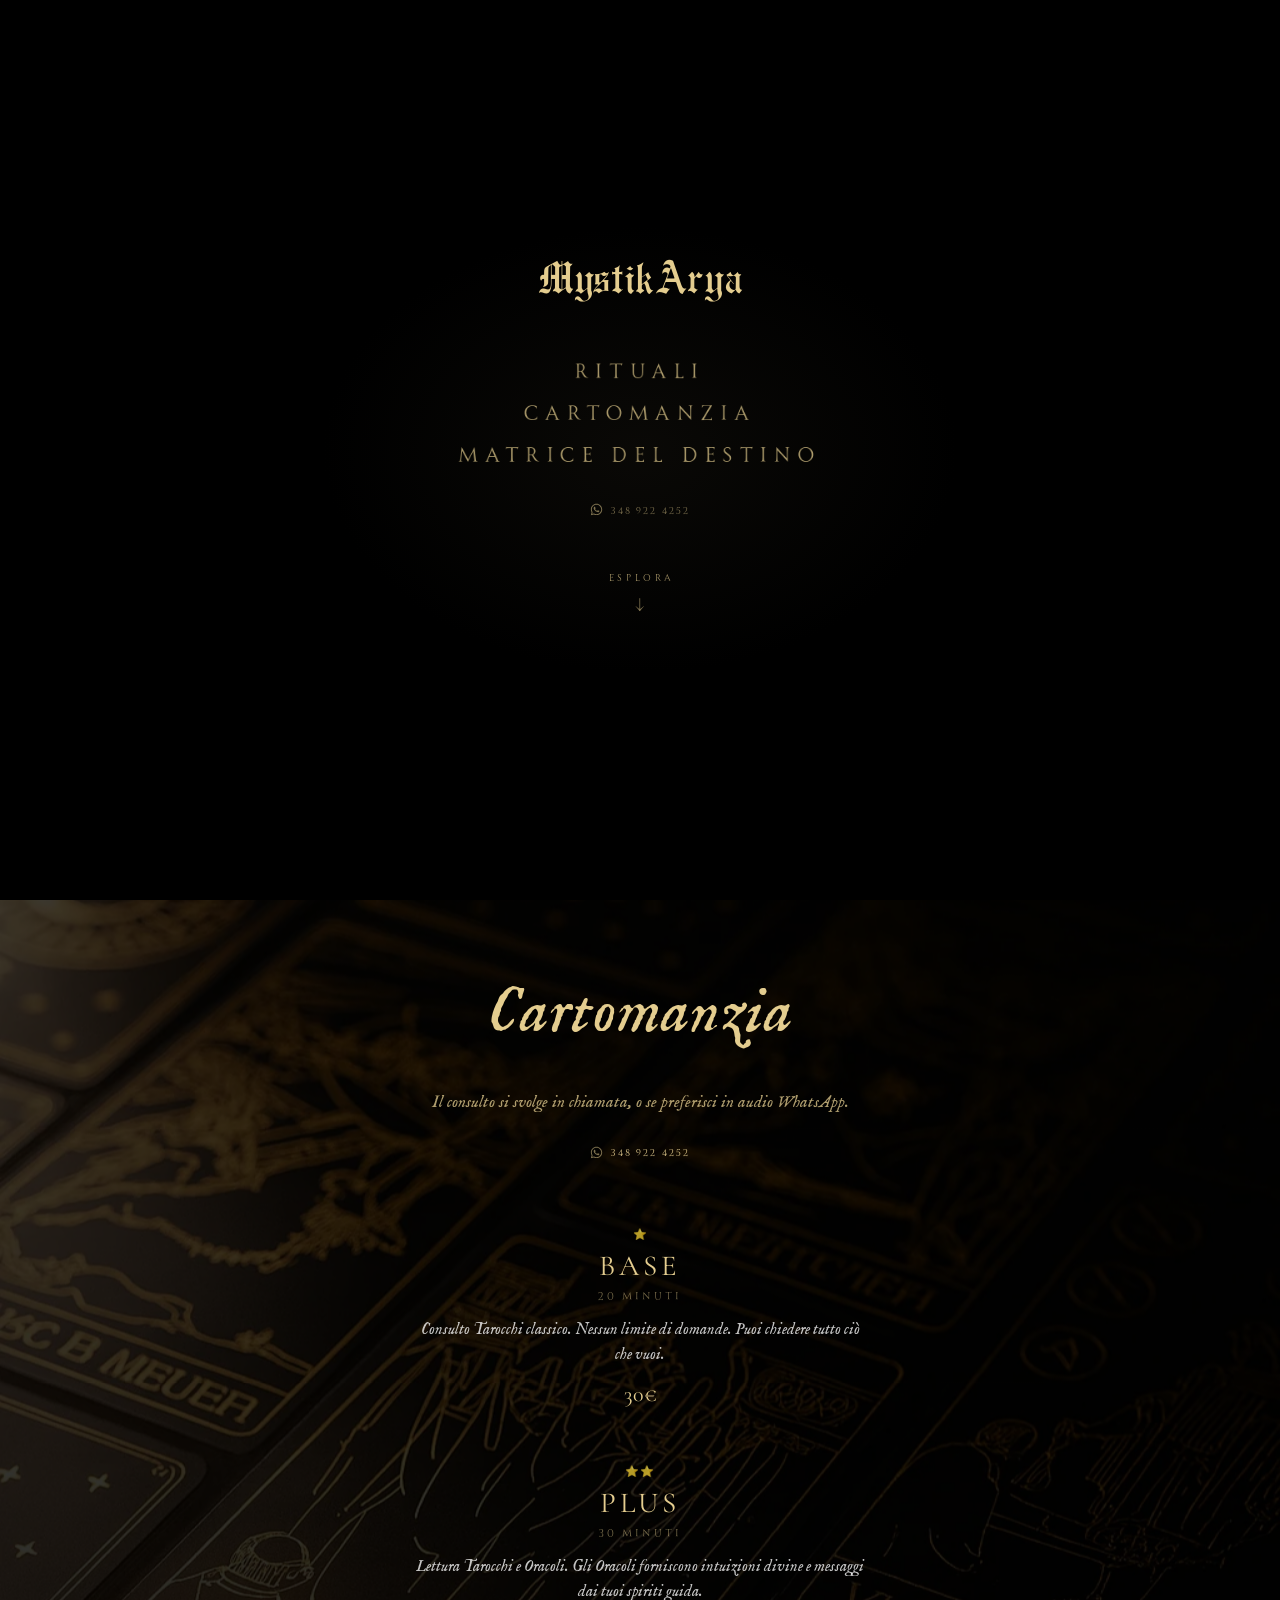
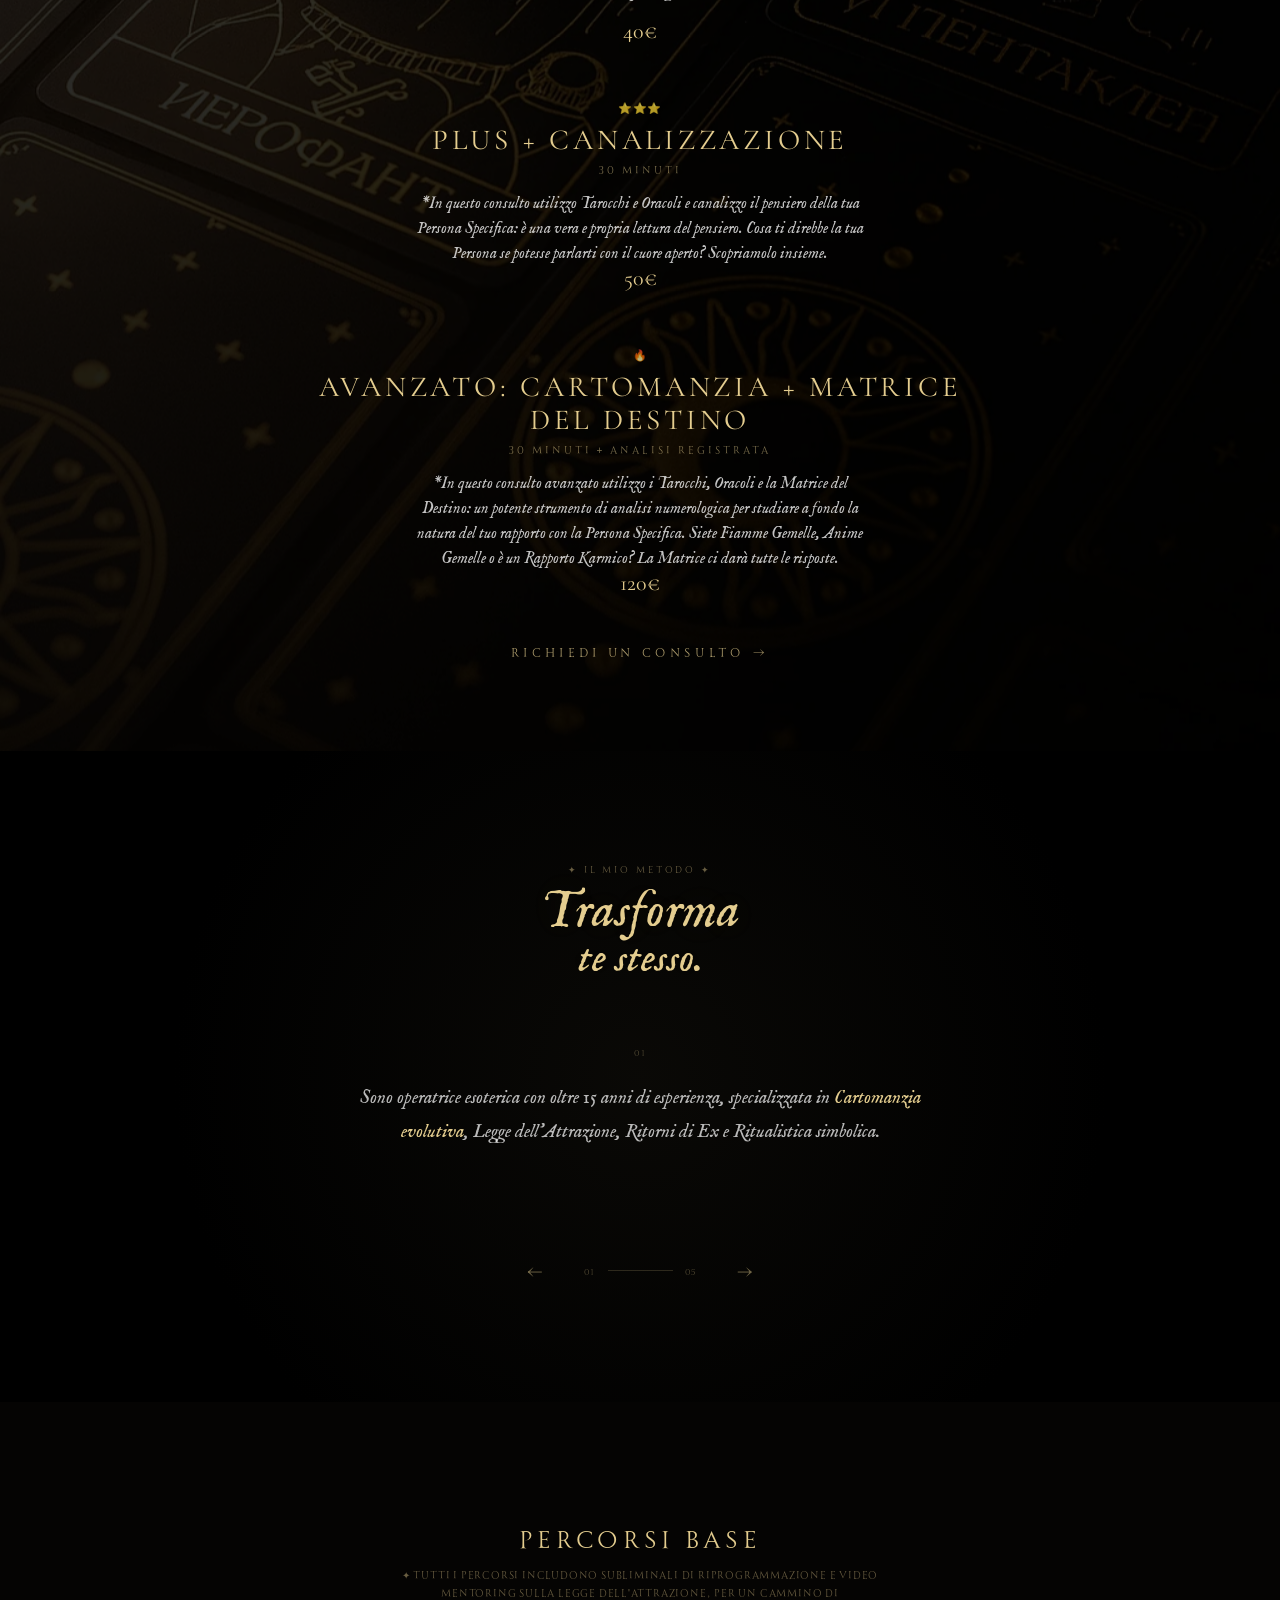
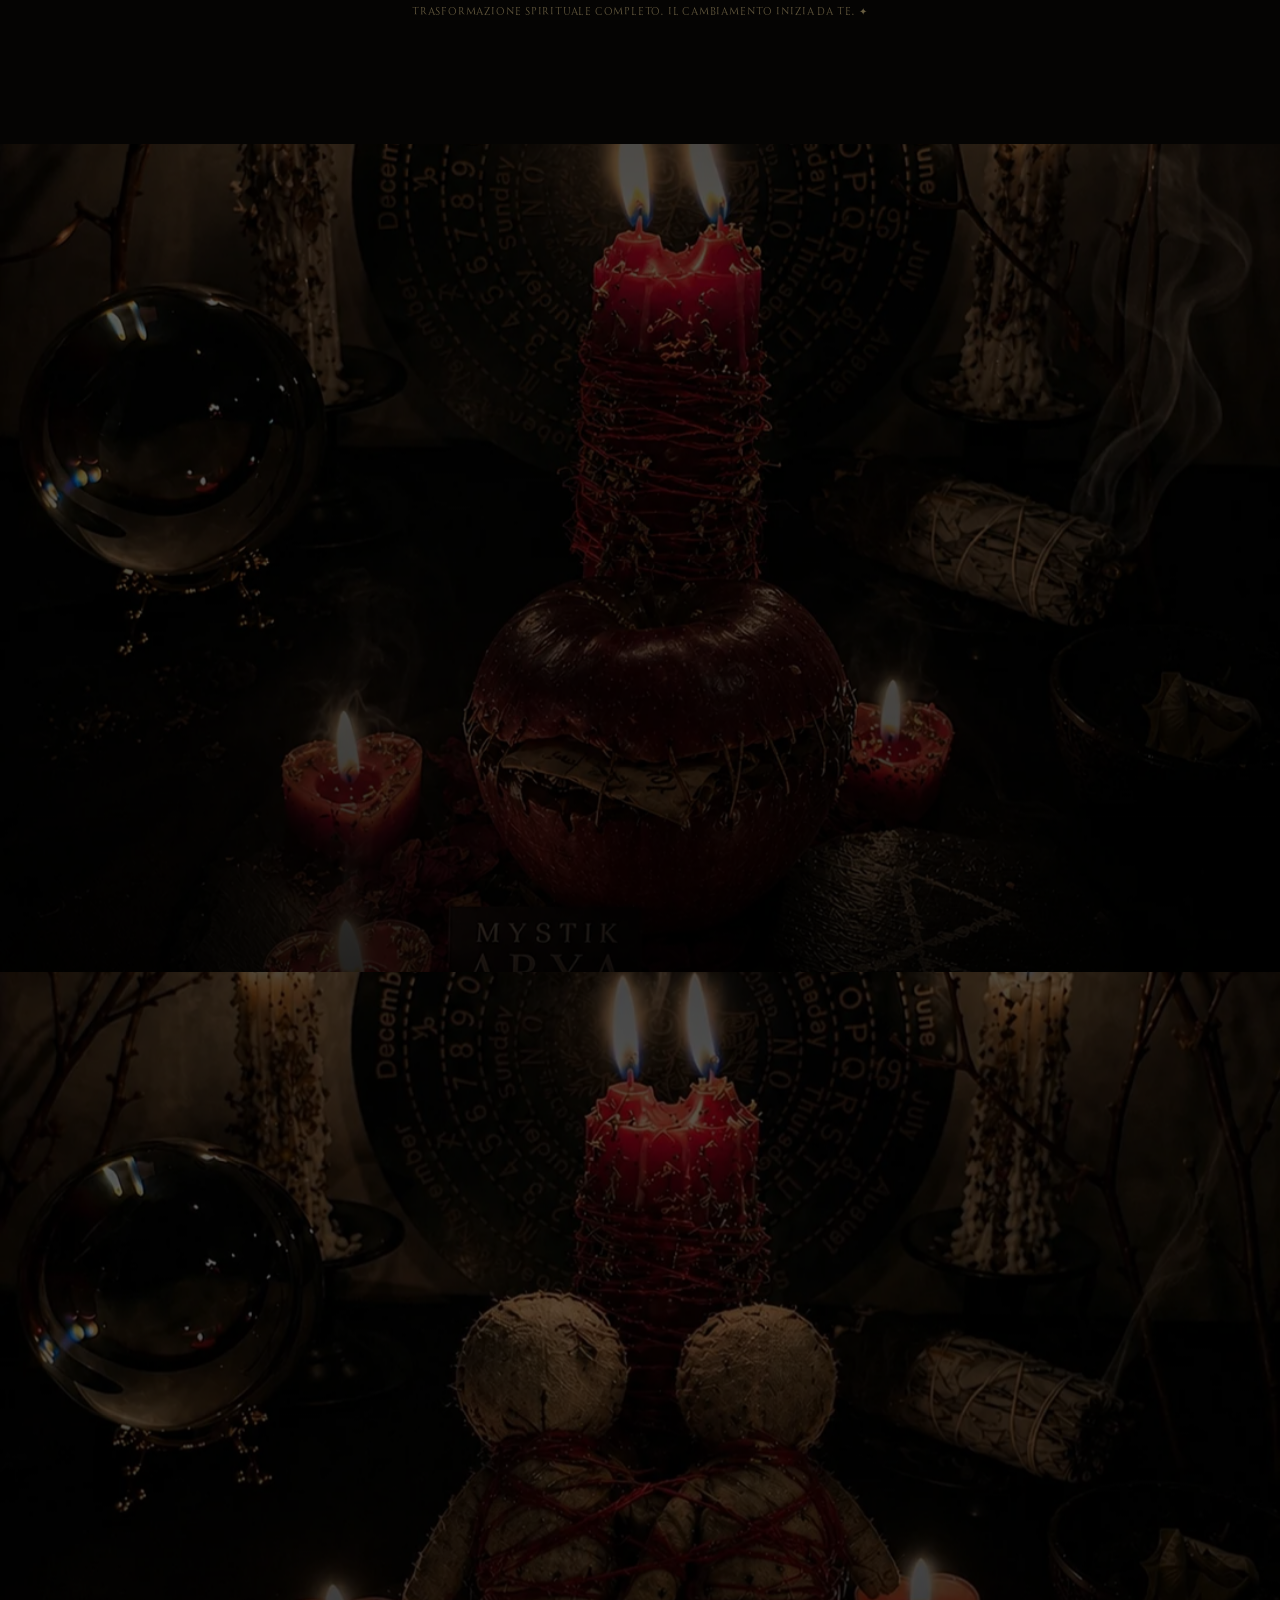
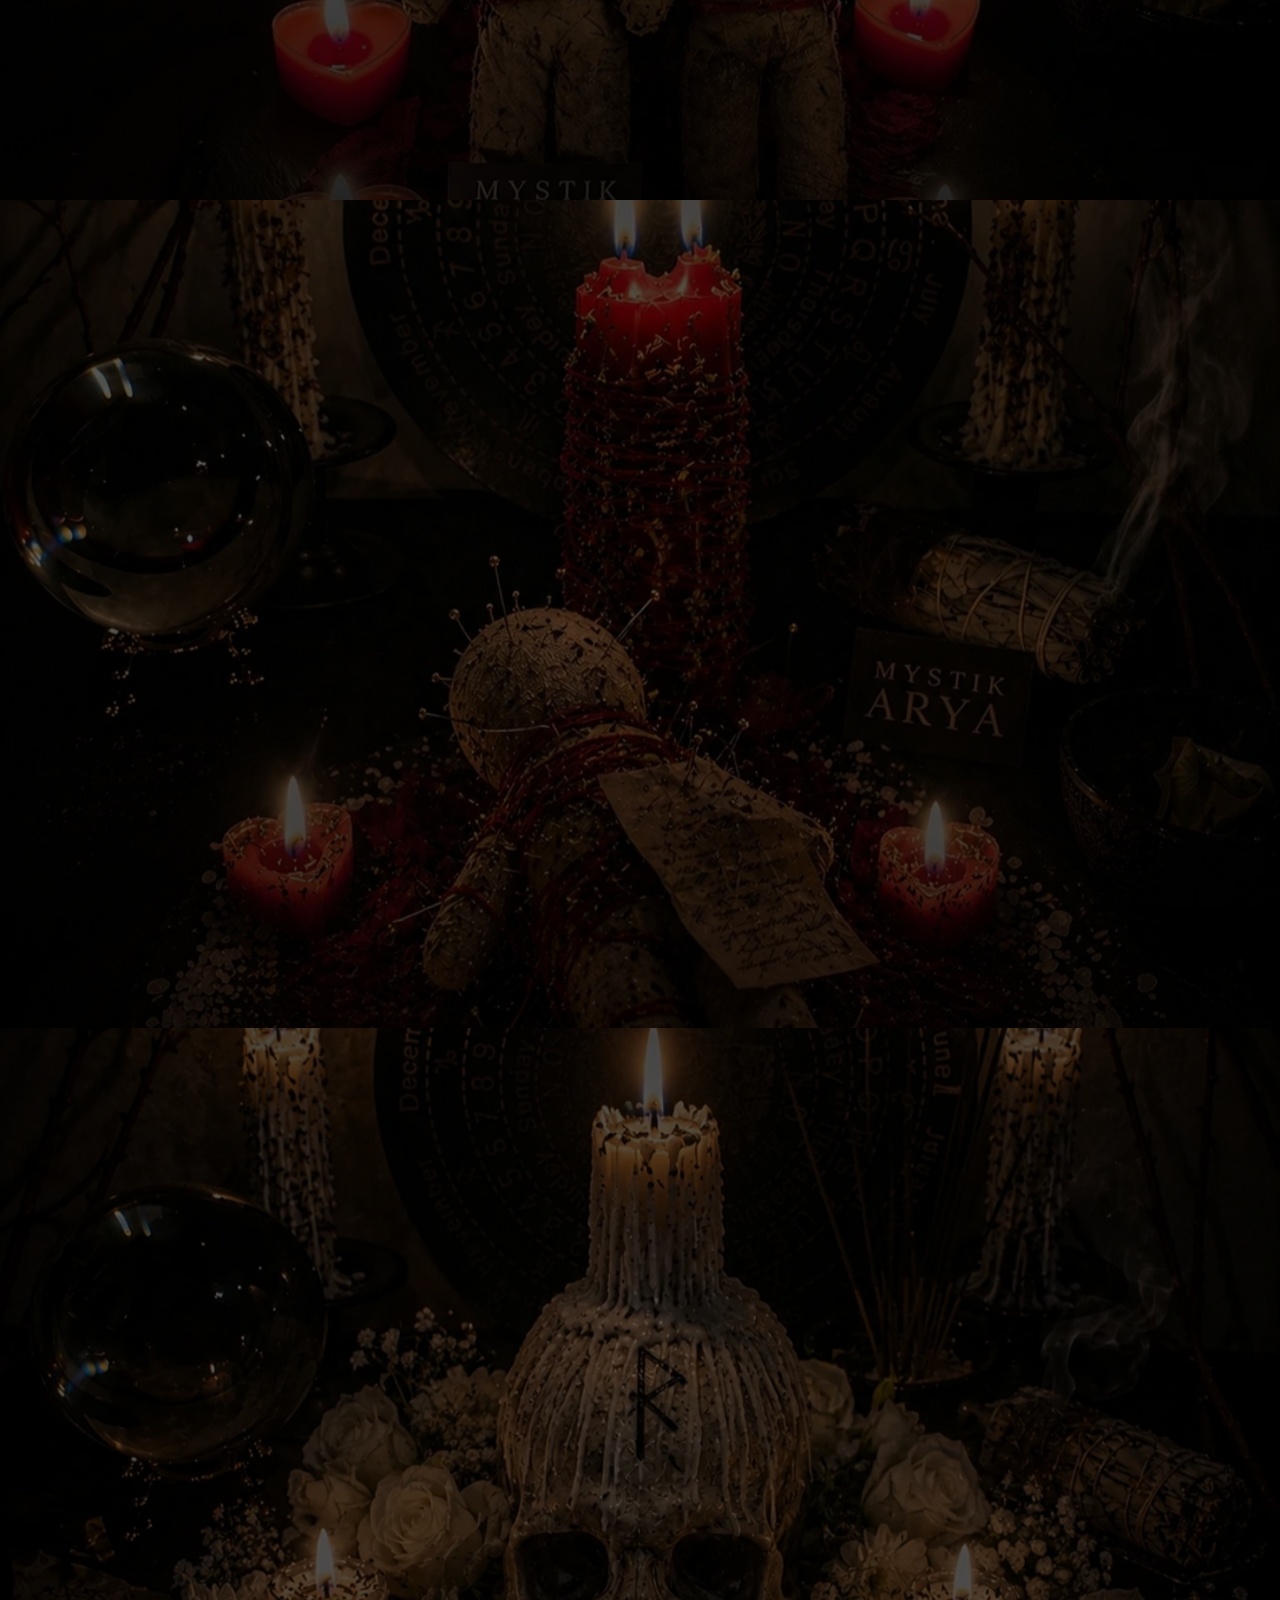
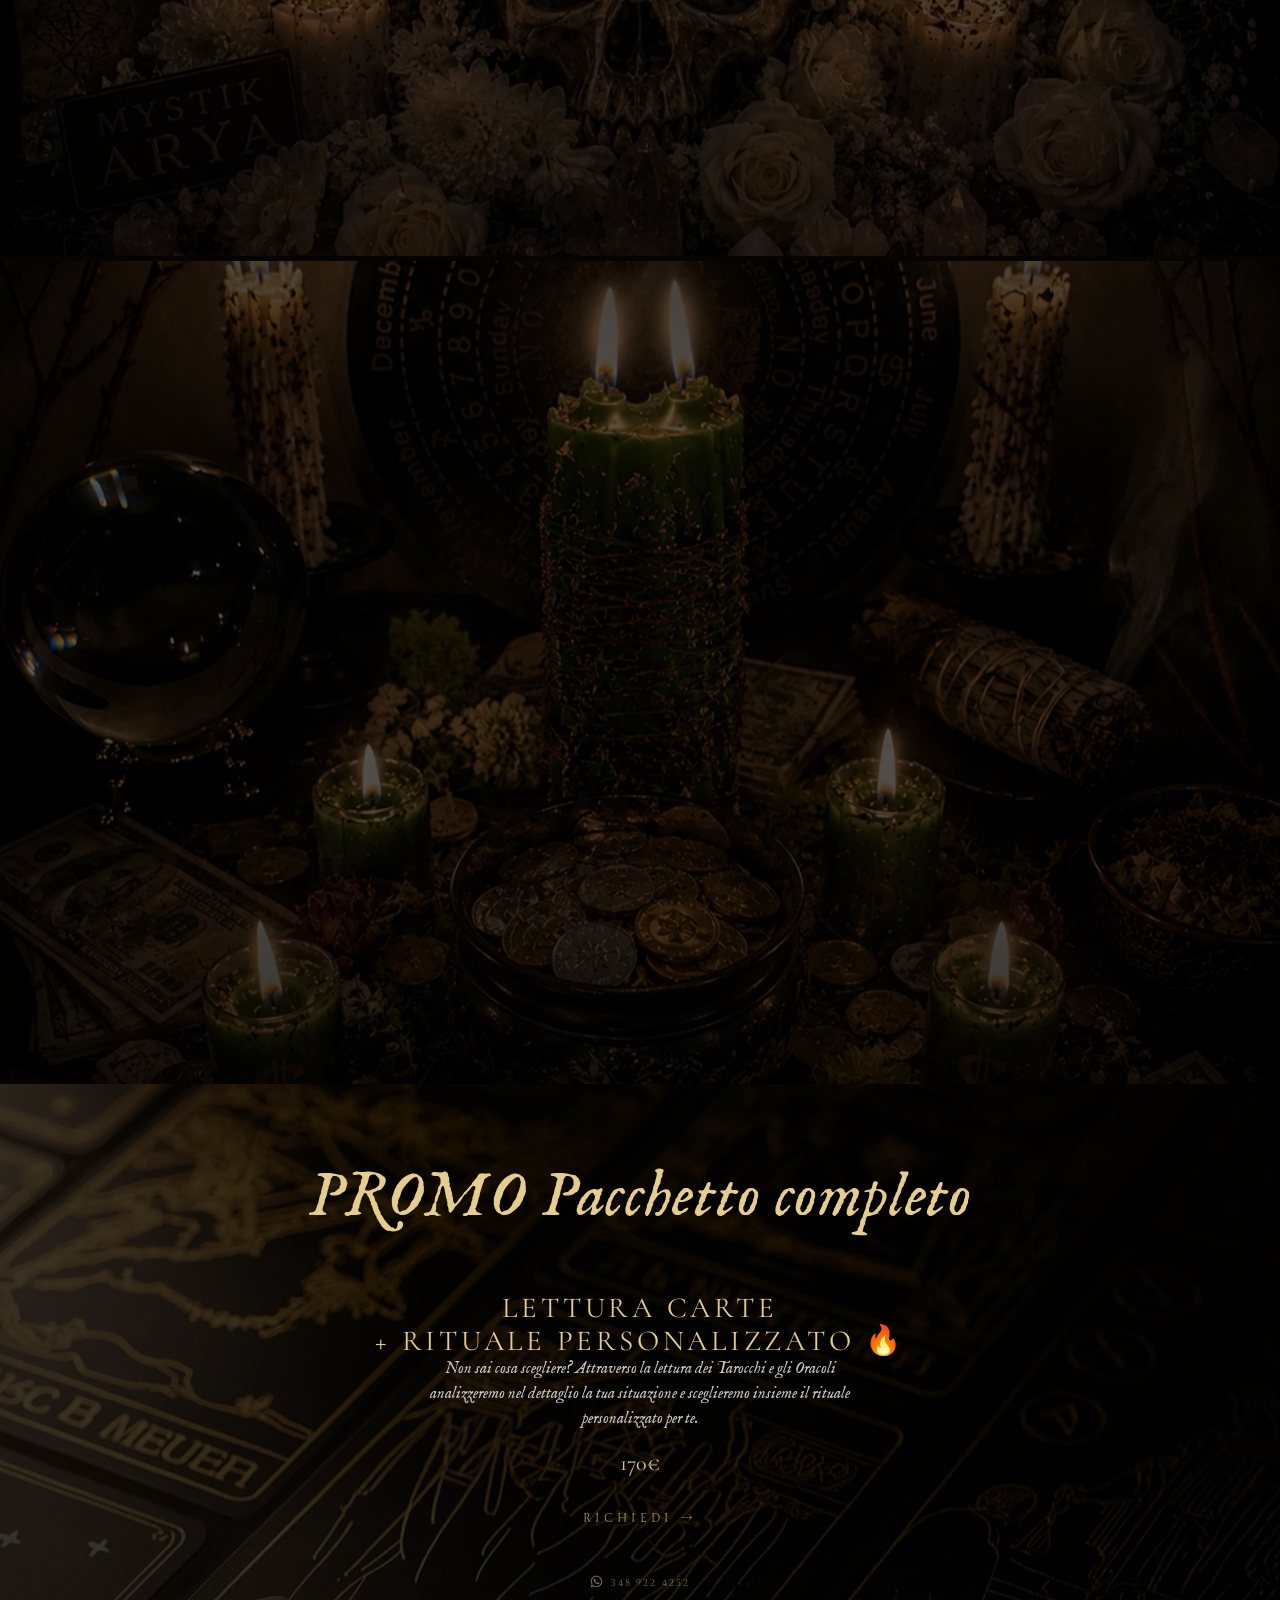
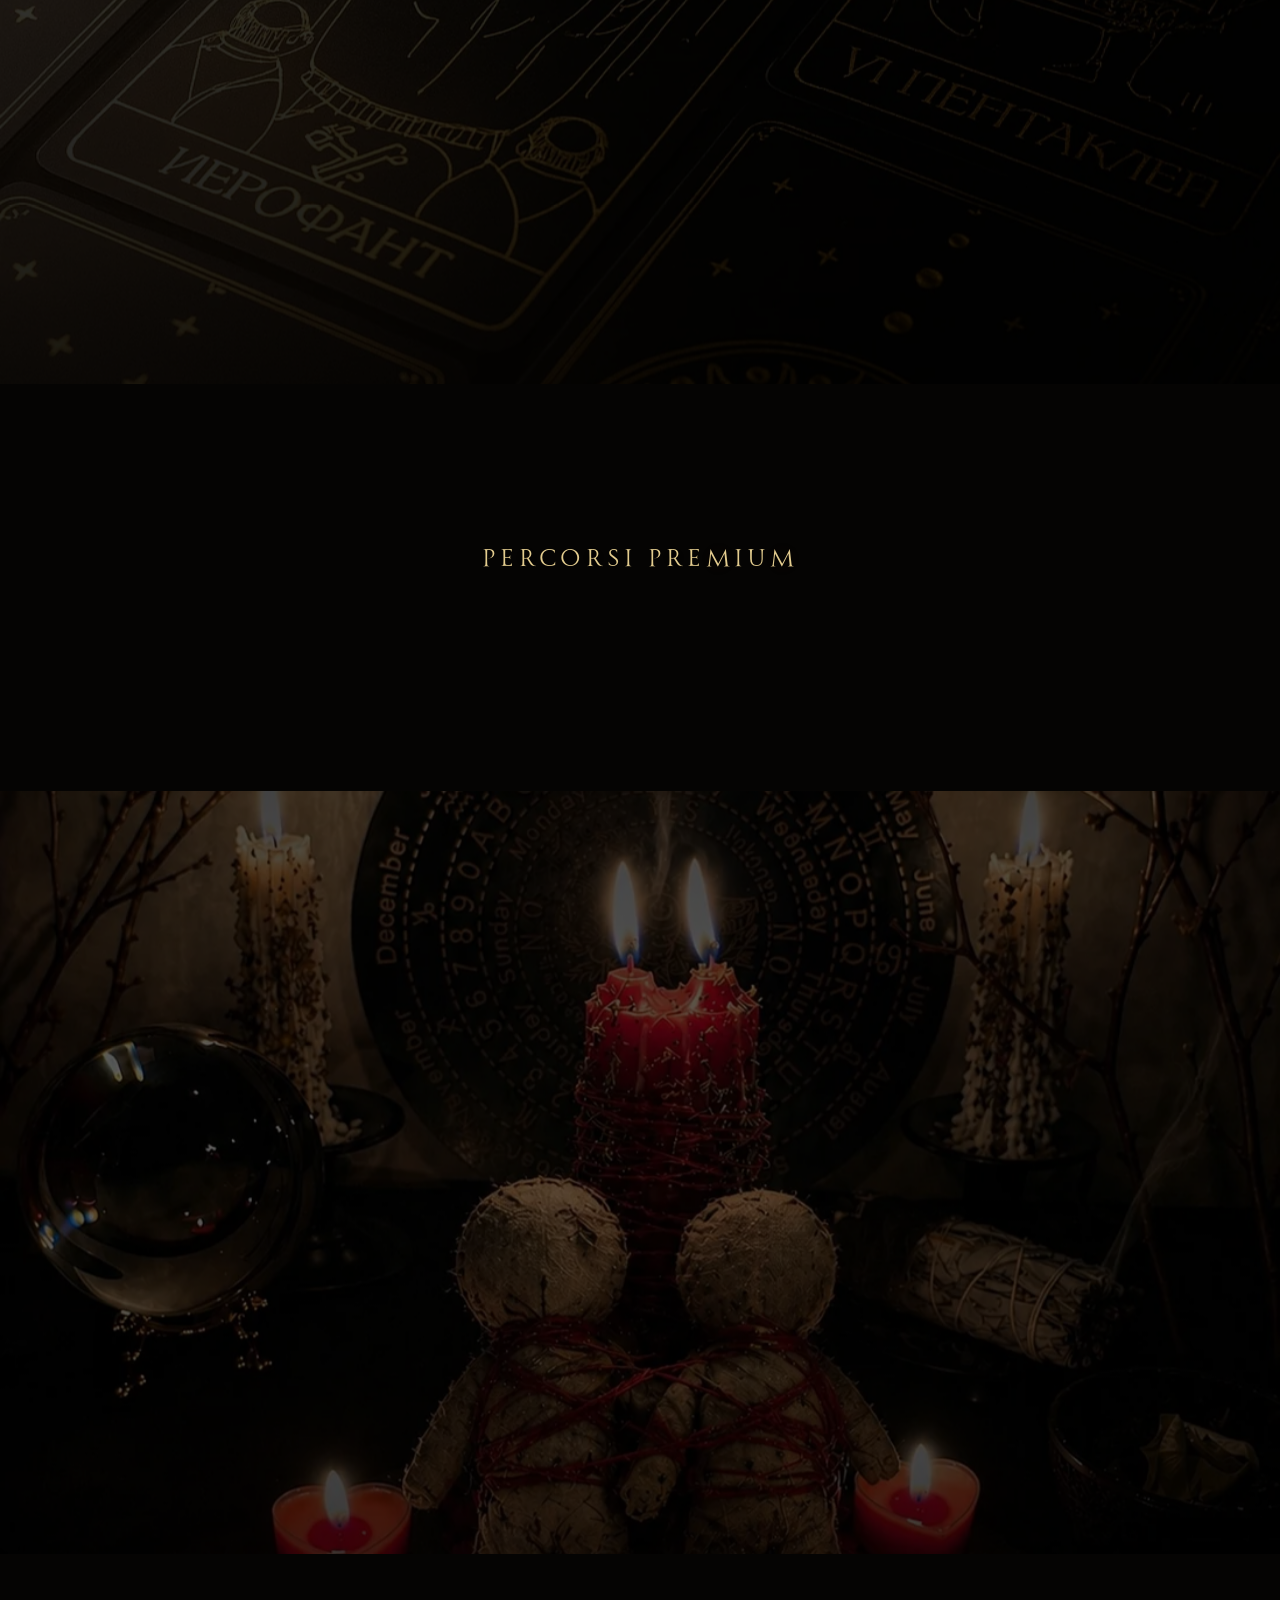
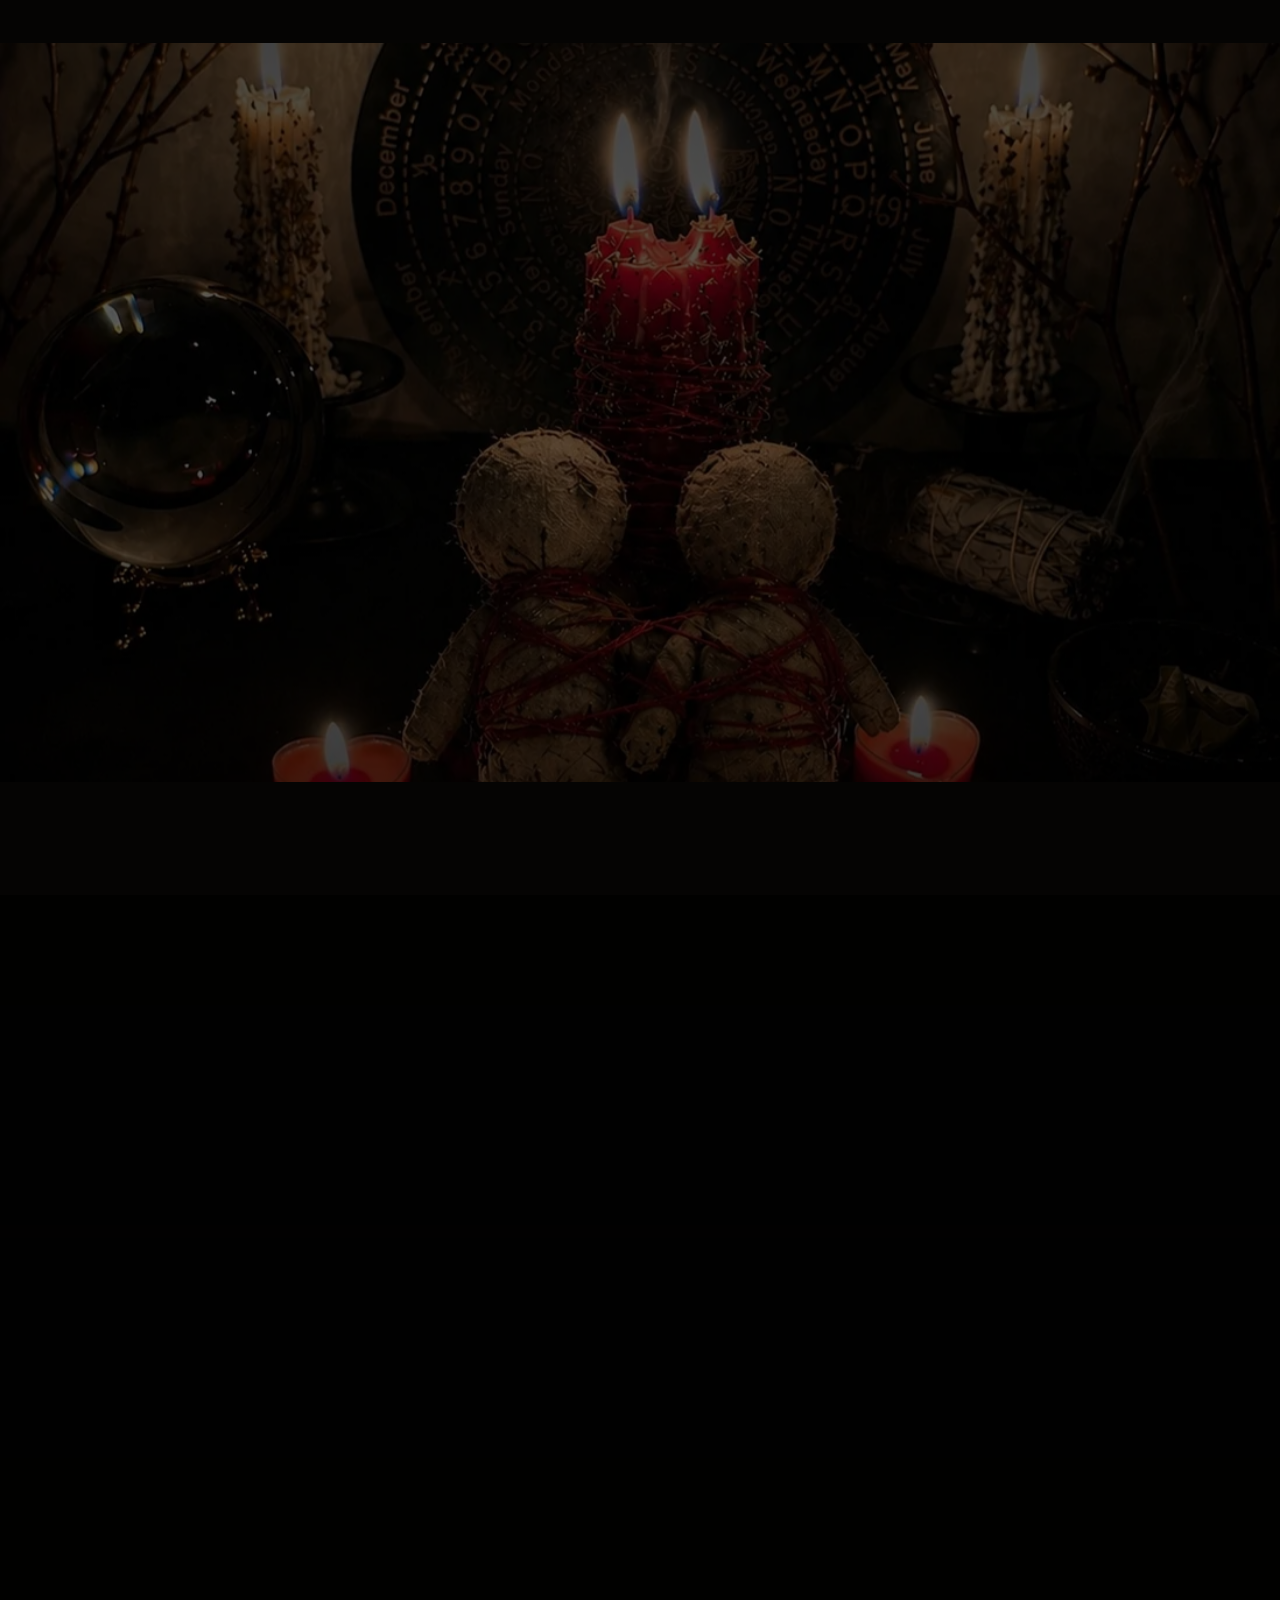
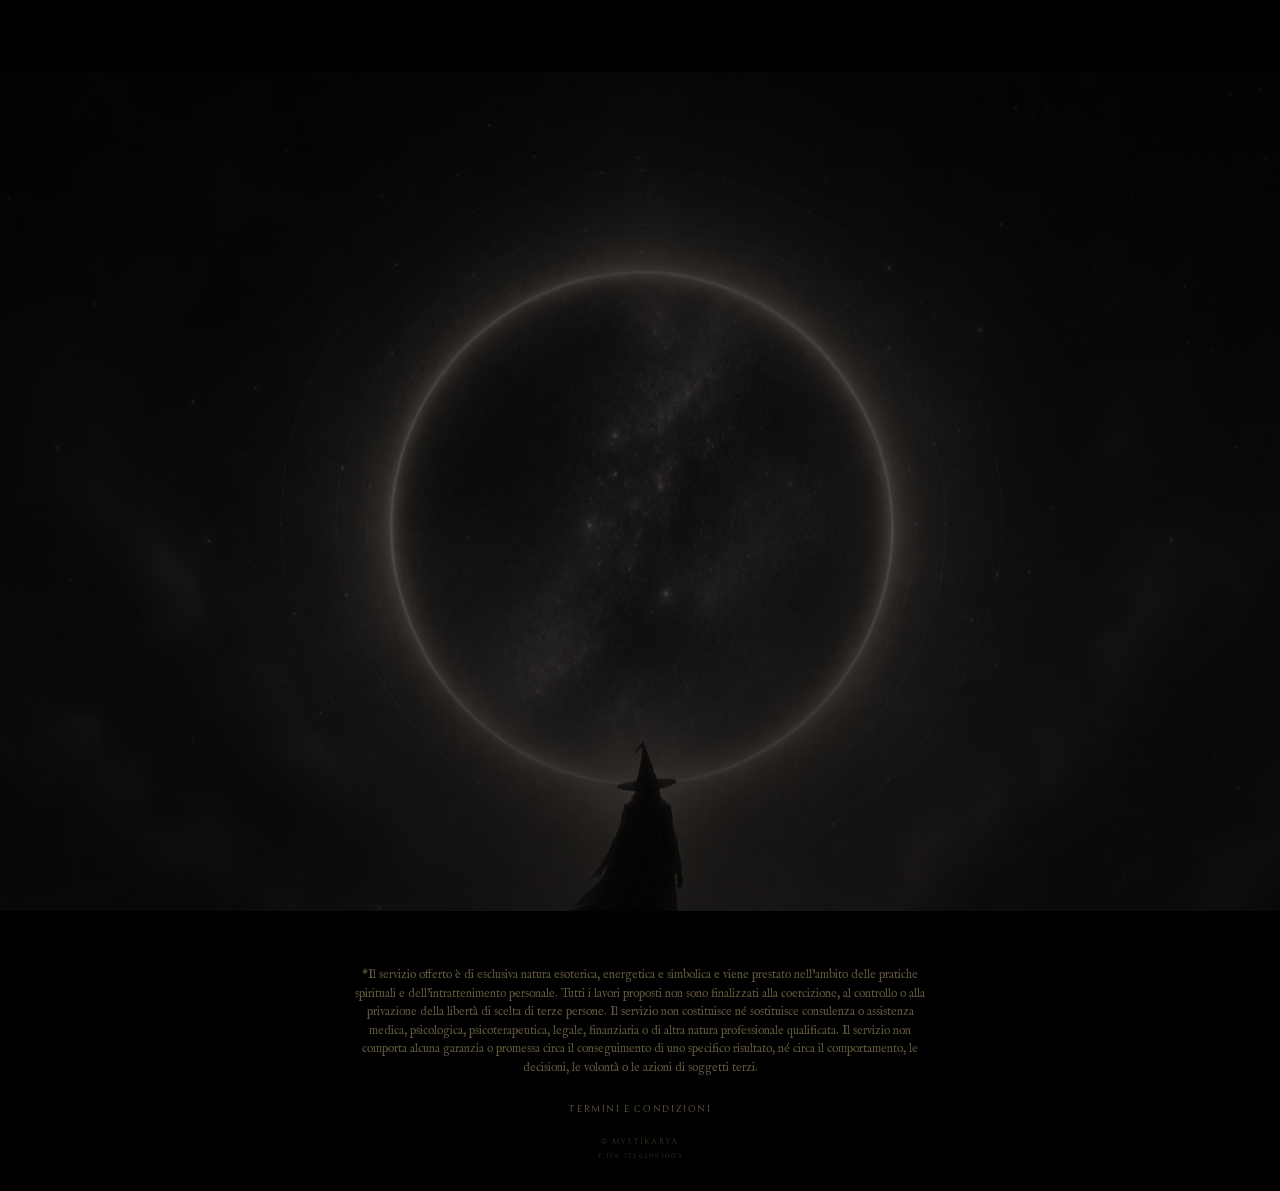
<file: index.html>
<!DOCTYPE html>
<html lang="it">

<head>
  <meta charset="UTF-8">
  <meta name="viewport" content="width=device-width, initial-scale=1.0">

  <link rel="preload" href="fonts/EngraversOldEnglish.otf" as="font" type="font/otf" crossorigin>
  <link rel="preload" href="fonts/CormorantGaramond.ttf" as="font" type="font/ttf" crossorigin>
  <link rel="preload" href="fonts/IMFellEnglish-Regular.ttf" as="font" type="font/ttf" crossorigin>
  <link rel="preload" href="fonts/IMFellEnglish-Italic.ttf" as="font" type="font/ttf" crossorigin>
  <link rel="preload" href="fonts/AllrounderMonument.otf" as="font" type="font/otf" crossorigin>

  <title>MystikArya</title>

  <link rel="stylesheet" href="style.css">
  <link rel="icon" type="image/png" href="assets/mystikaryalogo.png">
</head>

<body>

  <!-- ============================== SFONDO FUMO =============================== -->

  <div class="smoke-background">

    <video
      class="bg-video"
      autoplay
      muted
      loop
      playsinline
      preload="auto"
    >
      <source src="assets/smoke.mp4" type="video/mp4">
    </video>

    <div class="smoke-atmosphere"></div>
    <div class="smoke-vignette"></div>

  </div>


  <!-- ============================== CONTENUTO =============================== -->

  <main class="page">


    <!-- ========================== HERO =========================== -->

    <section class="hero">

      <div class="intro">

        <h1 class="brand">
          MystikArya
        </h1>

        <p class="subtitle">
          Rituali<br>
          Cartomanzia<br>
          Matrice del Destino
        </p>

        <!-- ====================== WHATSAPP ======================= -->

        <a
          href="https://wa.me/393489224252"
          target="_blank"
          rel="noopener"
          class="hero-whatsapp"
        >
          <svg
            class="hero-whatsapp-icon"
            viewBox="0 0 448 512"
            aria-hidden="true"
          >
            <path d="M380.9 97.1C339 55.1 283.2 32 223.9 32c-122.4 0-222 99.6-222 222 0 39.1 10.2 77.3 29.6 111L0 480l117.7-30.9c32.4 17.7 68.9 27 106.1 27h.1c122.3 0 224.1-99.6 224.1-222 0-59.3-25.2-115-67.1-157zm-157 341.6c-33.2 0-65.7-8.9-94-25.7l-6.7-4-69.8 18.3L72 359.2l-4.4-7c-18.5-29.4-28.2-63.3-28.2-98.2 0-101.7 82.8-184.5 184.6-184.5 49.3 0 95.6 19.2 130.4 54.1 34.8 34.9 55.7 81.2 55.6 130.5 0 101.8-84.9 184.6-186.1 184.6zm101.2-138.2c-5.5-2.8-32.8-16.2-37.9-18-5.1-1.9-8.8-2.8-12.5 2.8-3.7 5.6-14.3 18-17.6 21.8-3.2 3.7-6.5 4.2-12 1.4-32.6-16.3-54-29.1-75.5-66-5.7-9.8 5.7-9.1 16.3-30.3 1.8-3.7.9-6.9-.5-9.7-1.4-2.8-12.5-30.1-17.1-41.2-4.5-10.8-9.1-9.3-12.5-9.5-3.2-.2-6.9-.2-10.6-.2-3.7 0-9.7 1.4-14.8 6.9-5.1 5.6-19.4 19-19.4 46.3 0 27.3 19.9 53.7 22.6 57.4 2.8 3.7 39.1 59.7 94.8 83.8 35.2 15.2 49 16.5 66.6 13.9 10.7-1.6 32.8-13.4 37.4-26.4 4.6-13 4.6-24.1 3.2-26.4-1.3-2.5-5-3.9-10.5-6.7z"/>
          </svg>

          <span>348 922 4252</span>
        </a>

        <!-- ====================== ESPLORA ======================= -->

        <button
          class="explore"
          type="button"
          aria-label="Esplora Cartomanzia"
          onclick="document.getElementById('cartomanzia').scrollIntoView({ behavior: 'smooth' });"
        >
          <span class="explore-label">
            Esplora
          </span>

          <span
            class="explore-arrow"
            aria-hidden="true"
          >
            ↓
          </span>
        </button>

      </div>

    </section>


    <!-- ========================== CARTOMANZIA =========================== -->

    <section
      id="cartomanzia"
      class="section-cartomanzia"
      style="--bg: url('assets/bg-cartomanzia.webp')"
    >

      <!-- ====================== CONTENUTO ====================== -->

      <div class="cartomanzia-content">

        <h2 class="cartomanzia-title">
          Cartomanzia
        </h2>


        <!-- ====================== PACCHETTI ====================== -->

        <div class="cartomanzia-packages">


          <!-- INTRO PACCHETTI -->

          <div class="packages-intro">

            <p class="packages-description">
              Il consulto si svolge in chiamata, o se preferisci in audio WhatsApp.
                    <!-- ====================== WHATSAPP ======================= -->

       <br> <a
          href="https://wa.me/393489224252"
          target="_blank"
          rel="noopener"
          class="hero-whatsapp"
        >
          <svg
            class="hero-whatsapp-icon"
            viewBox="0 0 448 512"
            aria-hidden="true"
          >
            <path d="M380.9 97.1C339 55.1 283.2 32 223.9 32c-122.4 0-222 99.6-222 222 0 39.1 10.2 77.3 29.6 111L0 480l117.7-30.9c32.4 17.7 68.9 27 106.1 27h.1c122.3 0 224.1-99.6 224.1-222 0-59.3-25.2-115-67.1-157zm-157 341.6c-33.2 0-65.7-8.9-94-25.7l-6.7-4-69.8 18.3L72 359.2l-4.4-7c-18.5-29.4-28.2-63.3-28.2-98.2 0-101.7 82.8-184.5 184.6-184.5 49.3 0 95.6 19.2 130.4 54.1 34.8 34.9 55.7 81.2 55.6 130.5 0 101.8-84.9 184.6-186.1 184.6zm101.2-138.2c-5.5-2.8-32.8-16.2-37.9-18-5.1-1.9-8.8-2.8-12.5 2.8-3.7 5.6-14.3 18-17.6 21.8-3.2 3.7-6.5 4.2-12 1.4-32.6-16.3-54-29.1-75.5-66-5.7-9.8 5.7-9.1 16.3-30.3 1.8-3.7.9-6.9-.5-9.7-1.4-2.8-12.5-30.1-17.1-41.2-4.5-10.8-9.1-9.3-12.5-9.5-3.2-.2-6.9-.2-10.6-.2-3.7 0-9.7 1.4-14.8 6.9-5.1 5.6-19.4 19-19.4 46.3 0 27.3 19.9 53.7 22.6 57.4 2.8 3.7 39.1 59.7 94.8 83.8 35.2 15.2 49 16.5 66.6 13.9 10.7-1.6 32.8-13.4 37.4-26.4 4.6-13 4.6-24.1 3.2-26.4-1.3-2.5-5-3.9-10.5-6.7z"/>
          </svg>

          <span>348 922 4252</span>
        </a></p>

          </div>


          <!-- ====================== PACCHETTI STANDARD ====================== -->

          <div class="packages-grid">


            <!-- BASE -->

            <article class="package-card">

              <div class="package-stars">
                ⭐
              </div>

              <h3 class="package-name">
                Base
              </h3>

              <p class="package-duration">
                20 minuti
              </p>

              <p class="package-details">
                Consulto Tarocchi classico. Nessun limite di domande. Puoi chiedere tutto ciò che vuoi.
              </p>
              <div class="package-price">
                30€
              </div>


            </article>


            <!-- PLUS -->

            <article class="package-card">

              <div class="package-stars">
                ⭐⭐
              </div>

              <h3 class="package-name">
                Plus
              </h3>

              <p class="package-duration">
                30 minuti
              </p>
 <p class="package-details">
                Lettura Tarocchi e Oracoli. Gli Oracoli forniscono intuizioni divine e messaggi dai tuoi spiriti guida. 
              </p>
              <div class="package-price">
                40€
              </div>

            </article>


            <!-- PLUS + -->

            <article class="package-card">

              <div class="package-stars">
                ⭐⭐⭐
              </div>

              <h3 class="package-name">
                Plus + Canalizzazione
              </h3>

              <p class="package-duration">
                30 minuti
              </p>
 <p class="package-details">
*In questo consulto utilizzo Tarocchi e Oracoli e canalizzo il pensiero della tua Persona Specifica: è
una vera e propria lettura del pensiero. Cosa ti direbbe la tua Persona se potesse parlarti con il cuore aperto? Scopriamolo insieme.              </p>
              <div class="package-price">
                50€
              </div>


            </article>

            <!-- Avanzato -->

           <article class="package-card">

              <div class="package-stars">
                🔥
              </div>

              <h3 class="package-name">
                Avanzato: CARTOMANZIA + MATRICE DEL DESTINO
              </h3>

              <p class="package-duration">
                30 minuti + analisi registrata
              </p>
 <p class="package-details">
*In questo consulto avanzato utilizzo i Tarocchi, Oracoli e la Matrice del Destino: un potente strumento di analisi numerologica per studiare a fondo la natura del tuo rapporto con la Persona Specifica. Siete Fiamme Gemelle, Anime Gemelle o è un Rapporto Karmico? La Matrice ci darà tutte le risposte.               </p>
              <div class="package-price">
                120€
              </div>



            </article>

              <a
                href="https://wa.me/393489224252"
                target="_blank"
                rel="noopener"
                class="package-button"
              >
                Richiedi un consulto
              </a>


          </div>



        </div>

      </div>



    </section>

    <section id="metodo" class="section-metodo">

  <div class="metodo-content">

    <div class="metodo-heading">

      <span class="metodo-eyebrow">
        ✦ IL MIO METODO ✦
      </span>

      <h2 class="metodo-title">
        Trasforma<br>
        <em>te stesso.</em>
      </h2>

    </div>


    <div class="metodo-slider">

      <article class="metodo-slide active">

        <span class="metodo-number">
          01
        </span>

        <p>
          Sono operatrice esoterica con oltre 15 anni di esperienza,
          specializzata in <strong>Cartomanzia evolutiva</strong>,
          Legge dell’Attrazione, Ritorni di Ex e Ritualistica simbolica.
        </p>

      </article>


      <article class="metodo-slide">

        <span class="metodo-number">
          02
        </span>

        <p>
          Il mio metodo parte da un principio fondamentale:
          <strong>trasformare te</strong>, portandoti verso la versione
          di te capace di accedere alla
          <strong>realtà che desideri</strong>.
        </p>

      </article>


      <article class="metodo-slide">

        <span class="metodo-number">
          03
        </span>

        <p>
          Spesso un rituale viene eseguito da un operatore e poi vieni
          <strong>lasciata senza una reale guida</strong>.
          Con me è diverso: ogni percorso comprende
          <strong>video mentoring</strong> sulla Legge dell’Attrazione.
        </p>

      </article>


      <article class="metodo-slide">

        <span class="metodo-number">
          04
        </span>

        <p>
          Oltre all’aiuto energetico, voglio darti la chiave di accesso
          al tuo <strong>potere manifestante</strong>.
          L’obiettivo non è creare dipendenza da un ritualista.
        </p>

      </article>


      <article class="metodo-slide">

        <span class="metodo-number">
          05
        </span>

        <p class="metodo-final">
          Non un rituale standard.<br>
          <strong>Un percorso di evoluzione completo.</strong>
        </p>

      </article>

    </div>


    <div class="metodo-navigation">

      <button
        class="metodo-arrow metodo-prev"
        type="button"
        aria-label="Testo precedente">
        ←
      </button>


      <div class="metodo-progress">

        <span class="metodo-current">
          01
        </span>

        <span class="metodo-line"></span>

        <span>
          05
        </span>

      </div>


      <button
        class="metodo-arrow metodo-next"
        type="button"
        aria-label="Testo successivo">
        →
      </button>

    </div>

  </div>

</section>

<!-- ========================== RITUALI =========================== -->

<section id="rituali" class="section-rituali">

    <!-- INTRO -->
    <div class="rituali-intro">

        <h2 class="rituali-title">
            Percorsi Base
        </h2>

        <p class="rituali-note">
          ✦ Tutti i percorsi includono Subliminali di riprogrammazione e
            Video Mentoring sulla Legge dell'Attrazione, per un cammino
            di trasformazione spirituale completo. Il Cambiamento inizia da TE. ✦
        </p>

    </div>


    <!-- RITUALI -->
    <div class="rituali-items">


        <!-- AMORE -->

        <article class="rituale-item" style="--bg: url('assets/bg-amore.webp')">

            <div class="rituale-content">

                <h3 class="rituale-name">
                    AMORE
                </h3>

                <p class="rituale-description">
                    Il Rituale di Amore è una pratica esoterica, energetica e simbolica
orientata alla manifestazione dell’energia pura del sentimento di amore.
                </p>

                <div class="rituale-price">
                    92€
                </div>

                <a href="amore.html" class="rituale-button">
                    <span>LEGGI DI PIÙ</span>
                    <span class="rituale-arrow">→</span>
                </a>

            </div>

        </article>


        <!-- RITORNO EX -->

        <article class="rituale-item" style="--bg: url('assets/bg-ritorno.webp')">

            <div class="rituale-content">

                <h3 class="rituale-name">
                    Ritorno Ex
                </h3>

                <p class="rituale-description">
                    Il Rituale di Ritorno è un lavoro di riallineamento in una situazione di
allontanamento, finalizzato alla riconciliazione con la persona specifica.
                </p>

                <div class="rituale-price">
                    92€
                </div>

                <a href="ritorno.html" class="rituale-button">
                    <span>LEGGI DI PIÙ</span>
                    <span class="rituale-arrow">→</span>
                </a>

            </div>

        </article>


        <!-- OSSESSIONE -->

        <article class="rituale-item" style="--bg: url('assets/bg-ossessione.webp')">

            <div class="rituale-content">

                <h3 class="rituale-name">
                    Ossessione
                </h3>

                <p class="rituale-description">
Il Rituale di Ossessione è una pratica esoterica, energetica e simbolica
orientata all’intensificazione del desiderio e dell’impulso ossessivo.                </p>

                <div class="rituale-price">
                    92€
                </div>

                <a href="ossessione.html" class="rituale-button">
                    <span>LEGGI DI PIÙ</span>
                    <span class="rituale-arrow">→</span>
                </a>

            </div>

        </article>


        <!-- PURIFICAZIONE -->

        <article class="rituale-item" style="--bg: url('assets/bg-purificazione.webp')">

            <div class="rituale-content">

                <h3 class="rituale-name">
                    Purificazione
                </h3>

                <p class="rituale-description">
                    Il Rituale di Purificazione & Protezione è utilizzato per proteggersi spiritualmente e rimuovere blocchi personali e/o di coppia.
                </p>

                <div class="rituale-price">
                    92€
                </div>

                <a href="purificazione.html" class="rituale-button">
                    <span>LEGGI DI PIÙ</span>
                    <span class="rituale-arrow">→</span>
                </a>

            </div>

        </article>
                <!-- ABBONDANZA -->

        <article class="rituale-item" style="--bg: url('assets/bg-abbondanza.webp')">

            <div class="rituale-content">

                <h3 class="rituale-name">
                    Abbondanza
                </h3>

                <p class="rituale-description">
                    Il Rituale è un calamita: vuole amplificare e manifestare opportunità
connettendoti all’energia dell’abbondanza.
                </p>

                <div class="rituale-price">
                    92€
                </div>

                <a href="abbondanza.html" class="rituale-button">
                    <span>LEGGI DI PIÙ</span>
                    <span class="rituale-arrow">→</span>
                </a>

            </div>

        </article>


    </div>

</section>

<section id="cartomanzia" class="section-cartomanzia" style="--bg: url('assets/bg-cartomanzia.webp')">

  <div class="cartomanzia-content">

    <h2 class="cartomanzia-title">
      PROMO
      Pacchetto completo
    </h2>

    <div class="packages-grid">

      <article class="package-card">

        <h3 class="package-name">
          LETTURA CARTE
          <br>
          + RITUALE PERSONALIZZATO 🔥
        </h3>

        <p class="package-details">
          Non sai cosa scegliere? Attraverso la lettura dei Tarocchi e gli Oracoli
          analizzeremo nel dettaglio la tua situazione e
          sceglieremo insieme il rituale personalizzato per te.
        </p>
<br>
        <div class="package-price">
          170€
        </div>
<br>
        <a
      href="https://wa.me/393489224252"
      target="_blank"
      rel="noopener"
      class="package-button"
    >
      Richiedi
    </a>

    <br>
        <!-- ====================== WHATSAPP ======================= -->

        <a
          href="https://wa.me/393489224252"
          target="_blank"
          rel="noopener"
          class="hero-whatsapp"
        >
          <svg
            class="hero-whatsapp-icon"
            viewBox="0 0 448 512"
            aria-hidden="true"
          >
            <path d="M380.9 97.1C339 55.1 283.2 32 223.9 32c-122.4 0-222 99.6-222 222 0 39.1 10.2 77.3 29.6 111L0 480l117.7-30.9c32.4 17.7 68.9 27 106.1 27h.1c122.3 0 224.1-99.6 224.1-222 0-59.3-25.2-115-67.1-157zm-157 341.6c-33.2 0-65.7-8.9-94-25.7l-6.7-4-69.8 18.3L72 359.2l-4.4-7c-18.5-29.4-28.2-63.3-28.2-98.2 0-101.7 82.8-184.5 184.6-184.5 49.3 0 95.6 19.2 130.4 54.1 34.8 34.9 55.7 81.2 55.6 130.5 0 101.8-84.9 184.6-186.1 184.6zm101.2-138.2c-5.5-2.8-32.8-16.2-37.9-18-5.1-1.9-8.8-2.8-12.5 2.8-3.7 5.6-14.3 18-17.6 21.8-3.2 3.7-6.5 4.2-12 1.4-32.6-16.3-54-29.1-75.5-66-5.7-9.8 5.7-9.1 16.3-30.3 1.8-3.7.9-6.9-.5-9.7-1.4-2.8-12.5-30.1-17.1-41.2-4.5-10.8-9.1-9.3-12.5-9.5-3.2-.2-6.9-.2-10.6-.2-3.7 0-9.7 1.4-14.8 6.9-5.1 5.6-19.4 19-19.4 46.3 0 27.3 19.9 53.7 22.6 57.4 2.8 3.7 39.1 59.7 94.8 83.8 35.2 15.2 49 16.5 66.6 13.9 10.7-1.6 32.8-13.4 37.4-26.4 4.6-13 4.6-24.1 3.2-26.4-1.3-2.5-5-3.9-10.5-6.7z"/>
          </svg>

          <span>348 922 4252</span>
        </a>

        <br>
      </article>

    </div>


  </div>

</section>

<section id="rituali2" class="section-rituali">

    <!-- INTRO -->
    <div class="rituali-intro">

        <h2 class="rituali-title">
            Percorsi Premium
        </h2>

    </div>


    <!-- RITUALI -->
    <div class="rituali-items">


        <article class="rituale-item" style="--bg: url('assets/bg-ritorno.webp')">

            <div class="rituale-content">

                <h3 class="rituale-name">
                    Legamento di Amore Eterno
                </h3>

                <a href="https://wa.me/393489224252" target="_blank" rel="noopener" class="rituale-button">
                    <span>INFO IN PRIVATO</span>
                    <span class="rituale-arrow">→</span>
                </a>

            </div>

        </article>

                <article class="rituale-item" style="--bg: url('assets/bg-ritorno.webp')">

            <div class="rituale-content">

                <h3 class="rituale-name">
                    Legamento di Sesso
                </h3>

                <a href="https://wa.me/393489224252" target="_blank" rel="noopener" class="rituale-button">
                    <span>INFO IN PRIVATO</span>
                    <span class="rituale-arrow">→</span>
                </a>

            </div>

        </article>

                <article class="rituale-item rituale-item--sfondo-sito">

            <video
                class="rituale-item-video"
                autoplay
                muted
                loop
                playsinline
                preload="auto"
            >
                <source src="assets/smoke.mp4" type="video/mp4">
            </video>

            <div class="rituale-content">

                <h3 class="rituale-name">
                    Percorsi personalizzati
                </h3>


                <p class="rituale-description">
                   Non trovi ciò che cerchi? Richiedi un lavoro personalizzato, realizzato su misura per le tue esigenze.
                </p>

                <a href="https://wa.me/393489224252" target="_blank" rel="noopener" class="rituale-button">
                    <span>INFO IN PRIVATO</span>
                    <span class="rituale-arrow">→</span>
                </a>

            </div>

        </article>




    </div>

</section>


<!-- ========================== CORSO DI STREGONERIA =========================== -->

<section id="corso" class="section-corso" style="--bg: url('assets/bg-corso.webp')">

    <div class="corso-content">

        <h2 class="corso-title corso-fade">
            Corso di Stregoneria
        </h2>

        <p class="corso-subtitle corso-fade">
            <span class="corso-ornament">✦</span>
            Risveglia il tuo potere
            <span class="corso-ornament">✦</span>
        </p>

        <ul class="corso-list">

            <li class="corso-item corso-fade">
                <strong>10 video lezioni</strong> di teoria e pratica
            </li>

            <li class="corso-item corso-item--emphasis corso-fade">
                <strong>6 potentissimi Rituali</strong> con Sigilli e video tutorial:
                <span class="corso-item-sub">
                    (Amore, Ossessione, Separazione, Protezione, Purificazione, Soldi)
                </span>
            </li>

            <li class="corso-item corso-fade">
                <strong>Grimorio della Strega</strong>: il tuo dizionario esoterico su
                candele, erbe, pietre e ingredienti segreti
            </li>

            <li class="corso-item corso-fade">
                <strong>Meditazioni</strong> guidate per il potenziamento dei rituali
            </li>

            <li class="corso-item corso-fade">
                Accesso alla <strong>Community</strong> privata
            </li>

            <li class="corso-item corso-item--emphasis corso-fade">
                <strong>Test finale con certificato</strong>
            </li>

        </ul>

        <a
            href="corsostregoneria.html"
            class="rituale-button corso-button"
        >
            <span>SCOPRI DI PIÙ</span>
            <span class="rituale-arrow">→</span>
        </a>

    </div>

</section>

  </main>


  <!-- ============================== JAVASCRIPT =============================== -->

  <script src="js/cartomanzia.js"></script>
  <script src="js/metodo.js"></script>
  <script src="js/rituali.js"></script>

<footer class="site-footer">

  <div class="footer-content">


    <p class="footer-disclaimer">
     *Il servizio offerto è di esclusiva natura esoterica, energetica e simbolica e viene prestato nell’ambito delle pratiche spirituali e dell’intrattenimento personale. Tutti i lavori proposti non sono finalizzati alla coercizione, al controllo o alla privazione della libertà di scelta di terze persone. Il servizio non costituisce né sostituisce consulenza o assistenza medica, psicologica, psicoterapeutica, legale, finanziaria o di altra natura professionale qualificata. Il servizio non comporta alcuna garanzia o promessa circa il conseguimento di uno specifico risultato, né circa il comportamento, le decisioni, le volontà o le azioni di soggetti terzi.
    </p>

    <div class="footer-links">

      <a href="termini.html" class="footer-link">
        Termini e Condizioni
      </a>

    </div>

    <div class="footer-copy">
      © MystikArya
      <br><small>P.IVA 17562091003</small>
    </div>

  </div>

</footer>
</body>

</html>
</file>
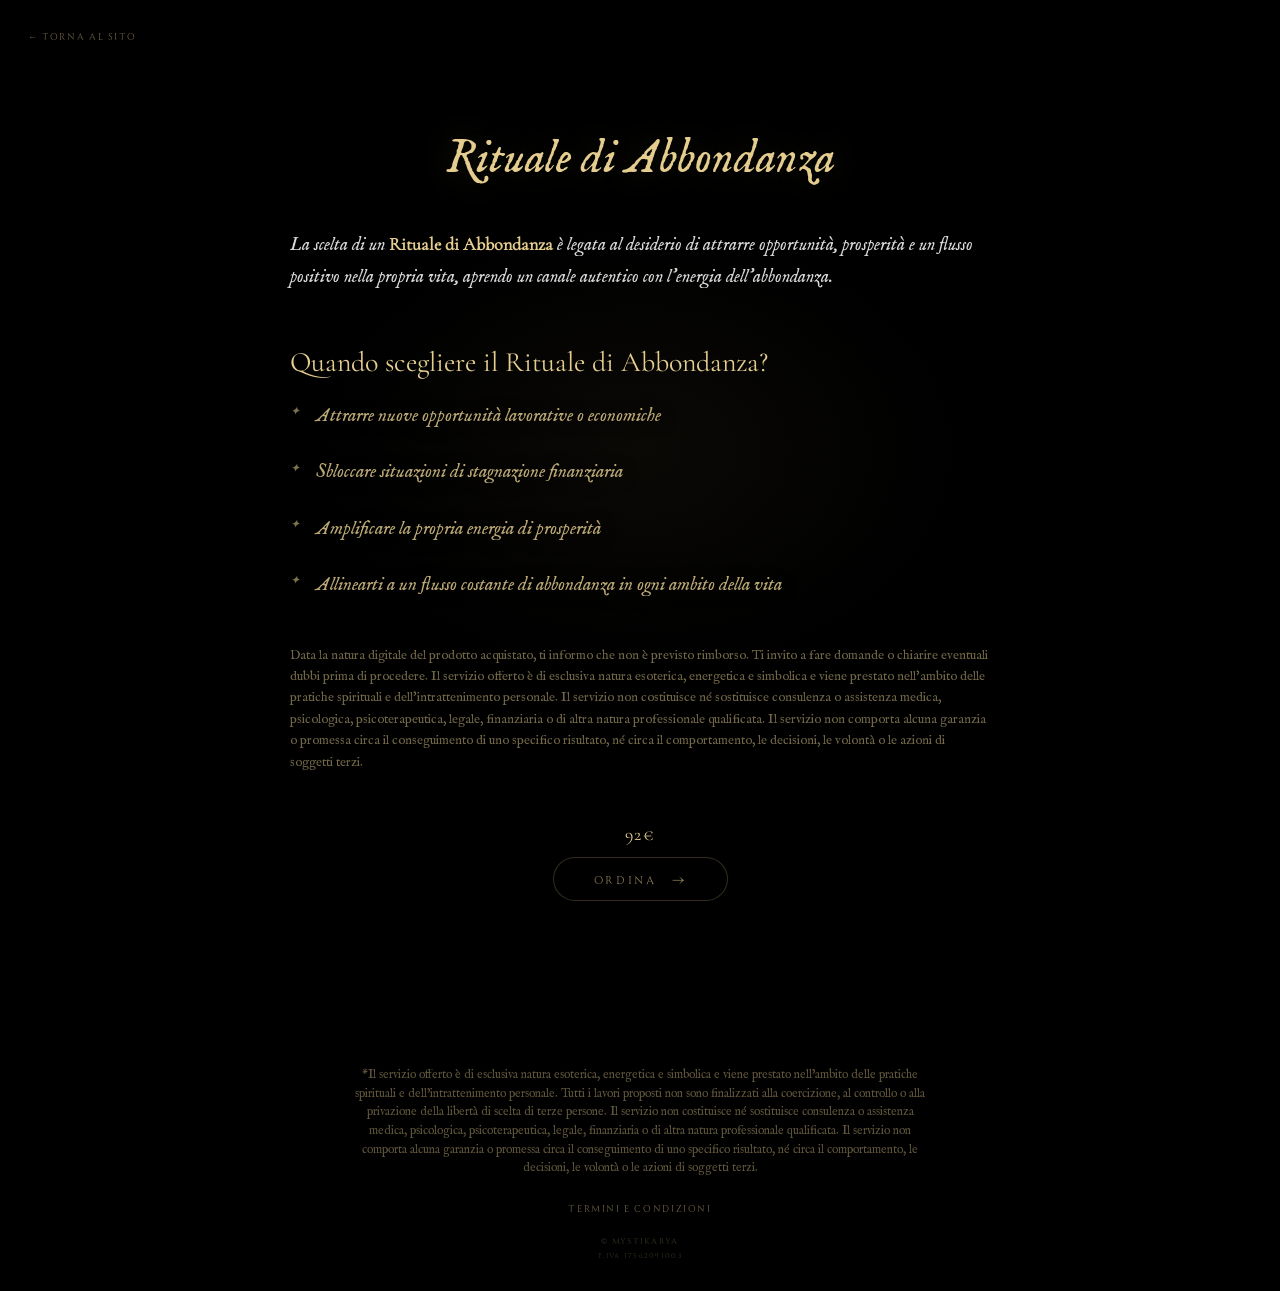
<file: abbondanza.html>
<!DOCTYPE html>
<html lang="it">

<head>
  <meta charset="UTF-8">
  <meta name="viewport" content="width=device-width, initial-scale=1.0">

  <link rel="preload" href="fonts/CormorantGaramond.ttf" as="font" type="font/ttf" crossorigin>
  <link rel="preload" href="fonts/IMFellEnglish-Regular.ttf" as="font" type="font/ttf" crossorigin>
  <link rel="preload" href="fonts/IMFellEnglish-Italic.ttf" as="font" type="font/ttf" crossorigin>
  <link rel="preload" href="fonts/AllrounderMonument.otf" as="font" type="font/otf" crossorigin>

  <title>Rituale di Abbondanza | MystikArya</title>

  <link rel="stylesheet" href="style.css">
  <link rel="icon" type="image/png" href="assets/mystikaryalogo.png">
</head>

<body>

  <!-- ============================== SFONDO FUMO =============================== -->

  <div class="smoke-background">

    <video
      class="bg-video"
      autoplay
      muted
      loop
      playsinline
      preload="auto"
    >
      <source src="assets/smoke.mp4" type="video/mp4">
    </video>

    <div class="smoke-atmosphere"></div>
    <div class="smoke-vignette"></div>

  </div>


  <!-- ============================== CONTENUTO =============================== -->

  <a href="index.html" class="footer-link articolo-back">
    ← Torna al sito
  </a>

  <main class="page">

    <section class="articolo-page">

      <div class="articolo-content">

        <h1 class="articolo-title">
          Rituale di Abbondanza
        </h1>

        <p class="articolo-intro">
          La scelta di un <strong>Rituale di Abbondanza</strong> è legata
          al desiderio di attrarre opportunità, prosperità e un flusso
          positivo nella propria vita, aprendo un canale autentico con
          l'energia dell'abbondanza.
        </p>

        <h2 class="articolo-subtitle">
          Quando scegliere il Rituale di Abbondanza?
        </h2>

        <ul class="corso-list articolo-list">

          <li class="corso-item">
            Attrarre nuove opportunità lavorative o economiche
          </li>

          <li class="corso-item">
            Sbloccare situazioni di stagnazione finanziaria
          </li>

          <li class="corso-item">
            Amplificare la propria energia di prosperità
          </li>

          <li class="corso-item">
            Allinearti a un flusso costante di abbondanza in ogni
            ambito della vita
          </li>

        </ul>

        <p class="articolo-disclaimer">
          Data la natura digitale del prodotto acquistato, ti informo
          che non è previsto rimborso. Ti invito a fare domande o
          chiarire eventuali dubbi prima di procedere. Il servizio offerto è di esclusiva natura esoterica,
          energetica e simbolica e viene prestato nell'ambito delle
          pratiche spirituali e dell'intrattenimento personale. Il
          servizio non costituisce né sostituisce consulenza o
          assistenza medica, psicologica, psicoterapeutica, legale,
          finanziaria o di altra natura professionale qualificata. Il
          servizio non comporta alcuna garanzia o promessa circa il
          conseguimento di uno specifico risultato, né circa il
          comportamento, le decisioni, le volontà o le azioni di
          soggetti terzi.
        </p>


        <div class="rituale-price articolo-price">
          92€
        </div>

        <a
          href="https://wa.me/393489224252"
          target="_blank"
          rel="noopener"
          class="rituale-button articolo-button"
        >
          <span>ORDINA</span>
          <span class="rituale-arrow">→</span>
        </a>

      </div>

    </section>

  </main>


  <footer class="site-footer">

    <div class="footer-content">

      <p class="footer-disclaimer">
        *Il servizio offerto è di esclusiva natura esoterica, energetica e simbolica e viene prestato nell’ambito delle pratiche spirituali e dell’intrattenimento personale. Tutti i lavori proposti non sono finalizzati alla coercizione, al controllo o alla privazione della libertà di scelta di terze persone. Il servizio non costituisce né sostituisce consulenza o assistenza medica, psicologica, psicoterapeutica, legale, finanziaria o di altra natura professionale qualificata. Il servizio non comporta alcuna garanzia o promessa circa il conseguimento di uno specifico risultato, né circa il comportamento, le decisioni, le volontà o le azioni di soggetti terzi.
      </p>

      <div class="footer-links">
        <a href="termini.html" class="footer-link">
          Termini e Condizioni
        </a>
      </div>

      <div class="footer-copy">
        © MystikArya
        <br><small>P.IVA 17562091003</small>
      </div>

    </div>

  </footer>

</body>

</html>
</file>
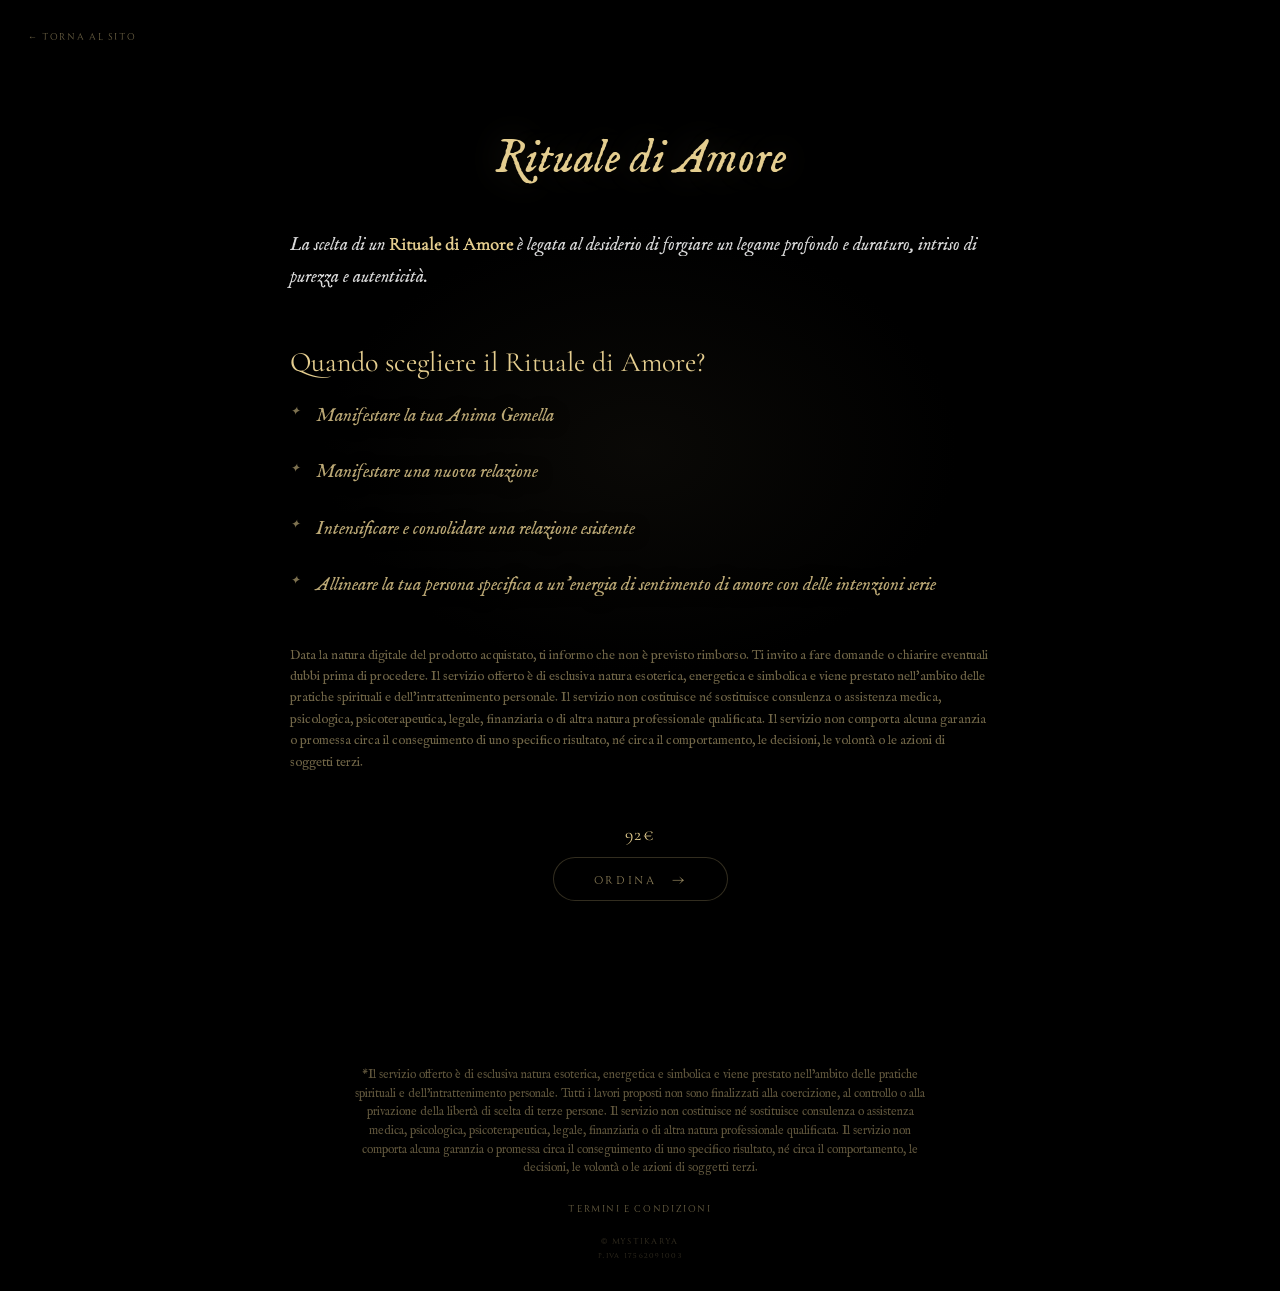
<file: amore.html>
<!DOCTYPE html>
<html lang="it">

<head>
  <meta charset="UTF-8">
  <meta name="viewport" content="width=device-width, initial-scale=1.0">

  <link rel="preload" href="fonts/CormorantGaramond.ttf" as="font" type="font/ttf" crossorigin>
  <link rel="preload" href="fonts/IMFellEnglish-Regular.ttf" as="font" type="font/ttf" crossorigin>
  <link rel="preload" href="fonts/IMFellEnglish-Italic.ttf" as="font" type="font/ttf" crossorigin>
  <link rel="preload" href="fonts/AllrounderMonument.otf" as="font" type="font/otf" crossorigin>
  <title>Rituale di Amore | MystikArya</title>

  <link rel="stylesheet" href="style.css">
  <link rel="icon" type="image/png" href="assets/mystikaryalogo.png">
</head>

<body>

  <!-- ============================== SFONDO FUMO =============================== -->

  <div class="smoke-background">

    <video
      class="bg-video"
      autoplay
      muted
      loop
      playsinline
      preload="auto"
    >
      <source src="assets/smoke.mp4" type="video/mp4">
    </video>

    <div class="smoke-atmosphere"></div>
    <div class="smoke-vignette"></div>

  </div>


  <!-- ============================== CONTENUTO =============================== -->

  <a href="index.html" class="footer-link articolo-back">
    ← Torna al sito
  </a>

  <main class="page">

    <section class="articolo-page">

      <div class="articolo-content">

        <h1 class="articolo-title">
          Rituale di Amore
        </h1>

        <p class="articolo-intro">
          La scelta di un <strong>Rituale di Amore</strong> è legata al
          desiderio di forgiare un legame profondo e duraturo, intriso
          di purezza e autenticità.
        </p>

        <h2 class="articolo-subtitle">
          Quando scegliere il Rituale di Amore?
        </h2>

        <ul class="corso-list articolo-list">

          <li class="corso-item">
            Manifestare la tua Anima Gemella
          </li>

          <li class="corso-item">
            Manifestare una nuova relazione
          </li>

          <li class="corso-item">
            Intensificare e consolidare una relazione esistente
          </li>

          <li class="corso-item">
            Allineare la tua persona specifica a un'energia di
            sentimento di amore con delle intenzioni serie
          </li>

        </ul>

        <p class="articolo-disclaimer">
          Data la natura digitale del prodotto acquistato, ti informo
          che non è previsto rimborso. Ti invito a fare domande o
          chiarire eventuali dubbi prima di procedere. Il servizio offerto è di esclusiva natura esoterica,
          energetica e simbolica e viene prestato nell'ambito delle
          pratiche spirituali e dell'intrattenimento personale. Il
          servizio non costituisce né sostituisce consulenza o
          assistenza medica, psicologica, psicoterapeutica, legale,
          finanziaria o di altra natura professionale qualificata. Il
          servizio non comporta alcuna garanzia o promessa circa il
          conseguimento di uno specifico risultato, né circa il
          comportamento, le decisioni, le volontà o le azioni di
          soggetti terzi.
        </p>

        <div class="rituale-price articolo-price">
          92€
        </div>

        <a
          href="https://wa.me/393489224252"
          target="_blank"
          rel="noopener"
          class="rituale-button articolo-button"
        >
          <span>ORDINA</span>
          <span class="rituale-arrow">→</span>
        </a>

      </div>

    </section>

  </main>


  <footer class="site-footer">

    <div class="footer-content">

      <p class="footer-disclaimer">
        *Il servizio offerto è di esclusiva natura esoterica, energetica e simbolica e viene prestato nell’ambito delle pratiche spirituali e dell’intrattenimento personale. Tutti i lavori proposti non sono finalizzati alla coercizione, al controllo o alla privazione della libertà di scelta di terze persone. Il servizio non costituisce né sostituisce consulenza o assistenza medica, psicologica, psicoterapeutica, legale, finanziaria o di altra natura professionale qualificata. Il servizio non comporta alcuna garanzia o promessa circa il conseguimento di uno specifico risultato, né circa il comportamento, le decisioni, le volontà o le azioni di soggetti terzi.
      </p>

      <div class="footer-links">
        <a href="termini.html" class="footer-link">
          Termini e Condizioni
        </a>
      </div>

      <div class="footer-copy">
        © MystikArya
        <br><small>P.IVA 17562091003</small>
      </div>

    </div>

  </footer>

</body>

</html>
</file>
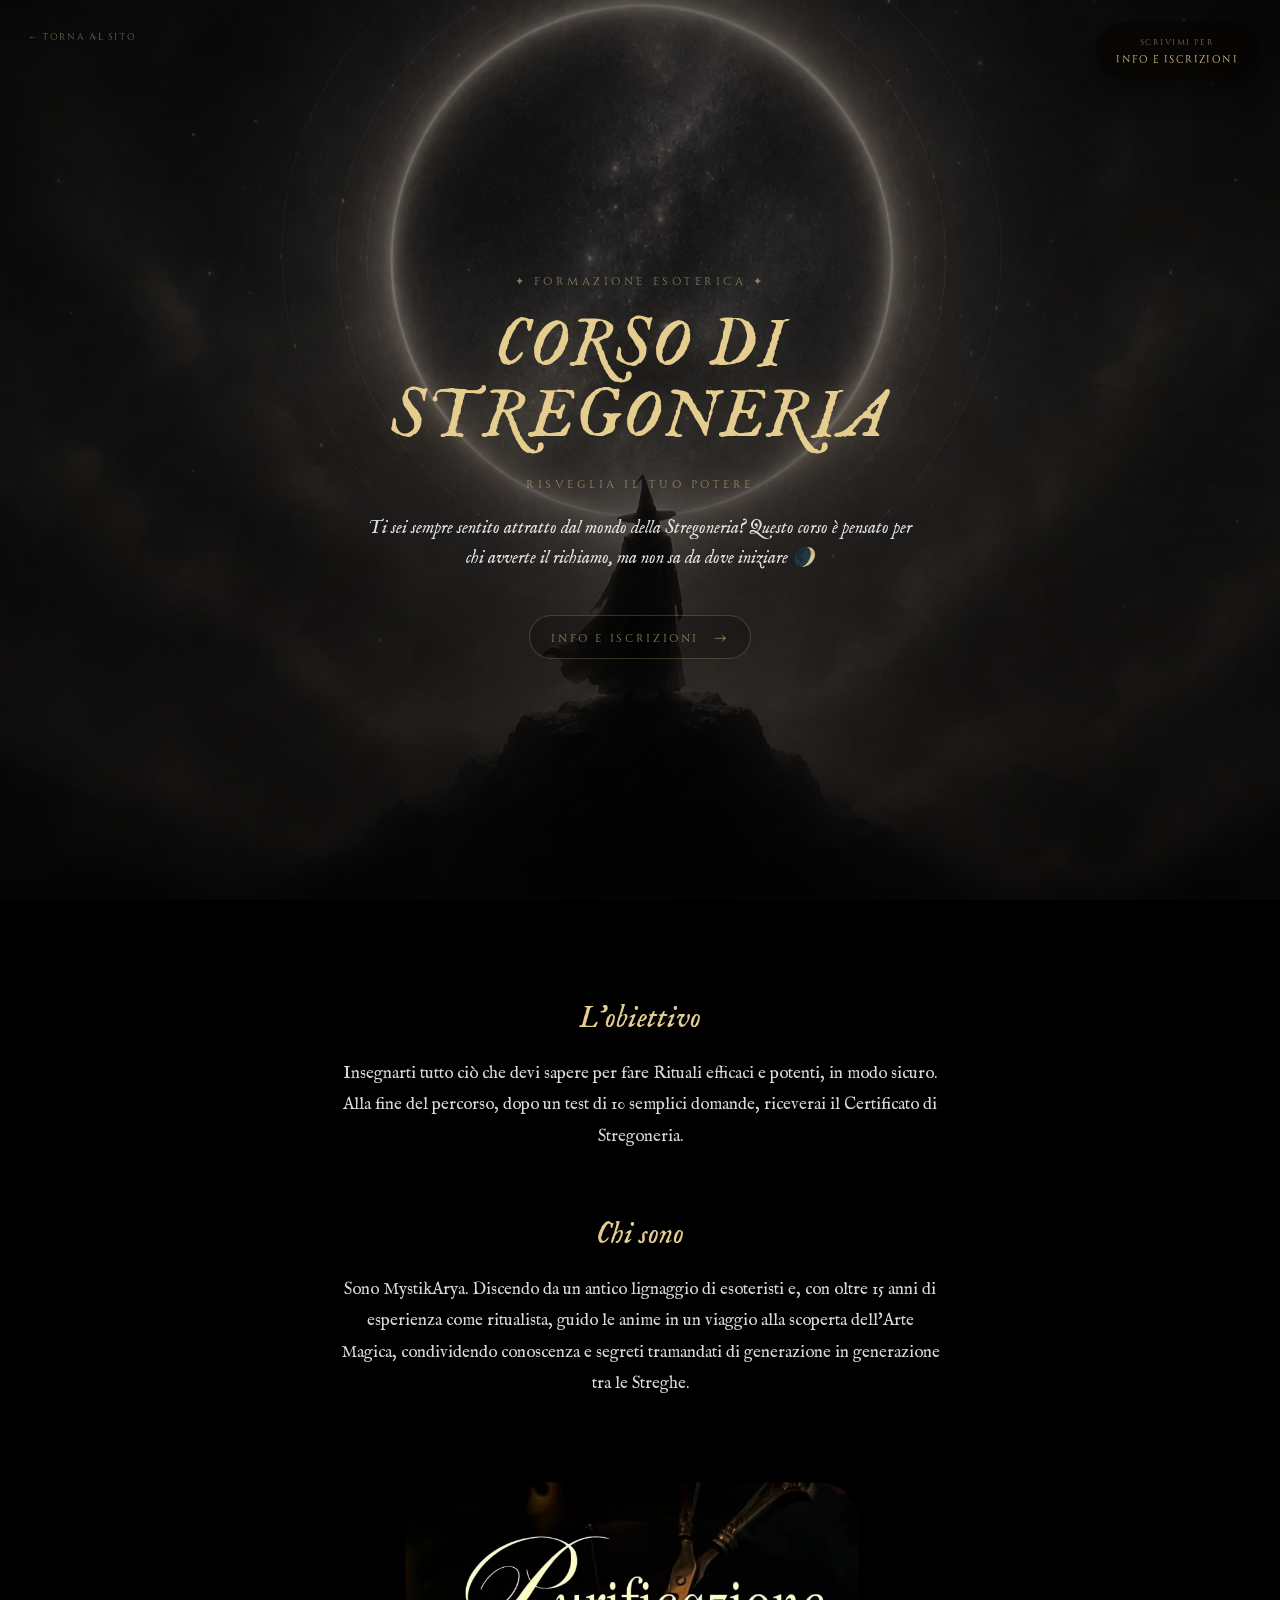
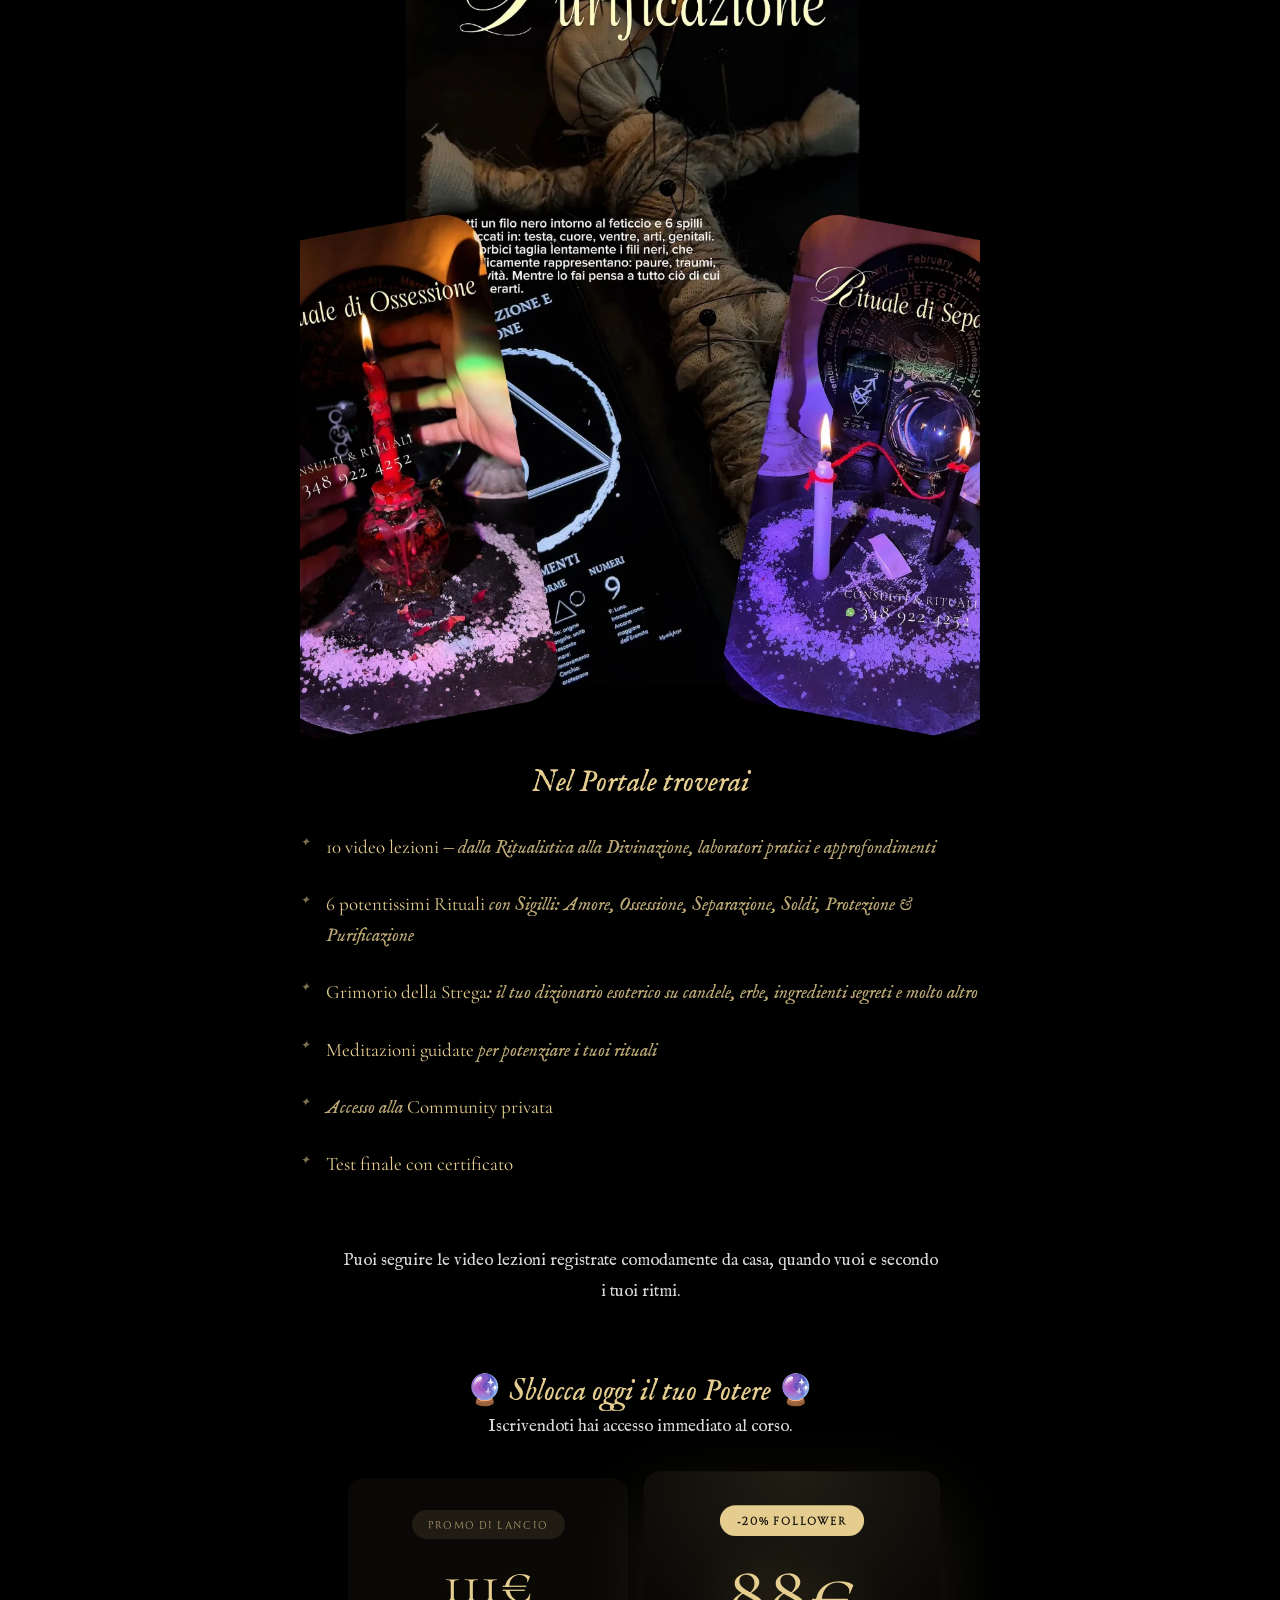
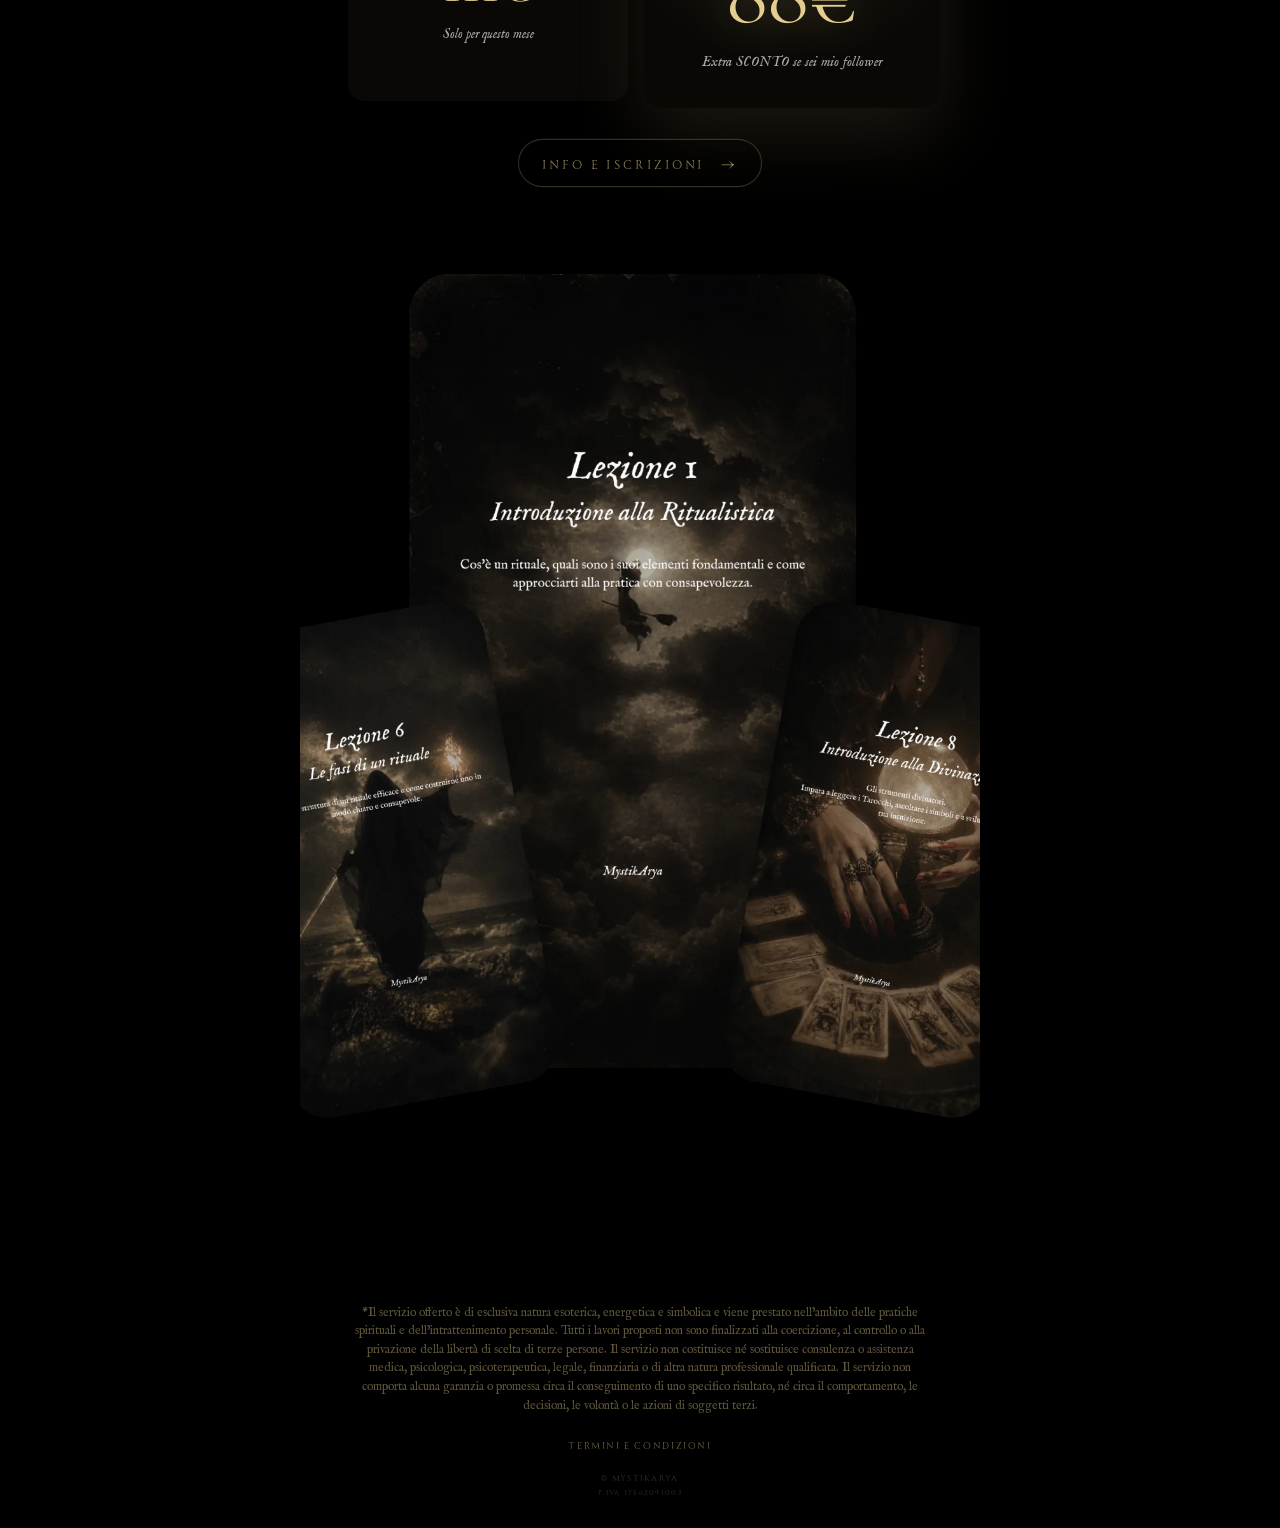
<file: corsostregoneria.html>
<!DOCTYPE html>
<html lang="it">

<head>
  <meta charset="UTF-8">
  <meta name="viewport" content="width=device-width, initial-scale=1.0">
  <link rel="icon" type="image/png" href="assets/mystikaryalogo.png">

  <link rel="preload" href="fonts/CormorantGaramond.ttf" as="font" type="font/ttf" crossorigin>
  <link rel="preload" href="fonts/IMFellEnglish-Regular.ttf" as="font" type="font/ttf" crossorigin>
  <link rel="preload" href="fonts/IMFellEnglish-Italic.ttf" as="font" type="font/ttf" crossorigin>
  <link rel="preload" href="fonts/AllrounderMonument.otf" as="font" type="font/otf" crossorigin>
  <title>Corso di Stregoneria | MystikArya</title>

  <link rel="stylesheet" href="style.css">
  <link rel="stylesheet" href="corso.css">
</head>

<body>

  <!-- ============================== SFONDO FUMO =============================== -->

  <div class="smoke-background">

    <video
      class="bg-video"
      autoplay
      muted
      loop
      playsinline
      preload="auto"
    >
      <source src="assets/smoke.mp4" type="video/mp4">
    </video>

    <div class="smoke-atmosphere"></div>
    <div class="smoke-vignette"></div>

  </div>


  <!-- ============================== BADGE FLOTTANTE =============================== -->

  <a
    href="https://wa.me/393489224252"
    target="_blank"
    rel="noopener"
    class="cp-float-cta"
  >
    <span class="cp-float-cta-small">Scrivimi per</span>
    <span class="cp-float-cta-big">Info e Iscrizioni</span>
  </a>

  <a href="index.html" class="footer-link articolo-back">
    ← Torna al sito
  </a>


  <!-- ============================== HERO =============================== -->

  <section class="cp-hero" style="--bg: url('assets/bg-corso.webp')">

    <div class="cp-hero-inner">

      <span class="cp-eyebrow">✦ Formazione Esoterica ✦</span>

      <h1 class="cp-hero-title">
        Corso di Stregoneria
      </h1>

      <p class="cp-eyebrow">
        Risveglia il tuo potere
      </p>

      <p class="cp-hero-hook">
        Ti sei sempre sentito attratto dal mondo della Stregoneria?
        Questo corso è pensato per chi avverte il richiamo, ma non sa
        da dove iniziare 🌒
      </p>

      <a
        href="https://wa.me/393489224252"
        target="_blank"
        rel="noopener"
        class="rituale-button"
      >
        <span>INFO E ISCRIZIONI</span>
        <span class="rituale-arrow">→</span>
      </a>

    </div>

  </section>


  <main class="page">

    <!-- ============================== TESTO =============================== -->

    <section class="cp-section">
      <div class="cp-section-inner">

        <div class="corso-fade">
          <h2 class="cp-section-title">L'obiettivo</h2>

          <p class="cp-section-text">
            Insegnarti tutto ciò che devi sapere per fare Rituali
            efficaci e potenti, in modo sicuro. Alla fine del percorso,
            dopo un test di 10 semplici domande, riceverai il
            Certificato di Stregoneria.
          </p>
        </div>

        <div class="corso-fade">
          <h2 class="cp-section-title">Chi sono</h2>

          <p class="cp-section-text">
            Sono MystikArya. Discendo da un antico lignaggio di
            esoteristi e, con oltre 15 anni di esperienza come
            ritualista, guido le anime in un viaggio alla scoperta
            dell'Arte Magica, condividendo conoscenza e segreti
            tramandati di generazione in generazione tra le Streghe.
          </p>
        </div>

        <picture>
        <source srcset="assets/corso-preview-rituali.webp" type="image/webp">
        <img
          class="cp-image-full corso-fade"
          src="assets/corso-preview-rituali.png"
          alt="Anteprima delle carte dei rituali con sigilli del corso"
          loading="lazy"
        >
      </picture>

        <div class="corso-fade">
          <h2 class="cp-section-title">Nel Portale troverai</h2>

          <ul class="corso-list cp-list-wrap">

            <li class="corso-item">
              <strong>10 video lezioni</strong> — dalla Ritualistica
              alla Divinazione, laboratori pratici e approfondimenti
            </li>

            <li class="corso-item">
              <strong>6 potentissimi Rituali</strong> con Sigilli:
              Amore, Ossessione, Separazione, Soldi, Protezione &amp;
              Purificazione
            </li>

            <li class="corso-item">
              <strong>Grimorio della Strega</strong>: il tuo dizionario
              esoterico su candele, erbe, ingredienti segreti e molto
              altro
            </li>

            <li class="corso-item">
              <strong>Meditazioni guidate</strong> per potenziare i
              tuoi rituali
            </li>

            <li class="corso-item">
              Accesso alla <strong>Community privata</strong>
            </li>

            <li class="corso-item">
              <strong>Test finale con certificato</strong>
            </li>

          </ul>
        </div>

        <div class="corso-fade">
          <p class="cp-section-text">
            Puoi seguire le video lezioni registrate comodamente da
            casa, quando vuoi e secondo i tuoi ritmi.
          </p>
        </div>

        <div class="corso-fade">
          <span class="cp-section-title">🔮 Sblocca oggi il tuo Potere 🔮</span>

          <p class="cp-section-text">
            Iscrivendoti hai accesso immediato al corso.
          </p>

          <div class="cp-price-tiers">

            <div class="cp-price-tile">
              <span class="cp-price-tag">Promo di lancio</span>
              <div class="cp-price-amount">111€</div>
              <p class="cp-price-caption">Solo per questo mese</p>
            </div>

            <div class="cp-price-tile cp-price-tile--highlight">
              <span class="cp-price-tag cp-price-tag--highlight">-20% Follower</span>
              <div class="cp-price-amount cp-price-amount--highlight">88€</div>
              <p class="cp-price-caption">Extra SCONTO se sei mio follower</p>
            </div>

          </div>

          <a
            href="https://wa.me/393489224252"
            target="_blank"
            rel="noopener"
            class="rituale-button cp-price-cta"
          >
            <span>INFO E ISCRIZIONI</span>
            <span class="rituale-arrow">→</span>
          </a>
        </div>

             <picture>
        <source srcset="assets/corso-preview-lezioni.webp" type="image/webp">
        <img
          class="cp-image-full corso-fade"
          src="assets/corso-preview-lezioni.png"
          alt="Anteprima delle carte delle video lezioni del corso"
          loading="lazy"
        >
      </picture>

      </div>
    </section>



  </main>


  <footer class="site-footer">

    <div class="footer-content">

      <p class="footer-disclaimer">
        *Il servizio offerto è di esclusiva natura esoterica, energetica e simbolica e viene prestato nell’ambito delle pratiche spirituali e dell’intrattenimento personale. Tutti i lavori proposti non sono finalizzati alla coercizione, al controllo o alla privazione della libertà di scelta di terze persone. Il servizio non costituisce né sostituisce consulenza o assistenza medica, psicologica, psicoterapeutica, legale, finanziaria o di altra natura professionale qualificata. Il servizio non comporta alcuna garanzia o promessa circa il conseguimento di uno specifico risultato, né circa il comportamento, le decisioni, le volontà o le azioni di soggetti terzi.
      </p>

      <div class="footer-links">
        <a href="termini.html" class="footer-link">
          Termini e Condizioni
        </a>
      </div>

      <div class="footer-copy">
        © MystikArya
        <br><small>P.IVA 17562091003</small>
      </div>

    </div>

  </footer>


  <script src="js/corso.js"></script>

</body>

</html>
</file>
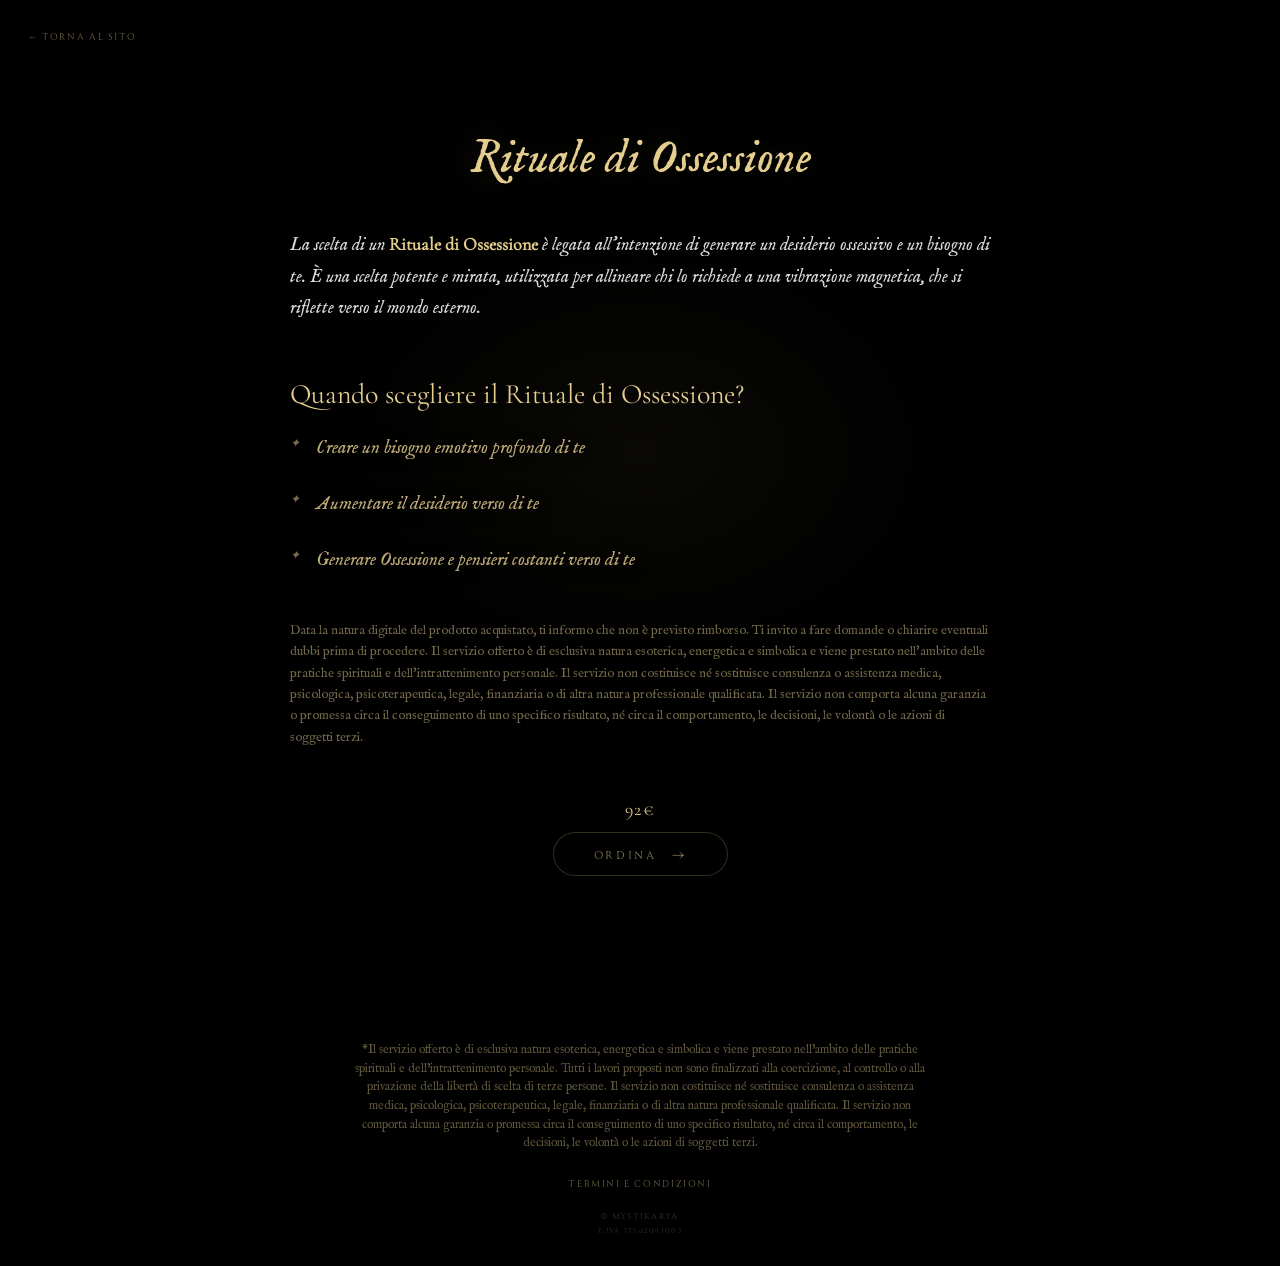
<file: ossessione.html>
<!DOCTYPE html>
<html lang="it">

<head>
  <meta charset="UTF-8">
  <meta name="viewport" content="width=device-width, initial-scale=1.0">
  <link rel="preload" href="fonts/CormorantGaramond.ttf" as="font" type="font/ttf" crossorigin>
  <link rel="preload" href="fonts/IMFellEnglish-Regular.ttf" as="font" type="font/ttf" crossorigin>
  <link rel="preload" href="fonts/IMFellEnglish-Italic.ttf" as="font" type="font/ttf" crossorigin>
  <link rel="preload" href="fonts/AllrounderMonument.otf" as="font" type="font/otf" crossorigin>
  <title>Rituale di Amore | MystikArya</title>

  <link rel="stylesheet" href="style.css">
  <link rel="icon" type="image/png" href="assets/mystikaryalogo.png">
</head>

<body>

  <!-- ============================== SFONDO FUMO =============================== -->

  <div class="smoke-background">

    <video
      class="bg-video"
      autoplay
      muted
      loop
      playsinline
      preload="auto"
    >
      <source src="assets/smoke.mp4" type="video/mp4">
    </video>

    <div class="smoke-atmosphere"></div>
    <div class="smoke-vignette"></div>

  </div>


  <!-- ============================== CONTENUTO =============================== -->

  <a href="index.html" class="footer-link articolo-back">
    ← Torna al sito
  </a>

  <main class="page">

    <section class="articolo-page">

      <div class="articolo-content">

        <h1 class="articolo-title">
          Rituale di Ossessione
        </h1>

        <p class="articolo-intro">
          La scelta di un <strong>Rituale di Ossessione</strong> è legata all’intenzione di generare un desiderio ossessivo e un bisogno di te. È una scelta potente e mirata, utilizzata per allineare chi lo richiede a una vibrazione magnetica, che si riflette verso il mondo esterno.
        </p>

        <h2 class="articolo-subtitle">
          Quando scegliere il Rituale di Ossessione?
        </h2>

        <ul class="corso-list articolo-list">

          <li class="corso-item">
            Creare un bisogno emotivo profondo di te
          </li>

          <li class="corso-item">
            Aumentare il desiderio verso di te
          </li>

          <li class="corso-item">
            Generare Ossessione e pensieri costanti verso di te
          </li>

        </ul>

        <p class="articolo-disclaimer">
          Data la natura digitale del prodotto acquistato, ti informo
          che non è previsto rimborso. Ti invito a fare domande o
          chiarire eventuali dubbi prima di procedere. Il servizio offerto è di esclusiva natura esoterica,
          energetica e simbolica e viene prestato nell'ambito delle
          pratiche spirituali e dell'intrattenimento personale. Il
          servizio non costituisce né sostituisce consulenza o
          assistenza medica, psicologica, psicoterapeutica, legale,
          finanziaria o di altra natura professionale qualificata. Il
          servizio non comporta alcuna garanzia o promessa circa il
          conseguimento di uno specifico risultato, né circa il
          comportamento, le decisioni, le volontà o le azioni di
          soggetti terzi.
        </p>

        <div class="rituale-price articolo-price">
          92€
        </div>

        <a
          href="https://wa.me/393489224252"
          target="_blank"
          rel="noopener"
          class="rituale-button articolo-button"
        >
          <span>ORDINA</span>
          <span class="rituale-arrow">→</span>
        </a>

      </div>

    </section>

  </main>


  <footer class="site-footer">

    <div class="footer-content">

      <p class="footer-disclaimer">
        *Il servizio offerto è di esclusiva natura esoterica, energetica e simbolica e viene prestato nell’ambito delle pratiche spirituali e dell’intrattenimento personale. Tutti i lavori proposti non sono finalizzati alla coercizione, al controllo o alla privazione della libertà di scelta di terze persone. Il servizio non costituisce né sostituisce consulenza o assistenza medica, psicologica, psicoterapeutica, legale, finanziaria o di altra natura professionale qualificata. Il servizio non comporta alcuna garanzia o promessa circa il conseguimento di uno specifico risultato, né circa il comportamento, le decisioni, le volontà o le azioni di soggetti terzi.
      </p>

      <div class="footer-links">
        <a href="termini.html" class="footer-link">
          Termini e Condizioni
        </a>
      </div>

      <div class="footer-copy">
        © MystikArya
        <br><small>P.IVA 17562091003</small>
      </div>

    </div>

  </footer>

</body>

</html>
</file>
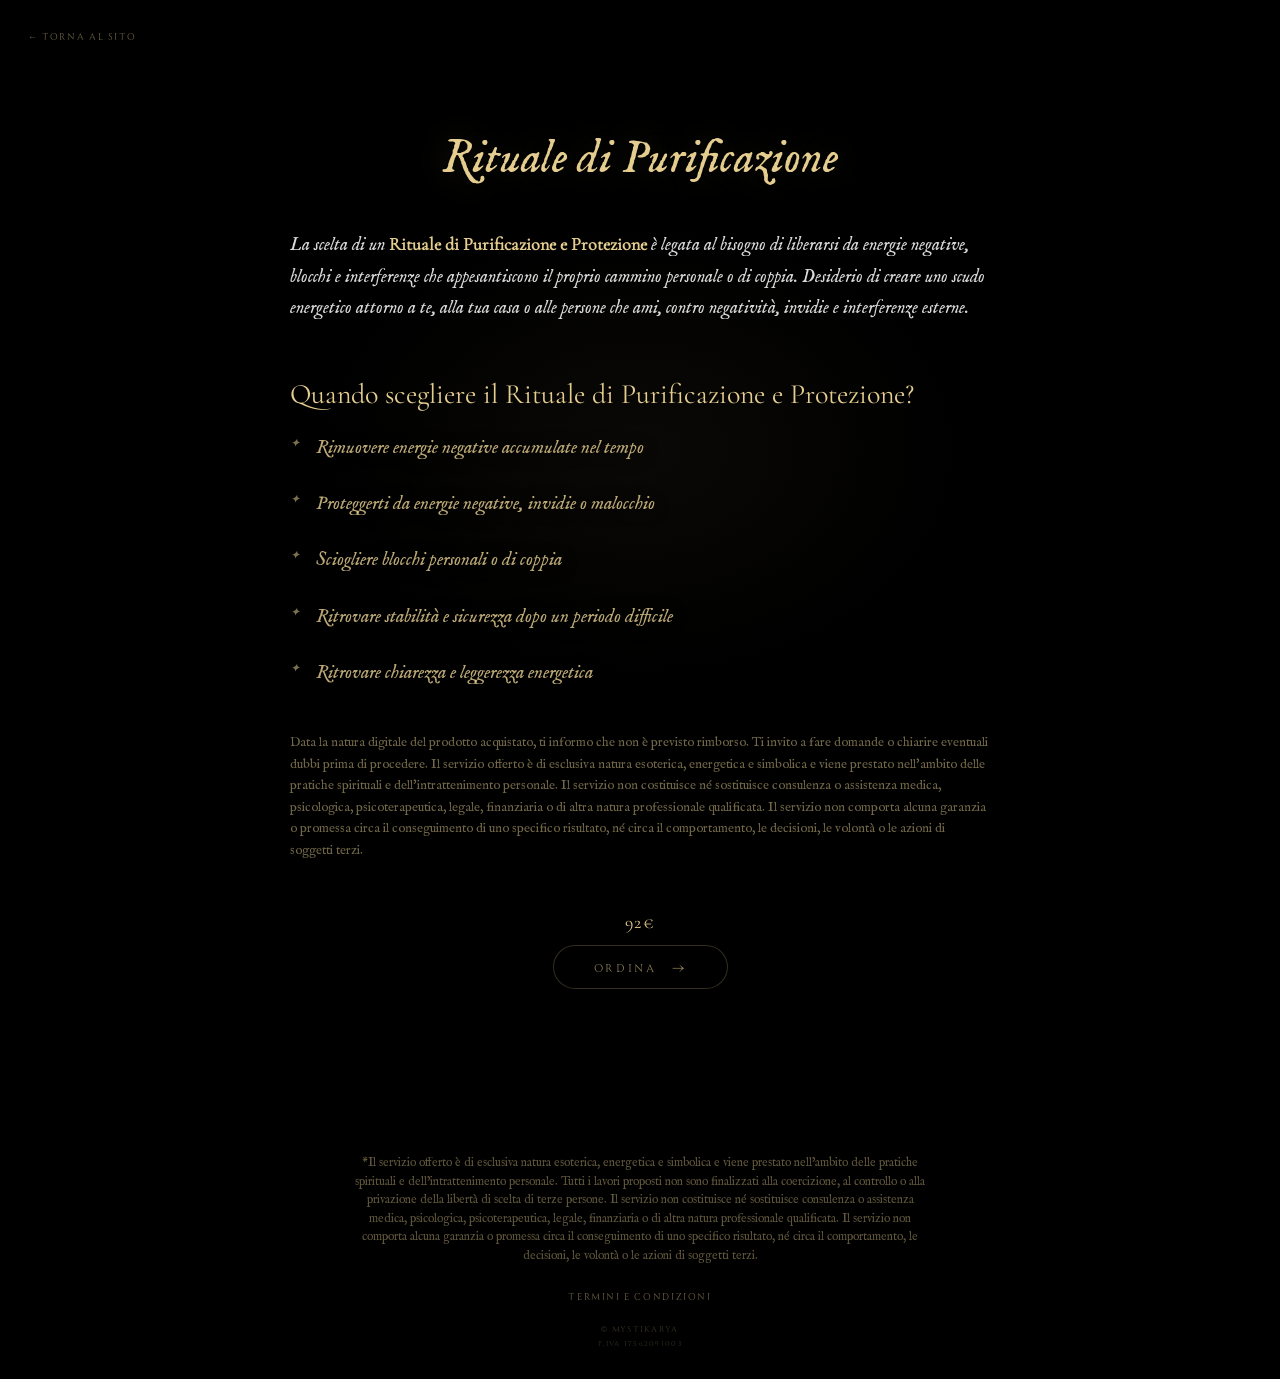
<file: purificazione.html>
<!DOCTYPE html>
<html lang="it">

<head>
  <meta charset="UTF-8">
  <meta name="viewport" content="width=device-width, initial-scale=1.0">
  <link rel="preload" href="fonts/CormorantGaramond.ttf" as="font" type="font/ttf" crossorigin>
  <link rel="preload" href="fonts/IMFellEnglish-Regular.ttf" as="font" type="font/ttf" crossorigin>
  <link rel="preload" href="fonts/IMFellEnglish-Italic.ttf" as="font" type="font/ttf" crossorigin>
  <link rel="preload" href="fonts/AllrounderMonument.otf" as="font" type="font/otf" crossorigin>
  <title>Rituale di Purificazione | MystikArya</title>

  <link rel="stylesheet" href="style.css">
  <link rel="icon" type="image/png" href="assets/mystikaryalogo.png">
</head>

<body>

  <!-- ============================== SFONDO FUMO =============================== -->

  <div class="smoke-background">

    <video
      class="bg-video"
      autoplay
      muted
      loop
      playsinline
      preload="auto"
    >
      <source src="assets/smoke.mp4" type="video/mp4">
    </video>

    <div class="smoke-atmosphere"></div>
    <div class="smoke-vignette"></div>

  </div>


  <!-- ============================== CONTENUTO =============================== -->

  <a href="index.html" class="footer-link articolo-back">
    ← Torna al sito
  </a>

  <main class="page">

    <section class="articolo-page">

      <div class="articolo-content">

        <h1 class="articolo-title">
          Rituale di Purificazione
        </h1>

        <p class="articolo-intro">
          La scelta di un <strong>Rituale di Purificazione e Protezione</strong> è
          legata al bisogno di liberarsi da energie negative, blocchi e
          interferenze che appesantiscono il proprio cammino personale
          o di coppia. Desiderio di creare uno scudo energetico attorno a te, alla tua casa o alle persone che ami, contro negatività, invidie e interferenze esterne.
        </p>

        <h2 class="articolo-subtitle">
          Quando scegliere il Rituale di Purificazione e Protezione?
        </h2>

        <ul class="corso-list articolo-list">

          <li class="corso-item">
            Rimuovere energie negative accumulate nel tempo
          </li>

          <li class="corso-item">
            Proteggerti da energie negative, invidie o malocchio
          </li>

          <li class="corso-item">
            Sciogliere blocchi personali o di coppia
          </li>

          <li class="corso-item">
            Ritrovare stabilità e sicurezza dopo un periodo difficile
          </li>

          <li class="corso-item">
            Ritrovare chiarezza e leggerezza energetica
          </li>

        </ul>

        <p class="articolo-disclaimer">
          Data la natura digitale del prodotto acquistato, ti informo
          che non è previsto rimborso. Ti invito a fare domande o
          chiarire eventuali dubbi prima di procedere. Il servizio offerto è di esclusiva natura esoterica,
          energetica e simbolica e viene prestato nell'ambito delle
          pratiche spirituali e dell'intrattenimento personale. Il
          servizio non costituisce né sostituisce consulenza o
          assistenza medica, psicologica, psicoterapeutica, legale,
          finanziaria o di altra natura professionale qualificata. Il
          servizio non comporta alcuna garanzia o promessa circa il
          conseguimento di uno specifico risultato, né circa il
          comportamento, le decisioni, le volontà o le azioni di
          soggetti terzi.
        </p>

        <div class="rituale-price articolo-price">
          92€
        </div>

        <a
          href="https://wa.me/393489224252"
          target="_blank"
          rel="noopener"
          class="rituale-button articolo-button"
        >
          <span>ORDINA</span>
          <span class="rituale-arrow">→</span>
        </a>

      </div>

    </section>

  </main>


  <footer class="site-footer">

    <div class="footer-content">

      <p class="footer-disclaimer">
        *Il servizio offerto è di esclusiva natura esoterica, energetica e simbolica e viene prestato nell’ambito delle pratiche spirituali e dell’intrattenimento personale. Tutti i lavori proposti non sono finalizzati alla coercizione, al controllo o alla privazione della libertà di scelta di terze persone. Il servizio non costituisce né sostituisce consulenza o assistenza medica, psicologica, psicoterapeutica, legale, finanziaria o di altra natura professionale qualificata. Il servizio non comporta alcuna garanzia o promessa circa il conseguimento di uno specifico risultato, né circa il comportamento, le decisioni, le volontà o le azioni di soggetti terzi.
      </p>

      <div class="footer-links">
        <a href="termini.html" class="footer-link">
          Termini e Condizioni
        </a>
      </div>

      <div class="footer-copy">
        © MystikArya
        <br><small>P.IVA 17562091003</small>
      </div>

    </div>

  </footer>

</body>

</html>
</file>
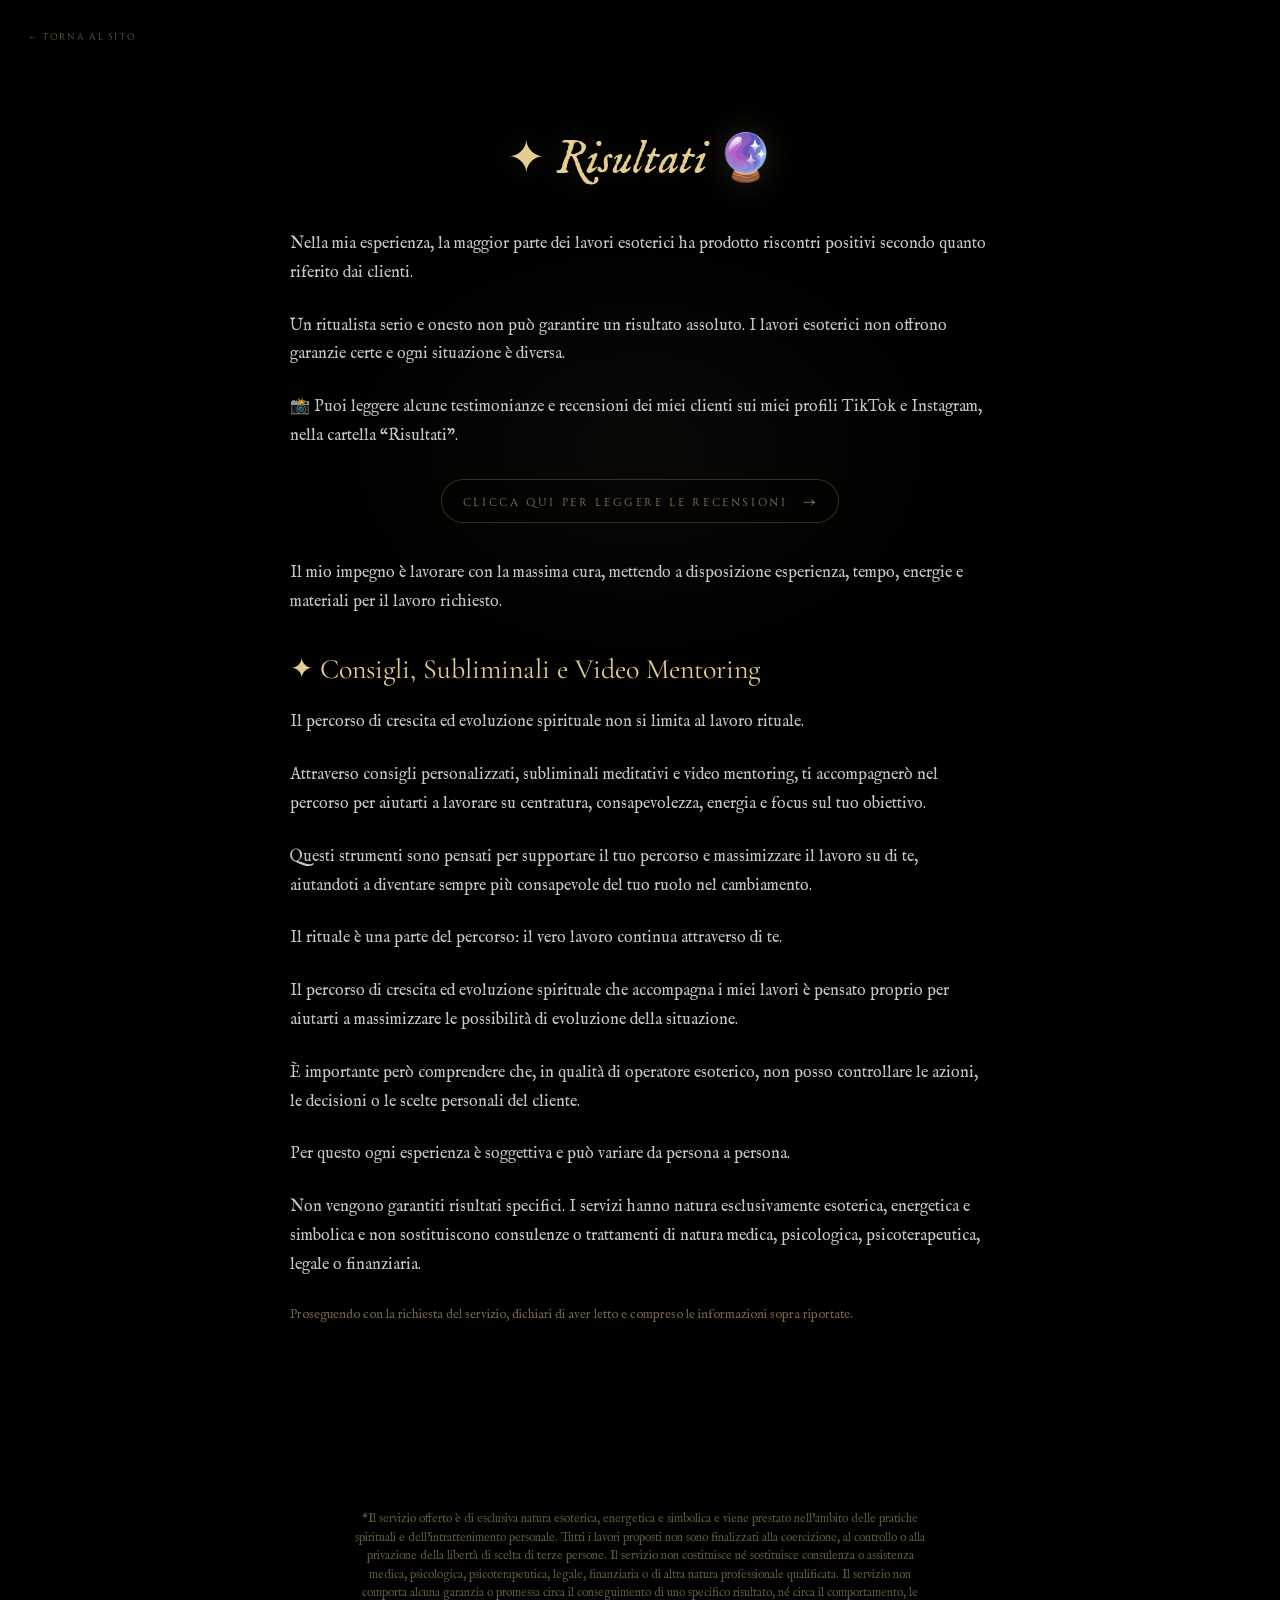
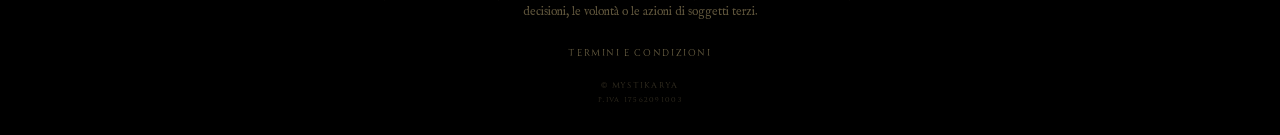
<file: risultato.html>
<!DOCTYPE html>
<html lang="it">

<head>
  <meta charset="UTF-8">
  <meta name="viewport" content="width=device-width, initial-scale=1.0">
  <link rel="preload" href="fonts/CormorantGaramond.ttf" as="font" type="font/ttf" crossorigin>
  <link rel="preload" href="fonts/IMFellEnglish-Regular.ttf" as="font" type="font/ttf" crossorigin>
  <link rel="preload" href="fonts/IMFellEnglish-Italic.ttf" as="font" type="font/ttf" crossorigin>
  <link rel="preload" href="fonts/AllrounderMonument.otf" as="font" type="font/otf" crossorigin>
  <title>Risultati | MystikArya</title>

  <link rel="stylesheet" href="style.css">
  <link rel="icon" type="image/png" href="assets/mystikaryalogo.png">
</head>

<body>

  <!-- ============================== SFONDO FUMO =============================== -->

  <div class="smoke-background">

    <video
      class="bg-video"
      autoplay
      muted
      loop
      playsinline
      preload="auto"
    >
      <source src="assets/smoke.mp4" type="video/mp4">
    </video>

    <div class="smoke-atmosphere"></div>
    <div class="smoke-vignette"></div>

  </div>


  <!-- ============================== CONTENUTO =============================== -->

  <a href="index.html" class="footer-link articolo-back">
    ← Torna al sito
  </a>

  <main class="page">

    <section class="articolo-page">

      <div class="articolo-content">

        <h1 class="articolo-title">
          ✦ Risultati 🔮
        </h1>

        <p class="articolo-text">
          Nella mia esperienza, la maggior parte dei lavori esoterici ha
          prodotto riscontri positivi secondo quanto riferito dai clienti.
        </p>

        <p class="articolo-text">
          Un ritualista serio e onesto non può garantire un risultato
          assoluto. I lavori esoterici non offrono garanzie certe e ogni
          situazione è diversa.
        </p>

        <p class="articolo-text">
          📸 Puoi leggere alcune testimonianze e recensioni dei miei
          clienti sui miei profili TikTok e Instagram, nella cartella
          “Risultati”.
        </p>

        <a
          href="https://www.instagram.com/s/aGlnaGxpZ2h0OjE3OTI4NzI0NjAxODE4Nzg5?story_media_id=3304218430448939661&igsi=MTlrNW9wZml1d3Vmbg=="
          target="_blank"
          rel="noopener"
          class="rituale-button articolo-callout-button"
        >
          <span>CLICCA QUI PER LEGGERE LE RECENSIONI</span>
          <span class="rituale-arrow">→</span>
        </a>

        <p class="articolo-text">
          Il mio impegno è lavorare con la massima cura, mettendo a
          disposizione esperienza, tempo, energie e materiali per il
          lavoro richiesto.
        </p>


        <h2 class="articolo-subtitle">
          ✦ Consigli, Subliminali e Video Mentoring
        </h2>

        <p class="articolo-text">
          Il percorso di crescita ed evoluzione spirituale non si limita
          al lavoro rituale.
        </p>

        <p class="articolo-text">
          Attraverso consigli personalizzati, subliminali meditativi e
          video mentoring, ti accompagnerò nel percorso per aiutarti a
          lavorare su centratura, consapevolezza, energia e focus sul
          tuo obiettivo.
        </p>

        <p class="articolo-text">
          Questi strumenti sono pensati per supportare il tuo percorso e
          massimizzare il lavoro su di te, aiutandoti a diventare sempre
          più consapevole del tuo ruolo nel cambiamento.
        </p>

        <p class="articolo-text">
          Il rituale è una parte del percorso: il vero lavoro continua
          attraverso di te.
        </p>

        <p class="articolo-text">
          Il percorso di crescita ed evoluzione spirituale che
          accompagna i miei lavori è pensato proprio per aiutarti a
          massimizzare le possibilità di evoluzione della situazione.
        </p>

        <p class="articolo-text">
          È importante però comprendere che, in qualità di operatore
          esoterico, non posso controllare le azioni, le decisioni o le
          scelte personali del cliente.
        </p>

        <p class="articolo-text">
          Per questo ogni esperienza è soggettiva e può variare da
          persona a persona.
        </p>

        <p class="articolo-text">
          Non vengono garantiti risultati specifici. I servizi hanno
          natura esclusivamente esoterica, energetica e simbolica e non
          sostituiscono consulenze o trattamenti di natura medica,
          psicologica, psicoterapeutica, legale o finanziaria.
        </p>

        <p class="articolo-disclaimer">
          Proseguendo con la richiesta del servizio, dichiari di aver
          letto e compreso le informazioni sopra riportate.
        </p>


      </div>

    </section>

  </main>


  <footer class="site-footer">

    <div class="footer-content">

      <p class="footer-disclaimer">
        *Il servizio offerto è di esclusiva natura esoterica, energetica e simbolica e viene prestato nell’ambito delle pratiche spirituali e dell’intrattenimento personale. Tutti i lavori proposti non sono finalizzati alla coercizione, al controllo o alla privazione della libertà di scelta di terze persone. Il servizio non costituisce né sostituisce consulenza o assistenza medica, psicologica, psicoterapeutica, legale, finanziaria o di altra natura professionale qualificata. Il servizio non comporta alcuna garanzia o promessa circa il conseguimento di uno specifico risultato, né circa il comportamento, le decisioni, le volontà o le azioni di soggetti terzi.
      </p>

      <div class="footer-links">
        <a href="termini.html" class="footer-link">
          Termini e Condizioni
        </a>
      </div>

      <div class="footer-copy">
        © MystikArya
        <br><small>P.IVA 17562091003</small>
      </div>

    </div>

  </footer>

</body>

</html>
</file>
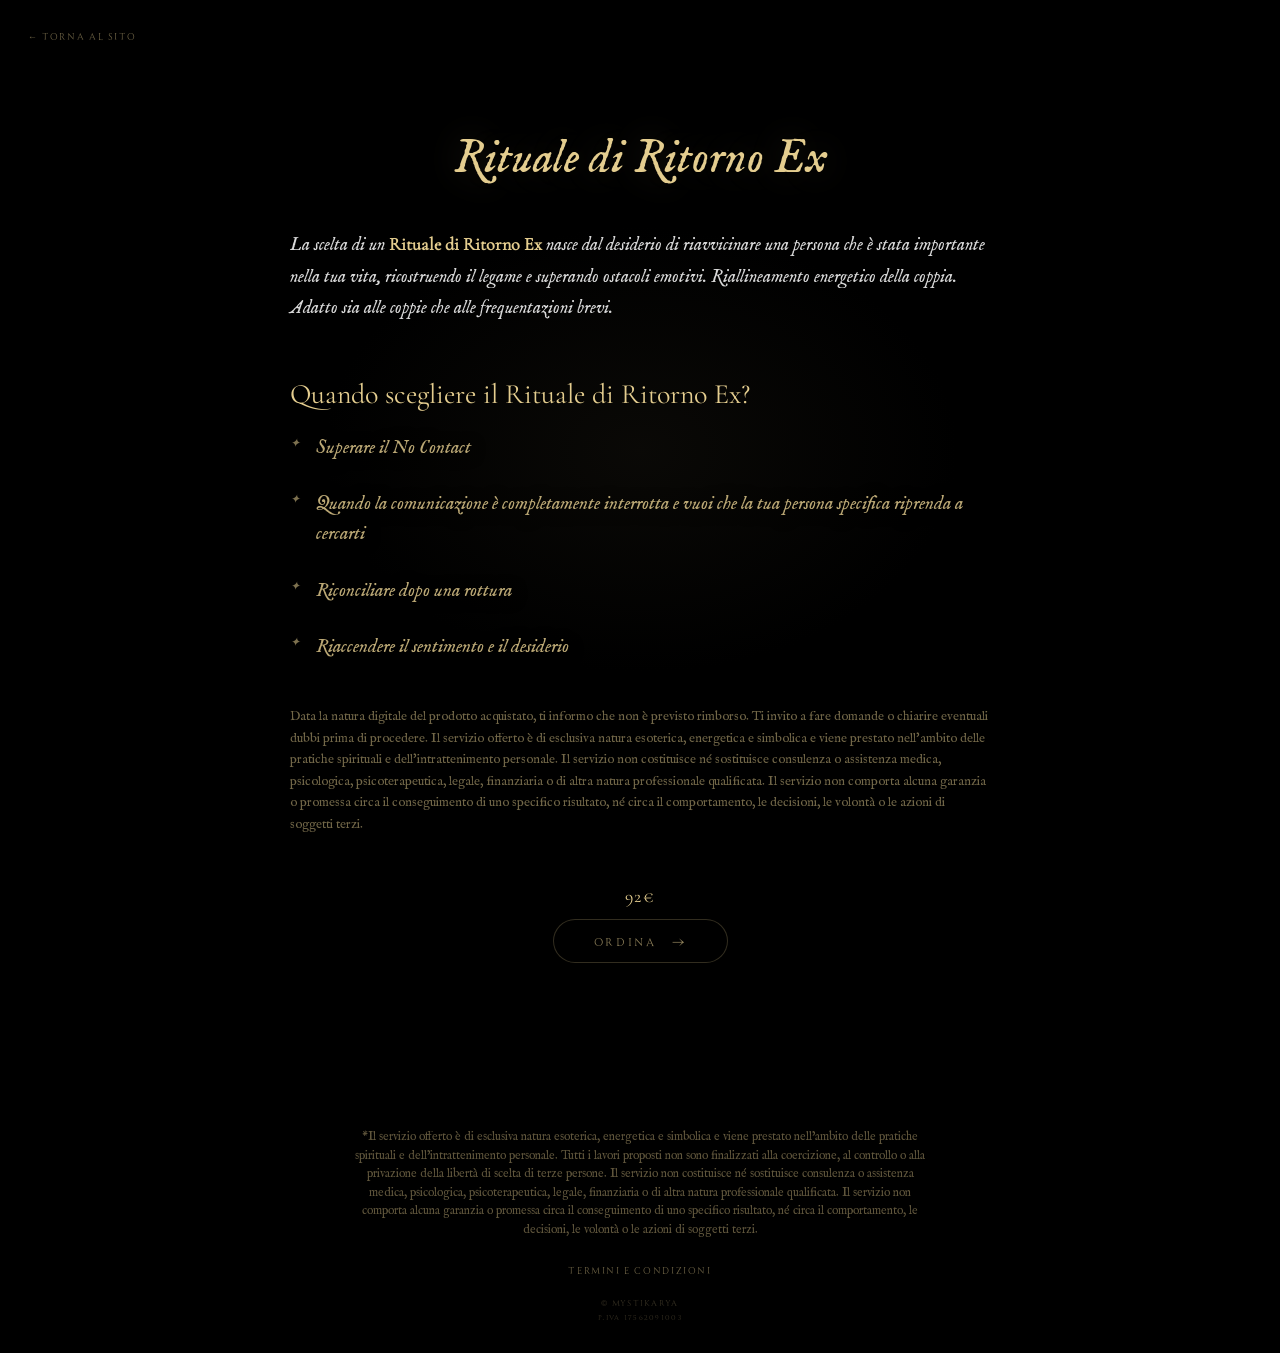
<file: ritorno.html>
<!DOCTYPE html>
<html lang="it">

<head>
  <meta charset="UTF-8">
  <meta name="viewport" content="width=device-width, initial-scale=1.0">
  <link rel="preload" href="fonts/CormorantGaramond.ttf" as="font" type="font/ttf" crossorigin>
  <link rel="preload" href="fonts/IMFellEnglish-Regular.ttf" as="font" type="font/ttf" crossorigin>
  <link rel="preload" href="fonts/IMFellEnglish-Italic.ttf" as="font" type="font/ttf" crossorigin>
  <link rel="preload" href="fonts/AllrounderMonument.otf" as="font" type="font/otf" crossorigin>
  <title>Rituale di Ritorno Ex | MystikArya</title>

  <link rel="stylesheet" href="style.css">
  <link rel="icon" type="image/png" href="assets/mystikaryalogo.png">
</head>

<body>

  <!-- ============================== SFONDO FUMO =============================== -->

  <div class="smoke-background">

    <video
      class="bg-video"
      autoplay
      muted
      loop
      playsinline
      preload="auto"
    >
      <source src="assets/smoke.mp4" type="video/mp4">
    </video>

    <div class="smoke-atmosphere"></div>
    <div class="smoke-vignette"></div>

  </div>


  <!-- ============================== CONTENUTO =============================== -->

  <a href="index.html" class="footer-link articolo-back">
    ← Torna al sito
  </a>

  <main class="page">

    <section class="articolo-page">

      <div class="articolo-content">

        <h1 class="articolo-title">
          Rituale di Ritorno Ex
        </h1>

        <p class="articolo-intro">
          La scelta di un <strong>Rituale di Ritorno Ex</strong> nasce dal desiderio di riavvicinare una persona che è stata importante nella tua vita, ricostruendo il legame e superando ostacoli emotivi. Riallineamento energetico della coppia. Adatto sia alle coppie che alle frequentazioni brevi.
        </p>

        <h2 class="articolo-subtitle">
          Quando scegliere il Rituale di Ritorno Ex?
        </h2>

        <ul class="corso-list articolo-list">

          <li class="corso-item">
            Superare il No Contact
          </li>

          <li class="corso-item">
            Quando la comunicazione è completamente interrotta e vuoi che la tua persona specifica riprenda a cercarti
          </li>

          <li class="corso-item">
            Riconciliare dopo una rottura
          </li>

          <li class="corso-item">
            Riaccendere il sentimento e il desiderio
          </li>

        </ul>

        <p class="articolo-disclaimer">
          Data la natura digitale del prodotto acquistato, ti informo
          che non è previsto rimborso. Ti invito a fare domande o
          chiarire eventuali dubbi prima di procedere. Il servizio offerto è di esclusiva natura esoterica,
          energetica e simbolica e viene prestato nell'ambito delle
          pratiche spirituali e dell'intrattenimento personale. Il
          servizio non costituisce né sostituisce consulenza o
          assistenza medica, psicologica, psicoterapeutica, legale,
          finanziaria o di altra natura professionale qualificata. Il
          servizio non comporta alcuna garanzia o promessa circa il
          conseguimento di uno specifico risultato, né circa il
          comportamento, le decisioni, le volontà o le azioni di
          soggetti terzi.
        </p>

        <div class="rituale-price articolo-price">
          92€
        </div>

        <a
          href="https://wa.me/393489224252"
          target="_blank"
          rel="noopener"
          class="rituale-button articolo-button"
        >
          <span>ORDINA</span>
          <span class="rituale-arrow">→</span>
        </a>

      </div>

    </section>

  </main>


  <footer class="site-footer">

    <div class="footer-content">

      <p class="footer-disclaimer">
        *Il servizio offerto è di esclusiva natura esoterica, energetica e simbolica e viene prestato nell’ambito delle pratiche spirituali e dell’intrattenimento personale. Tutti i lavori proposti non sono finalizzati alla coercizione, al controllo o alla privazione della libertà di scelta di terze persone. Il servizio non costituisce né sostituisce consulenza o assistenza medica, psicologica, psicoterapeutica, legale, finanziaria o di altra natura professionale qualificata. Il servizio non comporta alcuna garanzia o promessa circa il conseguimento di uno specifico risultato, né circa il comportamento, le decisioni, le volontà o le azioni di soggetti terzi.
      </p>

      <div class="footer-links">
        <a href="termini.html" class="footer-link">
          Termini e Condizioni
        </a>
      </div>

      <div class="footer-copy">
        © MystikArya
        <br><small>P.IVA 17562091003</small>
      </div>

    </div>

  </footer>

</body>

</html>
</file>
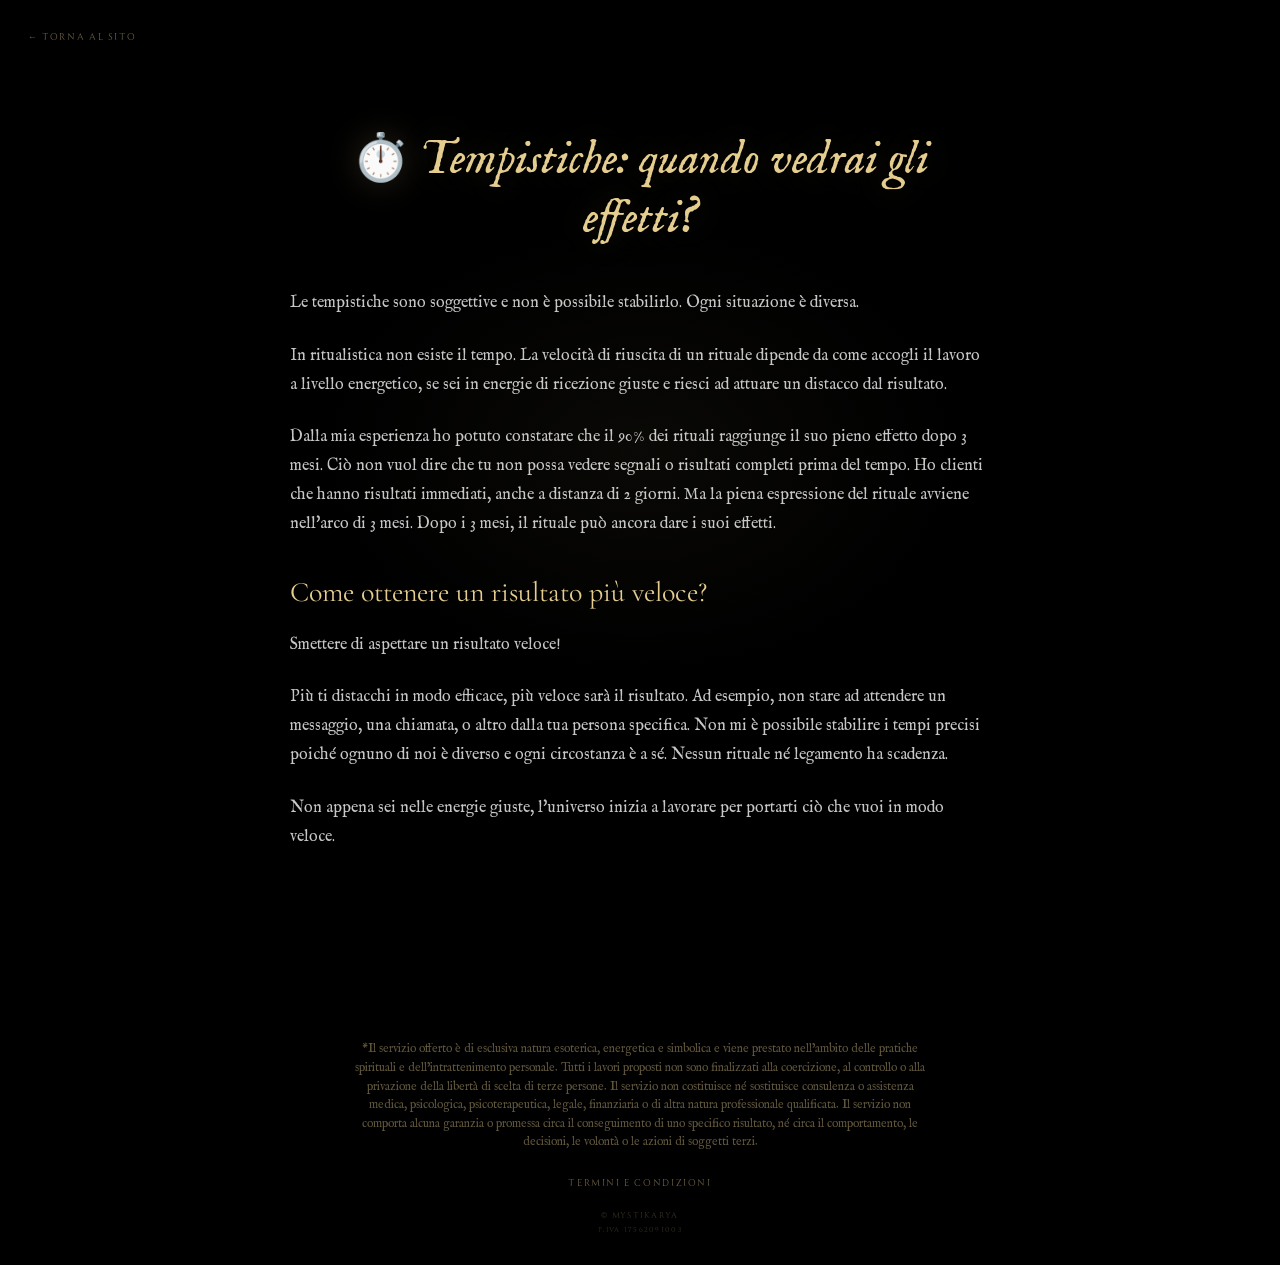
<file: tempistiche.html>
<!DOCTYPE html>
<html lang="it">

<head>
  <meta charset="UTF-8">
  <meta name="viewport" content="width=device-width, initial-scale=1.0">
  <link rel="preload" href="fonts/CormorantGaramond.ttf" as="font" type="font/ttf" crossorigin>
  <link rel="preload" href="fonts/IMFellEnglish-Regular.ttf" as="font" type="font/ttf" crossorigin>
  <link rel="preload" href="fonts/IMFellEnglish-Italic.ttf" as="font" type="font/ttf" crossorigin>
  <link rel="preload" href="fonts/AllrounderMonument.otf" as="font" type="font/otf" crossorigin>
  <title>Tempistiche | MystikArya</title>

  <link rel="stylesheet" href="style.css">
  <link rel="icon" type="image/png" href="assets/mystikaryalogo.png">
</head>

<body>

  <!-- ============================== SFONDO FUMO =============================== -->

  <div class="smoke-background">

    <video
      class="bg-video"
      autoplay
      muted
      loop
      playsinline
      preload="auto"
    >
      <source src="assets/smoke.mp4" type="video/mp4">
    </video>

    <div class="smoke-atmosphere"></div>
    <div class="smoke-vignette"></div>

  </div>


  <!-- ============================== CONTENUTO =============================== -->

  <a href="index.html" class="footer-link articolo-back">
    ← Torna al sito
  </a>

  <main class="page">

    <section class="articolo-page">

      <div class="articolo-content">

        <h1 class="articolo-title">
          ⏱️ Tempistiche: quando vedrai gli effetti?
        </h1>

        <p class="articolo-text">
          Le tempistiche sono soggettive e non è possibile stabilirlo.
          Ogni situazione è diversa.
        </p>

        <p class="articolo-text">
          In ritualistica non esiste il tempo. La velocità di riuscita
          di un rituale dipende da come accogli il lavoro a livello
          energetico, se sei in energie di ricezione giuste e riesci ad
          attuare un distacco dal risultato.
        </p>

        <p class="articolo-text">
          Dalla mia esperienza ho potuto constatare che il 90% dei
          rituali raggiunge il suo pieno effetto dopo 3 mesi. Ciò non
          vuol dire che tu non possa vedere segnali o risultati completi
          prima del tempo. Ho clienti che hanno risultati immediati,
          anche a distanza di 2 giorni. Ma la piena espressione del
          rituale avviene nell'arco di 3 mesi. Dopo i 3 mesi, il rituale
          può ancora dare i suoi effetti.
        </p>


        <h2 class="articolo-subtitle">
          Come ottenere un risultato più veloce?
        </h2>

        <p class="articolo-text">
          Smettere di aspettare un risultato veloce!
        </p>

        <p class="articolo-text">
          Più ti distacchi in modo efficace, più veloce sarà il
          risultato. Ad esempio, non stare ad attendere un messaggio,
          una chiamata, o altro dalla tua persona specifica. Non mi è
          possibile stabilire i tempi precisi poiché ognuno di noi è
          diverso e ogni circostanza è a sé. Nessun rituale né
          legamento ha scadenza.
        </p>

        <p class="articolo-text">
          Non appena sei nelle energie giuste, l'universo inizia a
          lavorare per portarti ciò che vuoi in modo veloce.
        </p>

      </div>

    </section>

  </main>


  <footer class="site-footer">

    <div class="footer-content">

      <p class="footer-disclaimer">
        *Il servizio offerto è di esclusiva natura esoterica, energetica e simbolica e viene prestato nell’ambito delle pratiche spirituali e dell’intrattenimento personale. Tutti i lavori proposti non sono finalizzati alla coercizione, al controllo o alla privazione della libertà di scelta di terze persone. Il servizio non costituisce né sostituisce consulenza o assistenza medica, psicologica, psicoterapeutica, legale, finanziaria o di altra natura professionale qualificata. Il servizio non comporta alcuna garanzia o promessa circa il conseguimento di uno specifico risultato, né circa il comportamento, le decisioni, le volontà o le azioni di soggetti terzi.
      </p>

      <div class="footer-links">
        <a href="termini.html" class="footer-link">
          Termini e Condizioni
        </a>
      </div>

      <div class="footer-copy">
        © MystikArya
        <br><small>P.IVA 17562091003</small>
      </div>

    </div>

  </footer>

</body>

</html>
</file>
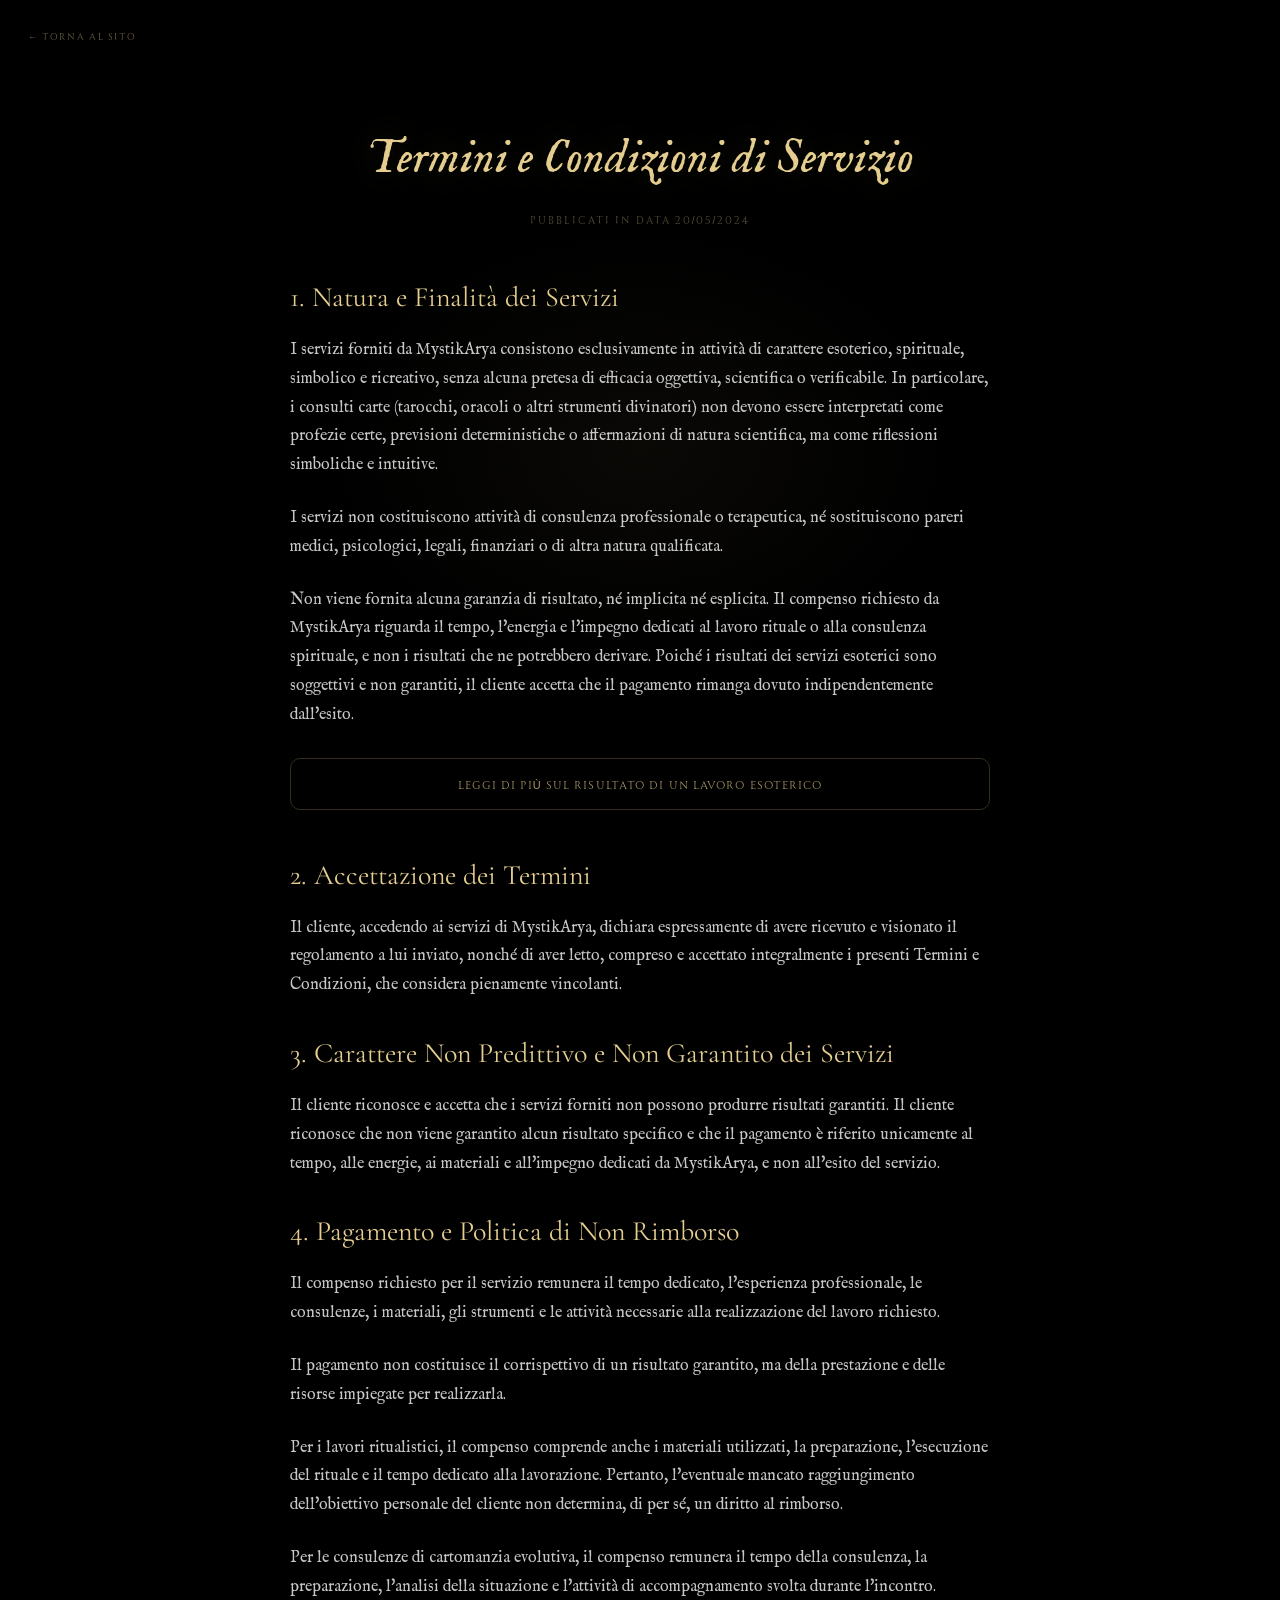
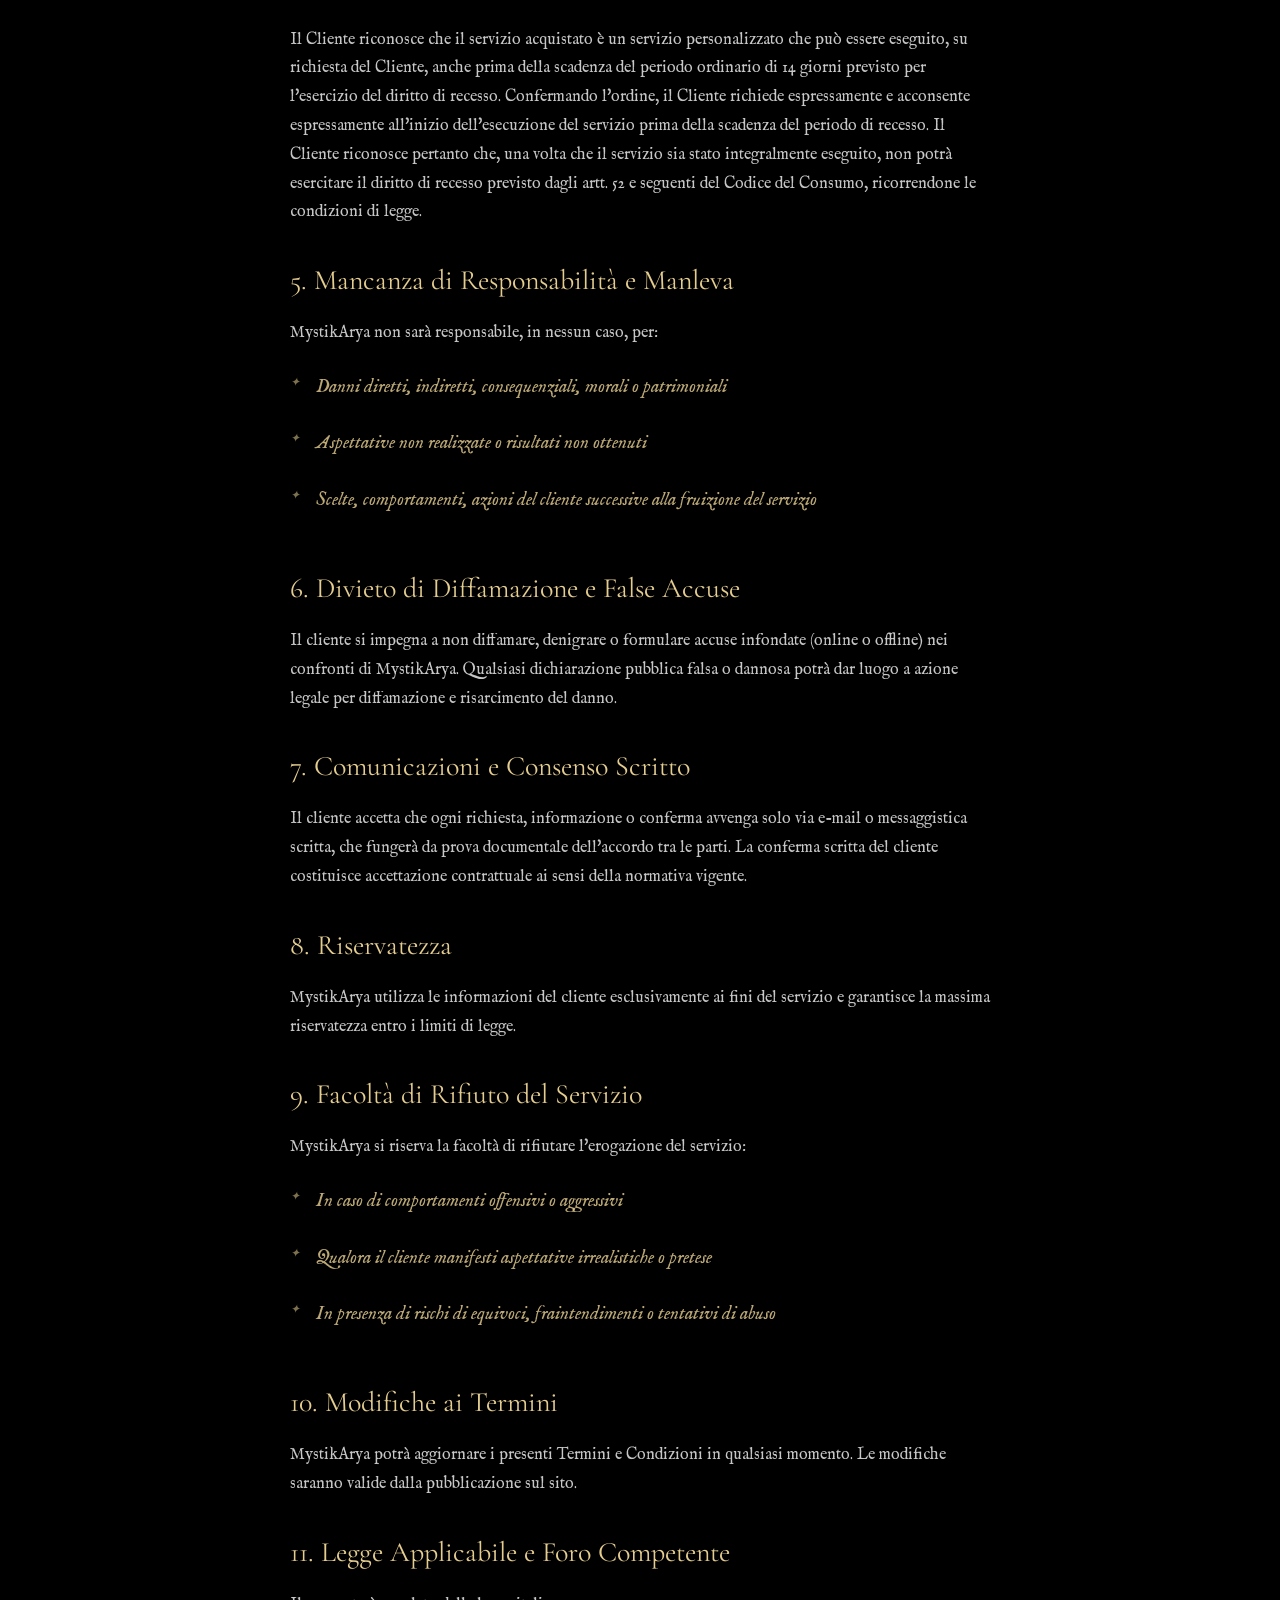
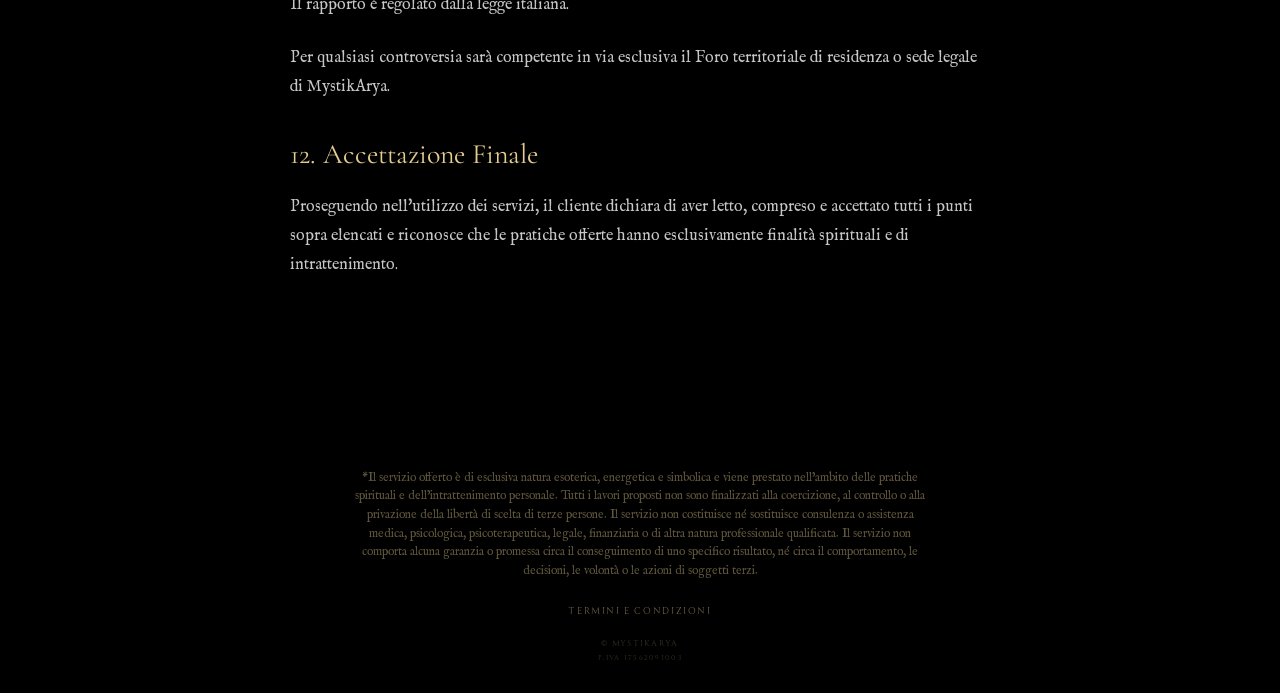
<file: termini.html>
<!DOCTYPE html>
<html lang="it">

<head>
  <meta charset="UTF-8">
  <meta name="viewport" content="width=device-width, initial-scale=1.0">
  <link rel="preload" href="fonts/CormorantGaramond.ttf" as="font" type="font/ttf" crossorigin>
  <link rel="preload" href="fonts/IMFellEnglish-Regular.ttf" as="font" type="font/ttf" crossorigin>
  <link rel="preload" href="fonts/IMFellEnglish-Italic.ttf" as="font" type="font/ttf" crossorigin>
  <link rel="preload" href="fonts/AllrounderMonument.otf" as="font" type="font/otf" crossorigin>
  <title>Termini e Condizioni | MystikArya</title>

  <link rel="stylesheet" href="style.css">
  <link rel="icon" type="image/png" href="assets/mystikaryalogo.png">
</head>

<body>

  <!-- ============================== SFONDO FUMO =============================== -->

  <div class="smoke-background">

    <video
      class="bg-video"
      autoplay
      muted
      loop
      playsinline
      preload="auto"
    >
      <source src="assets/smoke.mp4" type="video/mp4">
    </video>

    <div class="smoke-atmosphere"></div>
    <div class="smoke-vignette"></div>

  </div>


  <!-- ============================== CONTENUTO =============================== -->

  <a href="index.html" class="footer-link articolo-back">
    ← Torna al sito
  </a>

  <main class="page">

    <section class="articolo-page">

      <div class="articolo-content">

        <h1 class="articolo-title">
          Termini e Condizioni di Servizio
        </h1>

        <p class="articolo-meta">
          Pubblicati in data 20/05/2024
        </p>


        <h2 class="articolo-subtitle">
          1. Natura e Finalità dei Servizi
        </h2>

        <p class="articolo-text">
          I servizi forniti da MystikArya consistono esclusivamente in
          attività di carattere esoterico, spirituale, simbolico e
          ricreativo, senza alcuna pretesa di efficacia oggettiva,
          scientifica o verificabile. In particolare, i consulti carte
          (tarocchi, oracoli o altri strumenti divinatori) non devono
          essere interpretati come profezie certe, previsioni
          deterministiche o affermazioni di natura scientifica, ma
          come riflessioni simboliche e intuitive.
        </p>

        <p class="articolo-text">
          I servizi non costituiscono attività di consulenza
          professionale o terapeutica, né sostituiscono pareri medici,
          psicologici, legali, finanziari o di altra natura qualificata.
        </p>

        <p class="articolo-text">
          Non viene fornita alcuna garanzia di risultato, né implicita
          né esplicita. Il compenso richiesto da MystikArya riguarda il
          tempo, l'energia e l'impegno dedicati al lavoro rituale o
          alla consulenza spirituale, e non i risultati che ne
          potrebbero derivare. Poiché i risultati dei servizi esoterici
          sono soggettivi e non garantiti, il cliente accetta che il
          pagamento rimanga dovuto indipendentemente dall'esito.
        </p>

        <a href="risultato.html" class="articolo-callout">
          Leggi di più sul risultato di un lavoro esoterico
        </a>


        <h2 class="articolo-subtitle">
          2. Accettazione dei Termini
        </h2>

        <p class="articolo-text">
          Il cliente, accedendo ai servizi di MystikArya, dichiara
          espressamente di avere ricevuto e visionato il regolamento
          a lui inviato, nonché di aver letto, compreso e accettato
          integralmente i presenti Termini e Condizioni, che
          considera pienamente vincolanti.
        </p>


        <h2 class="articolo-subtitle">
          3. Carattere Non Predittivo e Non Garantito dei Servizi
        </h2>

        <p class="articolo-text">
          Il cliente riconosce e accetta che i servizi forniti non
          possono produrre risultati garantiti. Il cliente riconosce che
          non viene garantito alcun risultato specifico e che il
          pagamento è riferito unicamente al tempo, alle energie, ai
          materiali e all'impegno dedicati da MystikArya, e non
          all'esito del servizio.
        </p>


        <h2 class="articolo-subtitle">
          4. Pagamento e Politica di Non Rimborso
        </h2>

        <p class="articolo-text">
          Il compenso richiesto per il servizio remunera il tempo
          dedicato, l'esperienza professionale, le consulenze, i
          materiali, gli strumenti e le attività necessarie alla
          realizzazione del lavoro richiesto.
        </p>

        <p class="articolo-text">
          Il pagamento non costituisce il corrispettivo di un risultato
          garantito, ma della prestazione e delle risorse impiegate
          per realizzarla.
        </p>

        <p class="articolo-text">
          Per i lavori ritualistici, il compenso comprende anche i
          materiali utilizzati, la preparazione, l'esecuzione del rituale
          e il tempo dedicato alla lavorazione.
          Pertanto, l'eventuale mancato raggiungimento dell'obiettivo
          personale del cliente non determina, di per sé, un diritto al
          rimborso.
        </p>

        <p class="articolo-text">
          Per le consulenze di cartomanzia evolutiva, il compenso
          remunera il tempo della consulenza, la preparazione,
          l'analisi della situazione e l'attività di accompagnamento
          svolta durante l'incontro.
        </p>

        <p class="articolo-text">
          Il Cliente riconosce che il servizio acquistato è un servizio personalizzato che può essere eseguito, su richiesta del Cliente, anche prima della scadenza del periodo ordinario di 14 giorni previsto per l'esercizio del diritto di recesso.
          Confermando l'ordine, il Cliente richiede espressamente e acconsente espressamente all'inizio dell'esecuzione del servizio prima della scadenza del periodo di recesso.
          Il Cliente riconosce pertanto che, una volta che il servizio sia stato integralmente eseguito, non potrà esercitare il diritto di recesso previsto dagli artt. 52 e seguenti del Codice del Consumo, ricorrendone le condizioni di legge.
        </p>


        <h2 class="articolo-subtitle">
          5. Mancanza di Responsabilità e Manleva
        </h2>

        <p class="articolo-text">
          MystikArya non sarà responsabile, in nessun caso, per:
        </p>

        <ul class="corso-list articolo-list">

          <li class="corso-item">
            Danni diretti, indiretti, consequenziali, morali o
            patrimoniali
          </li>

          <li class="corso-item">
            Aspettative non realizzate o risultati non ottenuti
          </li>

          <li class="corso-item">
            Scelte, comportamenti, azioni del cliente successive
            alla fruizione del servizio
          </li>

        </ul>


        <h2 class="articolo-subtitle">
          6. Divieto di Diffamazione e False Accuse
        </h2>

        <p class="articolo-text">
          Il cliente si impegna a non diffamare, denigrare o
          formulare accuse infondate (online o offline) nei confronti
          di MystikArya. Qualsiasi dichiarazione pubblica falsa o
          dannosa potrà dar luogo a azione legale per diffamazione
          e risarcimento del danno.
        </p>


        <h2 class="articolo-subtitle">
          7. Comunicazioni e Consenso Scritto
        </h2>

        <p class="articolo-text">
          Il cliente accetta che ogni richiesta, informazione o
          conferma avvenga solo via e-mail o messaggistica scritta,
          che fungerà da prova documentale dell'accordo tra le
          parti. La conferma scritta del cliente costituisce
          accettazione contrattuale ai sensi della normativa vigente.
        </p>


        <h2 class="articolo-subtitle">
          8. Riservatezza
        </h2>

        <p class="articolo-text">
          MystikArya utilizza le informazioni del cliente
          esclusivamente ai fini del servizio e garantisce la massima
          riservatezza entro i limiti di legge.
        </p>


        <h2 class="articolo-subtitle">
          9. Facoltà di Rifiuto del Servizio
        </h2>

        <p class="articolo-text">
          MystikArya si riserva la facoltà di rifiutare l'erogazione del
          servizio:
        </p>

        <ul class="corso-list articolo-list">

          <li class="corso-item">
            In caso di comportamenti offensivi o aggressivi
          </li>

          <li class="corso-item">
            Qualora il cliente manifesti aspettative irrealistiche o
            pretese
          </li>

          <li class="corso-item">
            In presenza di rischi di equivoci, fraintendimenti o
            tentativi di abuso
          </li>

        </ul>


        <h2 class="articolo-subtitle">
          10. Modifiche ai Termini
        </h2>

        <p class="articolo-text">
          MystikArya potrà aggiornare i presenti Termini e Condizioni
          in qualsiasi momento. Le modifiche saranno valide dalla
          pubblicazione sul sito.
        </p>


        <h2 class="articolo-subtitle">
          11. Legge Applicabile e Foro Competente
        </h2>

        <p class="articolo-text">
          Il rapporto è regolato dalla legge italiana.
        </p>

        <p class="articolo-text">
          Per qualsiasi controversia sarà competente in via esclusiva
          il Foro territoriale di residenza o sede legale di MystikArya.
        </p>


        <h2 class="articolo-subtitle">
          12. Accettazione Finale
        </h2>

        <p class="articolo-text">
          Proseguendo nell'utilizzo dei servizi, il cliente dichiara di
          aver letto, compreso e accettato tutti i punti sopra elencati
          e riconosce che le pratiche offerte hanno esclusivamente
          finalità spirituali e di intrattenimento.
        </p>

      </div>

    </section>

  </main>


  <footer class="site-footer">

    <div class="footer-content">

      <p class="footer-disclaimer">
        *Il servizio offerto è di esclusiva natura esoterica, energetica e simbolica e viene prestato nell’ambito delle pratiche spirituali e dell’intrattenimento personale. Tutti i lavori proposti non sono finalizzati alla coercizione, al controllo o alla privazione della libertà di scelta di terze persone. Il servizio non costituisce né sostituisce consulenza o assistenza medica, psicologica, psicoterapeutica, legale, finanziaria o di altra natura professionale qualificata. Il servizio non comporta alcuna garanzia o promessa circa il conseguimento di uno specifico risultato, né circa il comportamento, le decisioni, le volontà o le azioni di soggetti terzi.
      </p>

      <div class="footer-links">
        <a href="termini.html" class="footer-link">
          Termini e Condizioni
        </a>
      </div>

      <div class="footer-copy">
        © MystikArya
        <br><small>P.IVA 17562091003</small>
      </div>

    </div>

  </footer>

</body>

</html>
</file>
<file: style.css>
/* =========================================================
   MYSTIKARYA
   STYLE.CSS
   ========================================================= */


/* =========================================================
   FONT ORIGINALI
   ========================================================= */

@font-face {
    font-family: 'Engravers Old English';
    src: url('fonts/EngraversOldEnglish.otf') format('opentype');
    font-weight: normal;
    font-style: normal;
    font-display: swap;
}

@font-face {
    font-family: 'Cormorant Garamond';
    src: url('fonts/CormorantGaramond.ttf') format('truetype');
    font-weight: normal;
    font-style: normal;
    font-display: swap;
}

@font-face {
    font-family: 'IM Fell English';
    src: url('fonts/IMFellEnglish-Regular.ttf') format('truetype');
    font-weight: normal;
    font-style: normal;
    font-display: swap;
}

@font-face {
    font-family: 'IM Fell English-italic';
    src: url('fonts/IMFellEnglish-Italic.ttf') format('truetype');
    font-weight: normal;
    font-style: italic;
    font-display: swap;
}

@font-face {
    font-family: 'Allrounder Monument';
    src: url('fonts/AllrounderMonument.otf') format('opentype');
    font-weight: normal;
    font-style: normal;
    font-display: swap;
}


/* =========================================================
   VARIABILI
   ========================================================= */

:root {
    --gold: #e4cd8f;
    --gold-dim: rgba(228, 205, 143, 0.75);
    --text-soft: rgb(255, 255, 255);
    --line: rgba(228, 205, 143, 0.22);
}


/* =========================================================
   RESET
   ========================================================= */

* {
    margin: 0;
    padding: 0;
    box-sizing: border-box;
}

html {
    width: 100%;
    min-height: 100%;
    scroll-behavior: smooth;
}

body {
    width: 100%;
    min-height: 100%;
    background: #000;
    overflow-x: hidden;
    font-family: 'IM Fell English', serif;
}

a {
    text-decoration: none;
    color: inherit;
}


/* =========================================================
   SFONDO FUMO
   ========================================================= */

.smoke-background {
    position: fixed;
    inset: 0;
    z-index: 0;
    overflow: hidden;
    background: #000;
}

.bg-video {
    position: absolute;
    inset: 0;
    width: 100%;
    height: 100%;
    object-fit: cover;
    opacity: 0.88;

    filter:
        brightness(0.90)
        contrast(1.05)
        saturate(0.7);
}


/* =========================================================
   ATMOSFERA
   ========================================================= */

.smoke-atmosphere {
    position: absolute;
    inset: 0;
    pointer-events: none;

    background:
        radial-gradient(
            ellipse at center,
            rgba(228, 205, 143, 0.045) 0%,
            rgba(0, 0, 0, 0.05) 35%,
            rgba(0, 0, 0, 0.30) 70%,
            rgba(0, 0, 0, 0.58) 100%
        );
}


/* =========================================================
   VIGNETTE
   ========================================================= */

.smoke-vignette {
    position: absolute;
    inset: 0;
    pointer-events: none;

    background:
        radial-gradient(
            ellipse at center,
            transparent 20%,
            rgba(0, 0, 0, 0.15) 55%,
            rgba(0, 0, 0, 0.78) 100%
        );
}


/* =========================================================
   PAGE
   ========================================================= */

.page {
    position: relative;
    z-index: 5;
    width: 100%;
}


/* =========================================================
   HERO
   ========================================================= */

.hero {
    position: relative;
    width: 100%;
    min-height: 100vh;

    display: flex;
    align-items: center;
    justify-content: center;

    text-align: center;
    padding: 24px;
}


/* =========================================================
   INTRO
   ========================================================= */

.intro {
    display: flex;
    flex-direction: column;
    align-items: center;
    transform: translateY(-2vh);
}


/* =========================================================
   BRAND
   ========================================================= */

.brand {
    font-family:
        'Engravers Old English',
        'Cormorant Garamond',
        serif;

    font-size: 40px;
    font-weight: 100;
    color: var(--gold);
    letter-spacing: 0.01em;

    opacity: 0;

    animation:
        brandFadeIn
        1.2s
        ease-out
        forwards;
}


/* =========================================================
   SUBTITLE
   ========================================================= */

.subtitle {
    margin-top: 46px;

    font-family:
        'Allrounder Monument',
        sans-serif;

    font-size:
        clamp(15px, 1.6vw, 20px);

    letter-spacing: 0.34em;
    color: var(--gold-dim);
    line-height: 2.1;
    text-transform: uppercase;

    opacity: 0;

    transform: scale(1.22);

    will-change:
        transform,
        opacity;

    animation:
        subtitleReveal
        3.2s
        cubic-bezier(0.25, 0.1, 0.25, 1)
        forwards;

    animation-delay: 0.2s;
}


/* =========================================================
   WHATSAPP HERO
   Stesso trattamento dell'eyebrow di "Il Mio Metodo":
   piccolo, spaziato, dorato tenue.
   ========================================================= */

.hero-whatsapp {
    display: inline-flex;
    align-items: center;
    gap: 8px;

    margin-top: 28px;

    font-family:
        'Allrounder Monument',
        sans-serif;

    font-size: 9px;
    letter-spacing: 0.24em;
    text-transform: uppercase;

    color:
        rgba(228, 205, 143, 0.55);

    opacity: 0;

    animation:
        exploreFadeIn
        1.8s
        ease-out
        forwards;

    animation-delay: 0.5s;

    transition:
        color 0.5s ease;
}

.hero-whatsapp:hover {
    color: var(--gold);
}

.hero-whatsapp-icon {
    width: 13px;
    height: 13px;

    fill: currentColor;
}


/* =========================================================
   HERO ANIMATIONS
   ========================================================= */

@keyframes brandFadeIn {

    from {
        opacity: 0;
    }

    to {
        opacity: 1;
    }

}

@keyframes subtitleReveal {

    from {
        opacity: 0;
        transform: scale(1.22);
    }

    to {
        opacity: 1;
        transform: scale(1);
    }

}


/* =========================================================
   ESPLORA HERO
   ========================================================= */

.explore {
    appearance: none;

    margin-top: 52px;
    padding: 0;

    border: 0;
    background: transparent;

    color: var(--gold-dim);

    cursor: pointer;

    display: flex;
    flex-direction: column;
    align-items: center;

    gap: 8px;

    opacity: 0;

    animation:
        exploreFadeIn
        1.8s
        ease-out
        forwards;

    animation-delay: 0.8s;

    transition:
        color 0.5s ease;
}

.explore-label {
    font-family:
        'Allrounder Monument',
        sans-serif;

    font-size: 9px;
    font-weight: normal;

    letter-spacing: 0.42em;
    text-transform: uppercase;

    padding-left: 0.42em;

    transition:
        letter-spacing 0.6s ease;
}

.explore-arrow {
    font-family:
        'Cormorant Garamond',
        serif;

    font-size: 22px;
    line-height: 1;

    opacity: 0.7;

    transition:
        transform 0.6s ease,
        opacity 0.6s ease;
}

.explore:hover {
    color: var(--gold);
}

.explore:hover .explore-label {
    letter-spacing: 0.52em;
}

.explore:hover .explore-arrow {
    transform: translateY(5px);
    opacity: 1;
}

@keyframes exploreFadeIn {

    from {
        opacity: 0;
    }

    to {
        opacity: 1;
    }

}


/* =========================================================
   CARTOMANZIA
   ========================================================= */

.section-cartomanzia {
    position: relative;
    width: 100%;
    min-height: 100vh;

    overflow: hidden;
    isolation: isolate;

    display: flex;
    justify-content: center;
    align-items: flex-start;

    opacity: 0;

    transition:
        opacity 2.5s ease;
}

.section-cartomanzia.is-visible {
    opacity: 1;
}


/* =========================================================
   BACKGROUND + OVERLAY CARTOMANZIA (pseudo-elemento)
   ========================================================= */

.section-cartomanzia::before {
    content: '';

    position: absolute;
    top: -15%;
    left: 0;

    width: 100%;
    height: 130%;

    z-index: -1;

    pointer-events: none;
    will-change: transform;

    background-image:
        linear-gradient(
            180deg,
            rgba(0, 0, 0, 0.75) 0%,
            rgba(0, 0, 0, 0.80) 45%,
            rgba(0, 0, 0, 0.95) 100%
        ),
        var(--bg);

    background-size: cover;
    background-position: center;
    background-repeat: no-repeat;

    transform: translate3d(0, var(--parallax-y, 0px), 0);
}


/* =========================================================
   CONTENUTO CARTOMANZIA
   ========================================================= */

.cartomanzia-content {
    position: relative;

    z-index: 2;

    width: min(720px, 88%);

    padding:
        82px
        0
        90px;

    text-align: center;
}


/* =========================================================
   TITOLO CARTOMANZIA
   ========================================================= */

.cartomanzia-title {
    margin: 0;

    font-family:
        'IM Fell English-italic',
        serif;

    font-size:
        clamp(42px, 5vw, 70px);

    font-weight: normal;
    line-height: 1;

    color: var(--gold);

    letter-spacing: 0.01em;

    opacity: 0;

    transform: translateY(18px);

    transition:
        opacity 2.2s ease,
        transform 2.2s cubic-bezier(0.22, 1, 0.36, 1);
}

.section-cartomanzia.is-visible
.cartomanzia-title {
    opacity: 1;
    transform: translateY(0);
}


/* =========================================================
   PACCHETTI
   ========================================================= */

.cartomanzia-packages {
    width: 100%;
    margin-top: 43px;
}


/* =========================================================
   INTRO PACCHETTI
   ========================================================= */

.packages-intro {
    opacity: 0;

    transform: translateY(12px);

    transition:
        opacity 1.8s ease 0.35s,
        transform 1.8s cubic-bezier(0.22, 1, 0.36, 1) 0.35s;
}

.section-cartomanzia.is-visible
.packages-intro {
    opacity: 1;
    transform: translateY(0);
}

.packages-description {
    margin: 0;

    font-family:
        'IM Fell English-italic',
        serif;

    font-size: 17px;
    line-height: 1.65;

    text-align: center;

    color:
        rgba(228, 205, 143, 0.76);
}

.packages-description span {
    color: var(--gold);
}


/* =========================================================
   LISTA PACCHETTI
   ========================================================= */

.packages-grid {
    width: 100%;

    display: flex;
    flex-direction: column;

    gap: 12px;

    margin-top: 34px;
}


/* =========================================================
   CARD
   ========================================================= */

.package-card {
    position: relative;

    width: 100%;

    min-height: 225px;

    padding:
        27px
        30px
        23px;

    display: flex;

    flex-direction: column;

    align-items: center;

    justify-content: flex-start;

    text-align: center;

    border: none;

    opacity: 0;

    transform: translateY(18px);

    transition:
        opacity 1.8s ease,
        transform 1.8s cubic-bezier(0.22, 1, 0.36, 1);
}


/* =========================================================
   FADE — TUTTE LE CARD INSIEME
   ========================================================= */

.section-cartomanzia.is-visible
.package-card {

    opacity: 1;

    transform: translateY(0);

    transition-delay: 0.7s;
}


/* =========================================================
   STELLE
   ========================================================= */

.package-stars {
    margin-bottom: 8px;

    font-size: 11px;

    line-height: 1;

    opacity: 0.72;

    letter-spacing: 0.08em;
}


/* =========================================================
   NOME PACCHETTO
   ========================================================= */

.package-name {
    margin: 0;

    font-family:
        'Cormorant Garamond',
        serif;

    font-size: 29px;

    font-weight: normal;

    text-transform: uppercase;

    letter-spacing: 0.13em;

    line-height: 1.15;

    color: var(--gold);
}


/* =========================================================
   DURATA
   ========================================================= */

.package-duration {
    margin:
        5px
        0
        14px;

    font-family:
        'Allrounder Monument',
        sans-serif;

    font-size: 10px;

    text-transform: uppercase;

    letter-spacing: 0.30em;

    color:
        rgba(228, 205, 143, 0.55);
}


/* =========================================================
   DETTAGLI
   ========================================================= */

.package-details {
    max-width: 450px;

    margin: 0 auto;

    font-family:
        'IM Fell English-Italic',
        serif;

    font-size: 16px;

    line-height: 1.55;

    text-align: center;

    color:
        rgba(255, 255, 255, 0.763);
}


/* =========================================================
   PREZZO
   ========================================================= */

.package-price {
    margin-top: auto;

    padding-top: 0px;

    font-family:
        'Cormorant Garamond',
        serif;

    font-size: 22px;

    line-height: 1;

    color: var(--gold);
}


/* =========================================================
   UNICO PULSANTE FUORI DALLE CARD
   ========================================================= */

.package-button {
    appearance: none;

    margin-top: 12px;

    padding: 0;

    border: 0;

    background: transparent;

    color: var(--gold-dim);

    cursor: pointer;

    display: flex;

    align-items: center;

    justify-content: center;

    gap: 8px;

    font-family:
        'Allrounder Monument',
        sans-serif;

    font-size: 12px;

    font-weight: normal;

    letter-spacing: 0.36em;

    text-transform: uppercase;

    transition:
        color 0.5s ease,
        letter-spacing 0.6s ease;
}

.package-button::after {
    content: '→';

    font-family:
        'Cormorant Garamond',
        serif;

    font-size: 18px;

    line-height: 1;

    opacity: 0.7;

    transition:
        transform 0.6s ease,
        opacity 0.6s ease;
}

.package-button:hover {
    color: var(--gold);

    letter-spacing: 0.43em;
}

.package-button:hover::after {
    transform: translateX(5px);

    opacity: 1;
}


/* =========================================================
   IL MIO METODO
   ========================================================= */

.section-metodo {
    position: relative;

    width: 100%;

    display: flex;
    align-items: center;
    justify-content: center;

    padding: 110px 20px;

    background:
        radial-gradient(
            circle at center,
            rgba(228, 205, 143, 0.045),
            rgba(0, 0, 0, 0.98) 65%
        );

    overflow: hidden;
}


.metodo-content {
    width: min(760px, 92%);

    margin: 0 auto;

    text-align: center;
}


/* =========================================================
   TITOLO
   ========================================================= */

.metodo-heading {
    margin-bottom: 65px;
}


.metodo-eyebrow {
    display: block;

    margin-bottom: 14px;

    font-family:
        'Allrounder Monument',
        sans-serif;

    font-size: 9px;

    letter-spacing: 0.32em;

    color:
        rgba(228, 205, 143, 0.45);
}


.metodo-title {
    margin: 0;

    font-family:
        'IM Fell English-italic',
        serif;

    font-size:
        clamp(35px, 4vw, 55px);

    line-height: 0.88;

    font-weight: normal;

    color: var(--gold);

    text-shadow:
        0 0 35px
        rgba(228, 205, 143, 0.08);
}


.metodo-title em {
    font-family:
        'IM Fell English-italic',
        serif;

    font-size: 0.82em;

    font-weight: normal;
}


/* =========================================================
   SLIDER
   ========================================================= */

.metodo-slider {
    position: relative;

    width: min(620px, 100%);

    min-height: 145px;

    margin: 0 auto;
}


.metodo-slide {
    position: absolute;

    inset: 0;

    display: flex;

    flex-direction: column;

    align-items: center;

    justify-content: center;

    opacity: 0;

    transform: translateX(35px);

    pointer-events: none;

    transition:
        opacity 0.65s ease,
        transform 0.65s
        cubic-bezier(0.22, 1, 0.36, 1);
}


.metodo-slide.active {
    position: relative;

    opacity: 1;

    transform: translateX(0);

    pointer-events: auto;
}


.metodo-number {
    display: block;

    margin-bottom: 22px;

    font-family:
        'Allrounder Monument',
        sans-serif;

    font-size: 8px;

    letter-spacing: 0.25em;

    color:
        rgba(228, 205, 143, 0.35);
}


.metodo-slide p {
    width: 100%;

    max-width: 570px;

    margin: 0;

    font-family:
        'IM Fell English-Italic',
        serif;

    font-size: 19px;

    line-height: 1.8;

    color:
        rgba(255, 255, 255, 0.72);
}


.metodo-slide strong {
    color: var(--gold);

    font-weight: normal;
}


.metodo-final {
    font-family:
        'Cormorant Garamond',
        serif !important;

    font-size: 25px !important;

    line-height: 1.35 !important;

    color: var(--gold) !important;
}


/* =========================================================
   NAVIGAZIONE
   ========================================================= */

.metodo-navigation {
    display: flex;

    align-items: center;

    justify-content: center;

    gap: 28px;

    margin-top: 60px;
}


.metodo-arrow {
    width: 42px;
    height: 42px;

    display: flex;

    align-items: center;

    justify-content: center;

    padding: 0;

    border: none;

    background: transparent;

    font-family:
        'Cormorant Garamond',
        serif;

    font-size: 24px;

    color:
        rgba(228, 205, 143, 0.48);

    cursor: pointer;

    transition:
        color 0.4s ease,
        transform 0.4s ease;
}


.metodo-arrow:hover {
    color: var(--gold);
}


.metodo-prev:hover {
    transform: translateX(-4px);
}


.metodo-next:hover {
    transform: translateX(4px);
}


.metodo-progress {
    display: flex;

    align-items: center;

    gap: 12px;

    font-family:
        'Allrounder Monument',
        sans-serif;

    font-size: 8px;

    letter-spacing: 0.18em;

    color:
        rgba(228, 205, 143, 0.35);
}


.metodo-line {
    width: 65px;
    height: 1px;

    background:
        rgba(228, 205, 143, 0.18);
}


/* =========================================================
   RITUALI
   ========================================================= */

.section-rituali {
    position: relative;

    width: 100%;

    background: #050403;

    overflow: hidden;
}


/* =========================================================
   INTRO
   ========================================================= */

.rituali-intro {
    position: relative;

    z-index: 2;

    min-height: 38vh;

    display: flex;
    flex-direction: column;

    align-items: center;
    justify-content: center;
    gap: 18px;

    padding:
        0px
        0px
        0px;

    text-align: center;
}


.rituali-title {
    margin: 0;

    font-family:
        'Allrounder Monument',
        sans-serif;

    letter-spacing: 0.18em;

    font-size:
        clamp(24px, 6vw, 24px);

    font-weight: normal;

    line-height: 0.9;

    color: var(--gold);

    text-shadow:
        0 0 35px
        rgba(228, 205, 143, 0.12);
}


/* =========================================================
   NOTA SOTTO IL TITOLO
   ========================================================= */

.rituali-note {
    max-width: 480px;
    margin: 0 auto;

    font-family:
        'Allrounder Monument',
        sans-serif;

    font-size: 10px;
    line-height: 1.8;

    letter-spacing: 0.08em;
    text-transform: uppercase;

    color:
        rgba(228, 205, 143, 0.45);
}


/* =========================================================
   CONTENITORE RITUALI
   ========================================================= */

.rituali-items {
    position: relative;

    z-index: 2;

    width: 100%;

    display: flex;
    flex-direction: column;
}


/* =========================================================
   SINGOLA CARD RITUALE
   ========================================================= */

.rituale-item {
    position: relative;
    width: 100%;
    min-height: 92vh;

    display: flex;
    align-items: center;
    justify-content: center;

    padding: 24px 20px;
    text-align: center;

    overflow: hidden;
    isolation: isolate;
}

.rituale-item::before {
    content: '';

    position: absolute;
    inset: -8% 0;

    z-index: -1;

    pointer-events: none;
    will-change: transform;

    background-image:
        linear-gradient(
            180deg,
            rgba(0, 0, 0, 0.70) 0%,
            rgba(0, 0, 0, 0.60) 35%,
            rgba(0, 0, 0, 0.70) 70%,
            rgba(0, 0, 0, 0.88) 100%
        ),
        var(--bg);

    background-size: cover;
    background-position: center;
    background-repeat: no-repeat;

    transform: translate3d(0, var(--parallax-y, 0px), 0);
}


/* =========================================================
   CARD "PERCORSI PERSONALIZZATI"
   ========================================================= */

.rituale-item--sfondo-sito .rituale-item-video {
    position: absolute;
    inset: -8% 0;

    z-index: -2;

    width: 100%;
    height: 116%;

    object-fit: cover;
    object-position: center;

    pointer-events: none;

    filter:
        brightness(0.72)
        contrast(1.05)
        saturate(0.7);
}

.rituale-item.rituale-item--sfondo-sito::before {
    background-image:
        linear-gradient(
            180deg,
            rgba(0, 0, 0, 0.70) 0%,
            rgba(0, 0, 0, 0.60) 35%,
            rgba(0, 0, 0, 0.70) 70%,
            rgba(0, 0, 0, 0.88) 100%
        );
}


/* =========================================================
   CONTENUTO
   ========================================================= */

.rituale-content {
    position: relative;
    z-index: 1;

    width: min(680px, 88%);

    margin: 0 auto;

    display: flex;

    flex-direction: column;

    align-items: center;

    text-align: center;

    opacity: 0;

    transform:
        scale(0.92);

    transition:
        opacity 3.6s
        cubic-bezier(0.22, 1, 0.36, 1),

        transform 4.8s
        cubic-bezier(0.16, 1, 0.3, 1);
}


.rituale-item.is-active .rituale-content {
    opacity: 1;

    transform:
        scale(1);
}


/* =========================================================
   TITOLO RITUALE
   ========================================================= */

.rituale-name {
    margin: 0 0 38px;

    font-family:
        'Allrounder Monument',
        sans-serif;

    font-size:
        clamp(28px, 4vw, 48px);

    font-weight: normal;

    line-height: 1;

    letter-spacing:
        0.16em;

    color: var(--gold);

    text-shadow:
        0 0 30px
        rgba(228, 205, 143, 0.12);
}


/* =========================================================
   DESCRIZIONE
   ========================================================= */

.rituale-description {
    width: 100%;

    max-width: 570px;

    margin: 0 auto;

    font-family:
        'IM Fell English-Italic',
        serif;

    font-size:
        clamp(16px, 1.5vw, 19px);

    font-style: italic;

    line-height: 1.75;

    color:
        rgba(228, 205, 143, 0.82);

    text-shadow:
        0 2px 15px
        rgba(0, 0, 0, 0.8);
}


/* =========================================================
   PREZZO
   ========================================================= */

.rituale-price {
    margin-top: 30px;

    font-family:
        'Cormorant Garamond',
        serif;

    font-size: 18px;

    font-weight: normal;

    letter-spacing:
        0.08em;

    color: var(--gold);

    text-shadow:
        0 0 20px
        rgba(228, 205, 143, 0.12);
}


/* =========================================================
   BOTTONE
   ========================================================= */

.rituale-button {
    display: inline-flex;

    align-items: center;
    justify-content: center;

    gap: 15px;

    margin-top: 40px;

    min-width: 175px;

    padding:
        12px
        21px;

    border:
        1px solid
        rgba(228, 205, 143, 0.22);

    border-radius: 40px;

    background:
        rgba(0, 0, 0, 0.22);

    font-family:
        'Allrounder Monument',
        sans-serif;

    font-size: 11px;

    letter-spacing:
        0.24em;

    color:
        rgba(228, 205, 143, 0.62);

    transition:
        border-color 0.7s ease,
        background 0.7s ease,
        color 0.7s ease;
}


.rituale-button:hover {
    border-color:
        rgba(228, 205, 143, 0.58);

    background:
        rgba(0, 0, 0, 0.42);

    color: var(--gold);
}


/* =========================================================
   FRECCIA
   ========================================================= */

.rituale-arrow {
    font-family:
        'Cormorant Garamond',
        serif;

    font-size: 19px;

    line-height: 0;

    transition:
        transform 0.7s
        cubic-bezier(0.22, 1, 0.36, 1);
}


.rituale-button:hover .rituale-arrow {
    transform:
        translateX(5px);
}


/* =========================================================
   DISCLAIMER RITUALI
   ========================================================= */

.rituali-disclaimer {
    max-width: 650px;

    margin:
        28px
        auto
        0;

    font-family:
        'IM Fell English-Italic',
        serif;

    font-size: 12px;

    line-height: 1.55;

    text-align: center;

    color:
        rgba(228, 205, 143, 0.42);

    letter-spacing: 0.01em;

    opacity: 0;

    transform: translateY(10px);

    transition:
        opacity 2s ease 0.55s,
        transform 2s cubic-bezier(0.22, 1, 0.36, 1) 0.55s;
}

.section-rituali.is-visible
.rituali-disclaimer {
    opacity: 1;

    transform: translateY(0);
}


/* =========================================================
   CORSO DI STREGONERIA
   ========================================================= */

.section-corso {
    position: relative;
    width: 100%;
    min-height: 100vh;

    overflow: hidden;
    isolation: isolate;

    display: flex;
    justify-content: center;
    align-items: center;

    padding: 90px 24px;
}

.section-corso::before {
    content: '';

    position: absolute;
    top: -15%;
    left: 0;

    width: 100%;
    height: 130%;

    z-index: -1;

    pointer-events: none;
    will-change: transform;

    background-image:
        linear-gradient(
            180deg,
            rgba(0, 0, 0, 0.78) 0%,
            rgba(0, 0, 0, 0.70) 40%,
            rgba(0, 0, 0, 0.82) 75%,
            rgba(0, 0, 0, 0.94) 100%
        ),
        var(--bg);

    background-size: cover;
    background-position: center;
    background-repeat: no-repeat;

    transform: translate3d(0, var(--parallax-y, 0px), 0);
}


/* =========================================================
   CONTENUTO
   ========================================================= */

.corso-content {
    position: relative;
    z-index: 1;

    width: min(640px, 90%);

    display: flex;
    flex-direction: column;
    align-items: center;

    text-align: center;
}


/* =========================================================
   REVEAL LEGATO ALLO SCROLL
   ========================================================= */

.corso-fade {
    opacity: 0;
    transform: scale(0.85);

    transition:
        opacity 0.35s ease-out,
        transform 0.35s ease-out;

    will-change: opacity, transform;
}


/* =========================================================
   TITOLO
   ========================================================= */

.corso-title {
    margin: 0;

    font-family:
        'IM Fell English-italic',
        serif;

    font-size:
        clamp(34px, 4.5vw, 56px);

    font-weight: normal;
    line-height: 1.05;

    color: var(--gold);

    letter-spacing: 0.03em;
    text-transform: uppercase;

    text-shadow:
        0 0 35px
        rgba(228, 205, 143, 0.18);
}


/* =========================================================
   SOTTOTITOLO
   ========================================================= */

.corso-subtitle {
    margin: 14px 0 44px;

    display: flex;
    align-items: center;
    justify-content: center;
    gap: 14px;

    font-family:
        'Allrounder Monument',
        sans-serif;

    font-size: clamp(13px, 1.6vw, 16px);
    font-weight: normal;

    letter-spacing: 0.32em;
    text-transform: uppercase;

    color: var(--gold-dim);
}

.corso-ornament {
    font-family:
        'Cormorant Garamond',
        serif;

    font-size: 12px;

    color:
        rgba(228, 205, 143, 0.45);
}


/* =========================================================
   ELENCO
   ========================================================= */

.corso-list {
    list-style: none;

    display: flex;
    flex-direction: column;
    gap: 26px;

    margin: 0 0 48px;
    padding: 0;
}

.corso-item {
    position: relative;

    padding-left: 26px;

    font-family:
        'IM Fell English-Italic',
        serif;

    font-size: 19px;
    font-style: italic;
    line-height: 1.6;

    color:
        rgba(228, 205, 143, 0.82);

    text-shadow:
        0 2px 15px
        rgba(0, 0, 0, 0.8);
}

.corso-item::before {
    content: '✦';

    position: absolute;
    left: 0;
    top: 0.1em;

    font-size: 12px;

    color:
        rgba(228, 205, 143, 0.55);
}

.corso-item strong {
    font-family:
        'Cormorant Garamond',
        serif;

    font-style: normal;
    font-weight: normal;

    color: var(--gold);
}

.corso-item--emphasis {
    font-size: 21px;
}

.corso-item-sub {
    display: block;

    margin-top: 6px;

    font-size: 16px;

    color:
        rgba(228, 205, 143, 0.55);
}


/* =========================================================
   BOTTONE CORSO
   ========================================================= */

.corso-button {
    opacity: 0;
    transform: scale(0.85);

    transition:
        opacity 0.35s ease-out,
        transform 0.35s ease-out,
        border-color 0.7s ease,
        background 0.7s ease,
        color 0.7s ease;

    will-change: opacity, transform;
}


/* =========================================================
   PAGINE DI DETTAGLIO RITUALE
   ========================================================= */

.articolo-page {
    position: relative;
    z-index: 5;

    width: 100%;
    min-height: 100vh;

    display: flex;
    justify-content: center;

    padding: 130px 24px 110px;
}

.articolo-back {
    position: fixed;
    top: 28px;
    left: 28px;
    z-index: 10;
}

.articolo-content {
    width: min(700px, 100%);

    display: flex;
    flex-direction: column;

    text-align: left;

    opacity: 0;

    animation:
        articoloReveal
        1.4s
        ease-out
        forwards;

    animation-delay: 0.2s;
}

@keyframes articoloReveal {

    from {
        opacity: 0;
        transform: translateY(16px);
    }

    to {
        opacity: 1;
        transform: translateY(0);
    }

}

.articolo-title {
    align-self: center;

    margin: 0 0 40px;

    font-family:
        'IM Fell English-italic',
        serif;

    font-size: clamp(30px, 4.5vw, 46px);
    font-weight: normal;

    color: var(--gold);
    text-align: center;

    text-shadow:
        0 0 35px
        rgba(228, 205, 143, 0.18);
}

.articolo-intro {
    margin: 0 0 40px;

    font-family:
        'IM Fell English-Italic',
        serif;

    font-size: 18px;
    font-style: italic;
    line-height: 1.75;

    color:
        rgba(255, 255, 255, 0.85);
}

.articolo-intro strong {
    font-family:
        'Cormorant Garamond',
        serif;

    font-style: normal;

    color: var(--gold);
}

.articolo-subtitle {
    margin: 0 0 22px;

    font-family:
        'Cormorant Garamond',
        serif;

    font-size: clamp(22px, 2.8vw, 28px);
    font-weight: normal;

    color: var(--gold);
}

.articolo-subtitle:not(:first-child) {
    margin-top: 12px;
}

.articolo-text {
    margin: 0 0 24px;

    font-family:
        'IM Fell English',
        serif;

    font-size: 16px;
    line-height: 1.8;

    color:
        rgba(255, 255, 255, 0.78);
}

.articolo-meta {
    align-self: center;

    margin: -18px 0 40px;

    font-family:
        'Allrounder Monument',
        sans-serif;

    font-size: 10px;
    letter-spacing: 0.2em;
    text-transform: uppercase;

    color:
        rgba(228, 205, 143, 0.4);
}

.articolo-callout {
    display: block;
    margin: 4px 0 36px;

    padding: 16px 20px;

    border:
        1px solid
        rgba(228, 205, 143, 0.22);

    border-radius: 10px;

    font-family:
        'Allrounder Monument',
        sans-serif;

    font-size: 11px;
    letter-spacing: 0.1em;
    text-transform: uppercase;
    text-align: center;

    color: var(--gold-dim);

    transition:
        border-color 0.5s ease,
        color 0.5s ease;
}

.articolo-callout:hover {
    border-color:
        rgba(228, 205, 143, 0.55);

    color: var(--gold);
}

.articolo-callout-button {
    align-self: center;
    margin: 4px 0 36px;
}

.articolo-contact {
    align-self: center;

    display: flex;
    flex-wrap: wrap;
    justify-content: center;
    align-items: center;
    gap: 10px 22px;

    margin: 16px 0 6px;
}

.articolo-list {
    margin-bottom: 44px;
}

.articolo-disclaimer {
    margin: 0 0 20px;

    font-family:
        'IM Fell English',
        serif;

    font-size: 13px;
    line-height: 1.65;

    color:
        rgba(228, 205, 143, 0.5);
}

.articolo-price {
    align-self: center;
}

.articolo-button {
    align-self: center;
    margin-top: 12px;
}


/* =========================================================
   FOOTER
   ========================================================= */

.site-footer {
    position: relative;
    width: 100%;
    z-index: 5;

    padding:
        55px
        20px
        30px;

    background: rgba(0, 0, 0, 0.92);

    text-align: center;
}

.footer-content {
    width: min(650px, 92%);
    margin: 0 auto;
}

.footer-brand {
    margin-bottom: 18px;

    font-family:
        'Engravers Old English',
        'Cormorant Garamond',
        serif;

    font-size: 22px;

    color: var(--gold);
}

.footer-disclaimer {
    max-width: 580px;

    margin: 0 auto;

    font-family:
        'IM Fell English',
        serif;

    font-size: 12px;

    line-height: 1.55;

    color:
        rgba(228, 205, 143, 0.42);
}

.footer-links {
    display: flex;

    justify-content: center;
    align-items: center;

    gap: 9px;

    margin-top: 22px;
}

.footer-link {
    font-family:
        'Allrounder Monument',
        sans-serif;

    font-size: 9px;

    letter-spacing: 0.18em;

    text-transform: uppercase;

    color:
        rgba(228, 205, 143, 0.50);

    transition:
        color 0.4s ease;
}

.footer-link:hover {
    color: var(--gold);
}

.footer-separator {
    color:
        rgba(228, 205, 143, 0.25);
}

.footer-copy {
    margin-top: 18px;

    font-family:
        'Allrounder Monument',
        sans-serif;

    font-size: 8px;

    letter-spacing: 0.16em;

    text-transform: uppercase;

    color:
        rgba(228, 205, 143, 0.25);
}


/* =========================================================
   RESPONSIVE / MEDIA QUERIES
   ========================================================= */

@media (max-width: 600px) {

    /* PAGINE DI DETTAGLIO RITUALE */
    .articolo-page {
        padding: 100px 20px 80px;
    }

    .articolo-back {
        top: 18px;
        left: 18px;
    }

    .articolo-title {
        margin-bottom: 30px;
    }

    .articolo-intro {
        margin-bottom: 32px;
        font-size: 16px;
        line-height: 1.7;
    }

    .articolo-subtitle {
        margin-bottom: 18px;
    }

    .articolo-list {
        margin-bottom: 34px;
    }

    .articolo-disclaimer {
        font-size: 12px;
    }

    .articolo-text {
        font-size: 15px;
        line-height: 1.75;
    }

    .articolo-meta {
        margin-top: -10px;
        margin-bottom: 30px;
    }

    .articolo-callout {
        font-size: 10px;
        padding: 14px 16px;
    }

    .articolo-contact {
        flex-direction: column;
        gap: 14px;
    }


    .metodo-slide {
        position: absolute;
        inset: 0;

        width: 100%;

        display: flex;
        align-items: center;
        justify-content: center;

        text-align: center;
    }

    .metodo-slide.active {
        position: absolute;
        inset: 0;

        display: flex;
        align-items: center;
        justify-content: center;

        transform: translateX(0);
    }


    /* CARTOMANZIA */
    .section-cartomanzia {
        min-height: auto;
    }


    /* CORSO DI STREGONERIA */
    .section-corso {
        min-height: auto;
        padding: 70px 20px;
    }

    .corso-title {
        font-size: 32px;
    }

    .corso-subtitle {
        margin: 12px 0 34px;
        gap: 10px;
    }

    .corso-list {
        gap: 22px;
        margin-bottom: 38px;
    }

    .corso-item {
        font-size: 17px;
    }

    .corso-item--emphasis {
        font-size: 19px;
    }

    .corso-item-sub {
        font-size: 15px;
    }

    .cartomanzia-content {
        width: 94%;
        padding-top: 55px;
        padding-bottom: 65px;
    }

    .cartomanzia-title {
        font-size: 40px;
    }

    .cartomanzia-packages {
        margin-top: 32px;
    }

    .packages-description {
        font-size: 15px;
        line-height: 1.6;
    }

    .packages-grid {
        margin-top: 28px;
        gap: 10px;
    }

    .package-card {
        min-height: 225px;
        padding: 22px 18px 20px;
    }

    .package-stars {
        font-size: 10px;
    }

    .package-name {
        font-size: 22px;
        line-height: 1.15;
    }

    .package-duration {
        font-size: 9px;
    }

    .package-details {
        max-width: 300px;
        font-size: 15px;
        line-height: 1.55;
    }

    .package-price {
        font-size: 21px;
    }

    .package-button {
        font-size: 10px;
    }


    /* RITUALI: overlay scuro sullo pseudo-elemento */
    .rituale-item::before {
        background-image:
            linear-gradient(
                180deg,
                rgba(0, 0, 0, 0.72) 0%,
                rgba(0, 0, 0, 0.62) 45%,
                rgba(0, 0, 0, 0.85) 100%
            ),
            var(--bg);
    }

    /* INTRO */

    .rituali-intro {
        min-height: 20svh;

        padding:
            0px
            0px
            0px;
    }


    .rituali-title {
        font-size:
            clamp(20px, 8vw, 20px);
    }

    .rituali-note {
        max-width: 300px;
        font-size: 9px;
        line-height: 1.7;
    }


    /* RITUALI */

    .rituale-item {
        min-height: 80svh;
        padding: 45px 15px;
    }


    /* CONTENUTO */

    .rituale-content {
        width: 88%;

        transform:
            scale(0.88);
    }


    .rituale-item.is-active .rituale-content {
        transform:
            scale(1);
    }


    /* TITOLO */

    .rituale-name {
        margin-bottom: 27px;

        font-size:
            clamp(25px, 8vw, 36px);

        letter-spacing:
            0.13em;
    }


    /* TESTO */

    .rituale-description {
        max-width: 320px;

        font-size: 15px;

        line-height: 1.75;
    }


    /* PREZZO */

    .rituale-price {
        margin-top: 25px;

        font-size: 21px;
    }


    /* BOTTONE */

    .rituale-button {
        margin-top: 32px;

        min-width: 165px;

        padding:
            11px
            18px;

        font-size: 10px;
    }


    .rituale-arrow {
        font-size: 17px;
    }


    .rituali-disclaimer {
        max-width: 92%;

        margin-top: 22px;

        font-size: 11px;

        line-height: 1.5;
    }


    .site-footer {
        padding:
            45px
            15px
            25px;
    }

    .footer-content {
        width: 94%;
    }

    .footer-brand {
        font-size: 19px;
        margin-bottom: 16px;
    }

    .footer-disclaimer {
        font-size: 11px;
        line-height: 1.5;
    }

    .footer-links {
        margin-top: 19px;
        gap: 7px;
    }

    .footer-link {
        font-size: 8px;
        letter-spacing: 0.13em;
    }

    .footer-copy {
        margin-top: 15px;
        font-size: 7px;
    }
}


@media (max-width: 380px) {

    .section-metodo {
        padding-top: 65px;
    }

    .metodo-heading {
        margin-bottom: 32px;
    }

    .metodo-title {
        font-size: 39px;
    }

    .metodo-slider {
        min-height: 270px;
    }

    .metodo-slide {
        padding:
            0
            5px;
    }

    .metodo-slide p {
        max-width: 300px;

        font-size: 15px;

        line-height: 1.7;
    }

    .metodo-final {
        font-size: 21px !important;
    }

    .metodo-navigation {
        margin-top: 25px;
    }

    .rituale-item {
        min-height: 84svh;
        padding: 40px 15px;
    }

    .rituale-content {
        width: 92%;
    }

    .rituale-description {
        max-width: 295px;

        font-size: 14.5px;
    }

    .rituale-name {
        font-size: 25px;
    }

    .cartomanzia-content {
        width: 94%;

        padding-top: 48px;

        padding-bottom: 55px;
    }

    .cartomanzia-title {
        font-size: 28px;
    }

    .packages-description {
        font-size: 14px;
    }

    .package-card {
        min-height: 165px;

        padding:
            17px
            13px
            14px;
    }

    .package-stars {
        font-size: 9px;
    }

    .package-name {
        font-size: 20px;
    }

    .package-duration {
        font-size: 8px;
    }

    .package-details {
        font-size: 14px;

        max-width: 260px;
    }

    .package-price {
        font-size: 21px;
    }

    .package-button {
        font-size: 9px;
    }
}


@media (prefers-reduced-motion: reduce) {

    html {
        scroll-behavior: auto;
    }

    .rituale-content {
        opacity: 1;
        transform: none;
        transition: none;
    }

    .rituale-item::before,
    .section-cartomanzia::before,
    .section-corso::before {
        transform: none !important;
    }

    .rituale-button,
    .rituale-arrow {
        transition: none;
    }

    .rituali-disclaimer {
        opacity: 1;
        transform: none;
        transition: none;
    }

    .hero-whatsapp {
        animation: none;
        opacity: 1;
    }

    .brand,
    .subtitle,
    .explore,
    .section-cartomanzia,
    .cartomanzia-title,
    .packages-intro,
    .package-card,
    .section-rituali,
    .rituali-title,
    .articolo-content {

        animation: none;

        opacity: 1;

        transform: none;

        transition: none;
    }
}
</file>
<file: corso.css>
/* =========================================================
   CORSO.CSS (versione semplificata)
   Solo hero + sezioni di testo/immagini in sequenza.
   Variabili, font, .rituale-button, .corso-list/.corso-item,
   .corso-fade ecc. arrivano da style.css, già linkato.
   ========================================================= */


/* =========================================================
   BADGE FLOTTANTE "SCRIVIMI PER / INFO E ISCRIZIONI"
   ========================================================= */

.cp-float-cta {
    position: fixed;
    top: 22px;
    right: 22px;
    z-index: 20;

    display: flex;
    flex-direction: column;
    align-items: center;
    gap: 2px;

    padding: 12px 20px;

    border-radius: 40px;

    background: rgba(5, 4, 3, 0.6);
    backdrop-filter: blur(8px);

    box-shadow: 0 8px 30px rgba(0, 0, 0, 0.4);

    text-decoration: none;

    transition:
        box-shadow 0.5s ease,
        background 0.5s ease,
        transform 0.4s ease;
}

.cp-float-cta:hover {
    background: rgba(5, 4, 3, 0.8);
    box-shadow: 0 10px 40px rgba(228, 205, 143, 0.15);
    transform: translateY(-2px);
}

.cp-float-cta-small {
    font-family: 'Allrounder Monument', sans-serif;
    font-size: 8px;
    letter-spacing: 0.18em;
    text-transform: uppercase;
    color: rgba(228, 205, 143, 0.55);
}

.cp-float-cta-big {
    font-family: 'Allrounder Monument', sans-serif;
    font-size: 10px;
    letter-spacing: 0.14em;
    text-transform: uppercase;
    color: var(--gold);
}


/* =========================================================
   HERO
   ========================================================= */

.cp-hero {
    position: relative;
    width: 100%;
    min-height: 100vh;

    display: flex;
    align-items: center;
    justify-content: center;

    overflow: hidden;
    isolation: isolate;

    padding: 120px 24px 90px;

    text-align: center;
}

.cp-hero::before {
    content: '';

    position: absolute;
    top: -15%;
    left: 0;

    width: 100%;
    height: 130%;

    z-index: -1;

    pointer-events: none;
    will-change: transform;

    background-image:
        linear-gradient(
            180deg,
            rgba(0, 0, 0, 0.62) 0%,
            rgba(0, 0, 0, 0.55) 45%,
            rgba(0, 0, 0, 0.75) 80%,
            rgba(0, 0, 0, 0.92) 100%
        ),
        var(--bg);

    background-size: cover;
    background-position: center;
    background-repeat: no-repeat;

    transform: translate3d(0, var(--parallax-y, 0px), 0);
}

.cp-hero-inner {
    width: min(720px, 100%);
}

.cp-eyebrow {
    display: inline-flex;
    align-items: center;
    gap: 12px;

    margin-bottom: 22px;

    font-family: 'Allrounder Monument', sans-serif;
    font-size: 11px;
    letter-spacing: 0.32em;
    text-transform: uppercase;

    color: rgba(228, 205, 143, 0.55);
}

.cp-hero-title {
    margin: 0 0 20px;

    font-family: 'IM Fell English-italic', serif;
    font-size: clamp(38px, 6vw, 68px);
    font-weight: normal;
    line-height: 1.05;

    color: var(--gold);
    text-transform: uppercase;
    letter-spacing: 0.02em;

    text-shadow: 0 0 40px rgba(228, 205, 143, 0.2);
}

.cp-hero-tagline {
    margin: 0 0 30px;

    font-family: 'Cormorant Garamond', serif;
    font-size: clamp(18px, 2.2vw, 24px);

    color: rgba(228, 205, 143, 0.8);
}

.cp-hero-hook {
    max-width: 560px;
    margin: 0 auto 40px;

    font-family: 'IM Fell English-Italic', serif;
    font-size: 18px;
    font-style: italic;
    line-height: 1.7;

    color: rgba(255, 255, 255, 0.85);
}

.cp-hero .rituale-button {
    margin: 0 auto;
}


/* =========================================================
   SEZIONI DI TESTO
   ========================================================= */

.cp-section {
    position: relative;
    width: 100%;

    padding: 100px 24px;

    display: flex;
    justify-content: center;

    background: rgba(0, 0, 0, 0.45);
}

.cp-section-inner > .corso-fade {
    margin-bottom: 64px;
}

.cp-section-inner > .corso-fade:last-child {
    margin-bottom: 0;
}

.corso-fade.is-visible {
    opacity: 1;
    transform: scale(1);
}

.cp-section-inner {
    width: min(680px, 100%);
    text-align: center;
}

.cp-section-title {
    margin: 0 0 20px;

    font-family: 'IM Fell English-italic';
    font-size: clamp(20px, 3.2vw, 30px);
    font-weight: normal;

    color: var(--gold);

    text-shadow: 0 2px 20px rgba(0, 0, 0, 0.9);
}

.cp-section-text {
    max-width: 600px;
    margin: 0 auto;

    font-family: 'IM Fell English', serif;
    font-size: 17px;
    line-height: 1.85;

    color: rgba(255, 255, 255, 0.85);

    text-shadow: 0 2px 15px rgba(0, 0, 0, 0.9);
}

.cp-section-text + .cp-section-text {
    margin-top: 20px;
}


/* =========================================================
   LISTA "NEL PORTALE TROVERAI"
   Riusa .corso-list/.corso-item già definite in style.css,
   qui solo un piccolo margine per allinearla al resto.
   ========================================================= */

.cp-list-wrap {
    margin-top: 30px;
    text-align: left;
}


/* =========================================================
   IMMAGINI INLINE
   ========================================================= */

.cp-image-section {
    position: relative;
    width: 100%;
    min-height: 100vh;

    display: flex;
    align-items: center;
    justify-content: center;
    overflow: hidden;

    background: #050403;
}

.cp-image-section picture {
    display: flex;
    width: 100%;
    height: 100%;
}

.cp-image-full {
    display: block;
    width: 100%;
    height: 100vh;

    object-fit: cover;
    object-position: center;
}


/* =========================================================
   PREZZO
   Due riquadri affiancati (standard / follower), numeri
   grandi, quello con lo sconto evidenziato per farlo
   risaltare come opzione consigliata.
   ========================================================= */

.cp-price-tiers {
    display: flex;
    flex-wrap: wrap;
    justify-content: center;
    align-items: stretch;
    gap: 24px;

    margin-top: 36px;
}

.cp-price-tile {
    flex: 1 1 220px;
    max-width: 280px;

    padding: 32px 24px;
    border-radius: 16px;

    background: rgba(228, 205, 143, 0.04);

    display: flex;
    flex-direction: column;
    align-items: center;
}

.cp-price-tile--highlight {
    background:
        radial-gradient(
            circle at top,
            rgba(228, 205, 143, 0.14),
            rgba(228, 205, 143, 0.04) 70%
        );

    box-shadow: 0 25px 70px rgba(228, 205, 143, 0.12);

    transform: scale(1.06);
}

.cp-price-tag {
    display: inline-block;
    margin-bottom: 16px;
    padding: 6px 16px;

    border-radius: 20px;
    background: rgba(228, 205, 143, 0.1);

    font-family: 'Allrounder Monument', sans-serif;
    font-size: 10px;
    letter-spacing: 0.14em;
    text-transform: uppercase;

    color: var(--gold-dim);
}

.cp-price-tag--highlight {
    background: var(--gold);
    color: #100c07;
    font-weight: bold;
}

.cp-price-amount {
    font-family: 'Cormorant Garamond', serif;
    font-size: 56px;
    line-height: 1;

    color: var(--gold);

    text-shadow: 0 0 30px rgba(228, 205, 143, 0.2);
}

.cp-price-amount--highlight {
    font-size: 80px;
    text-shadow: 0 0 50px rgba(228, 205, 143, 0.45);
}

.cp-price-caption {
    max-width: 200px;
    margin: 14px 0 0;

    font-family: 'IM Fell English-Italic', serif;
    font-size: 13px;
    font-style: italic;
    line-height: 1.5;

    color: rgba(255, 255, 255, 0.65);
}

.cp-price-cta {
    margin-top: 40px;
    transform: scale(1.1);
}


/* =========================================================
   RESPONSIVE
   ========================================================= */

@media (prefers-reduced-motion: reduce) {

    .corso-fade {
        opacity: 1;
        transform: none;
        transition: none;
    }
}

@media (max-width: 600px) {

    .cp-float-cta {
        top: 14px;
        right: 14px;
        padding: 10px 16px;
    }

    .cp-hero {
        padding: 100px 20px 70px;
        min-height: 92vh;
    }

    .cp-hero-hook {
        font-size: 16px;
    }

    .cp-section {
        padding: 60px 20px;
    }

    .cp-section-text {
        font-size: 16px;
    }

    .cp-image-section picture {
        height: auto;
    }

    .cp-image-full {
        height: auto;
        object-fit: contain;
    }

    .cp-price-tiers {
        flex-direction: column;
        align-items: center;
        gap: 20px;
    }

    .cp-price-tile {
        max-width: 280px;
        width: 100%;
        padding: 26px 20px;
    }

    .cp-price-tile--highlight {
        transform: none;
        order: -1;
    }

    .cp-price-amount {
        font-size: 46px;
    }

    .cp-price-amount--highlight {
        font-size: 60px;
    }

    .cp-price-cta {
        transform: none;
    }
}
</file>
